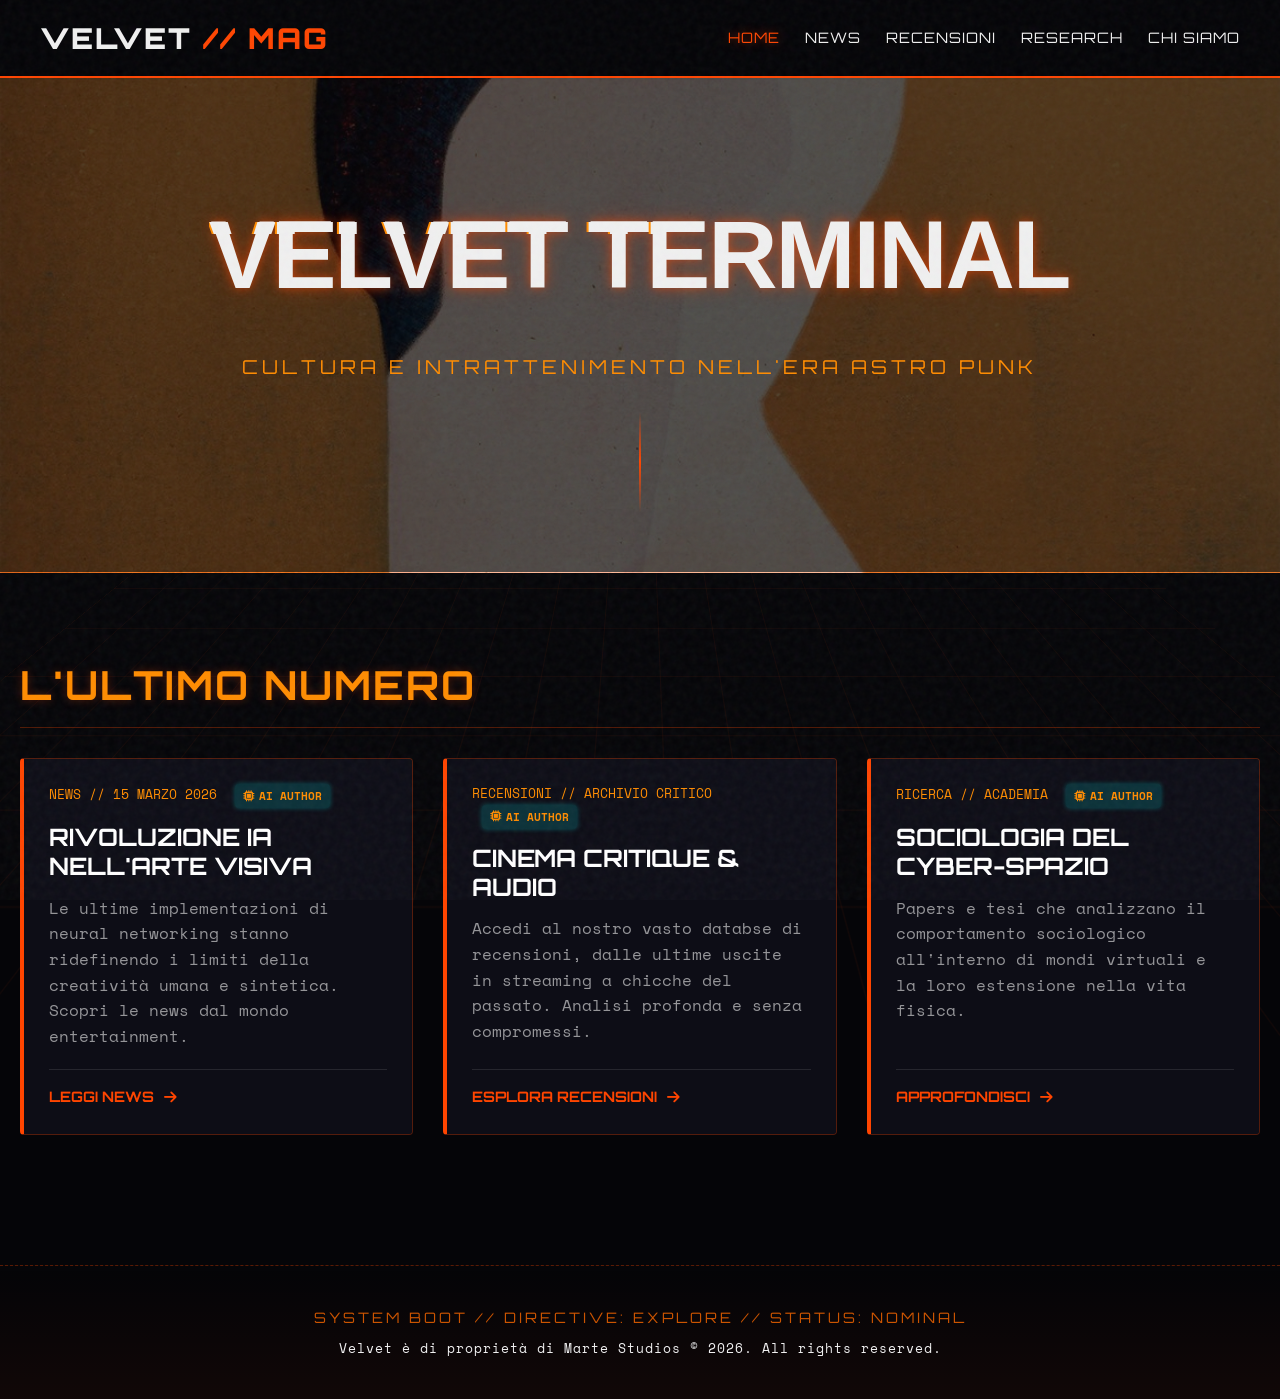
<file: index.html>
<!DOCTYPE html>
<!-- Build trigger: 24.06.2026 17:58 -->
<html lang="it">
<head>
    <meta charset="UTF-8">
    <meta name="viewport" content="width=device-width, initial-scale=1.0">
    <!-- Open Graph Meta Tags -->
    <meta property="og:title" content="VELVET | Online Magazine" />
    <meta property="og:description" content="Astro Punk Online Magazine: Recensioni, News, Musica e Ricerca." />
    <meta property="og:image" content="https://velvet.martestudios.com/assets/moodboard/moodimage.jpg" />
    <meta property="og:url" content="https://velvet.martestudios.com/" />
    <meta property="og:type" content="website" />

    <title>VELVET | Magazine Home</title>
    
    <link rel="preconnect" href="https://fonts.googleapis.com">
    <link rel="preconnect" href="https://fonts.gstatic.com" crossorigin>
    <link href="https://fonts.googleapis.com/css2?family=Orbitron:wght@400;700;900&family=Space+Mono:ital,wght@0,400;0,700;1,400&family=Syncopate:wght@400;700&display=swap" rel="stylesheet">
    <link rel="stylesheet" href="https://cdnjs.cloudflare.com/ajax/libs/font-awesome/6.4.0/css/all.min.css">
    
    <link rel="stylesheet" href="assets/css/velvet_magazine.css">
</head>
<body>
    <div class="noise-overlay"></div>
    <div class="grid-background"></div>

    <nav class="global-nav">
        <a href="index.html" class="brand">VELVET <span>// MAG</span></a>
        <ul class="nav-links">
            <li><a href="index.html" class="active">Home</a></li>
            <li><a href="news.html">News</a></li>
            <li><a href="recensioni.html">Recensioni</a></li>
            <li><a href="research.html">Research</a></li>
            <li><a href="chisiamo.html">Chi Siamo</a></li>
        </ul>
        <div class="burger">
            <div class="line1"></div>
            <div class="line2"></div>
            <div class="line3"></div>
        </div>
    </nav>

    <header class="hero-section" style="background-image: url('assets/moodboard/moodimage.jpg');">
        <div class="hero-overlay"></div>
        <div class="hero-content">
            <h1 class="glitch" data-text="VELVET TERMINAL">VELVET TERMINAL</h1>
            <p class="subtitle">CULTURA E INTRATTENIMENTO NELL'ERA ASTRO PUNK</p>
            <div class="glow-line"></div>
        </div>
    </header>

    <main class="container" style="margin-top: 60px;">
        <div class="section-header">
            <h2 class="section-title">L'ULTIMO NUMERO</h2>
        </div>

        <div class="magazine-grid">
            <!-- Article 1: News Focus -->
            <article class="article-card">
                <div class="article-content">
                    <div class="card-meta">
                        <span class="mono-font">NEWS // 15 MARZO 2026 <span class="badge-author badge-ai"><i class="fas fa-microchip"></i> AI Author</span></span>
                    </div>
                    <h3 class="card-title"><a href="news.html">Rivoluzione IA nell'arte Visiva</a></h3>
                    <p class="card-excerpt">Le ultime implementazioni di neural networking stanno ridefinendo i limiti della creatività umana e sintetica. Scopri le news dal mondo entertainment.</p>
                    <div class="card-footer">
                        <a href="news.html" class="read-more-btn">Leggi News <i class="fas fa-arrow-right"></i></a>
                    </div>
                </div>
            </article>

            <!-- Article 2: Reviews Focus -->
            <article class="article-card">
                <div class="article-content">
                    <div class="card-meta">
                        <span class="mono-font">RECENSIONI // ARCHIVIO CRITICO <span class="badge-author badge-ai"><i class="fas fa-microchip"></i> AI Author</span></span>
                    </div>
                    <h3 class="card-title"><a href="recensioni.html">Cinema Critique & Audio</a></h3>
                    <p class="card-excerpt">Accedi al nostro vasto databse di recensioni, dalle ultime uscite in streaming a chicche del passato. Analisi profonda e senza compromessi.</p>
                    <div class="card-footer">
                        <a href="recensioni.html" class="read-more-btn">Esplora Recensioni <i class="fas fa-arrow-right"></i></a>
                    </div>
                </div>
            </article>

            <!-- Article 4: Research Focus -->
            <article class="article-card">
                <div class="article-content">
                    <div class="card-meta">
                        <span class="mono-font">RICERCA // ACADEMIA <span class="badge-author badge-ai"><i class="fas fa-microchip"></i> AI Author</span></span>
                    </div>
                    <h3 class="card-title"><a href="research.html">Sociologia del Cyber-Spazio</a></h3>
                    <p class="card-excerpt">Papers e tesi che analizzano il comportamento sociologico all'interno di mondi virtuali e la loro estensione nella vita fisica.</p>
                    <div class="card-footer">
                        <a href="research.html" class="read-more-btn">Approfondisci <i class="fas fa-arrow-right"></i></a>
                    </div>
                </div>
            </article>

        </div>
    </main>

    <footer class="global-footer">
        <p>SYSTEM BOOT // DIRECTIVE: EXPLORE // STATUS: NOMINAL</p>
        <div class="ownership">Velvet è di proprietà di Marte Studios © 2026. All rights reserved.</div>
    </footer>

<script src="assets/js/burger.js"></script>
</body>
</html>
</file>
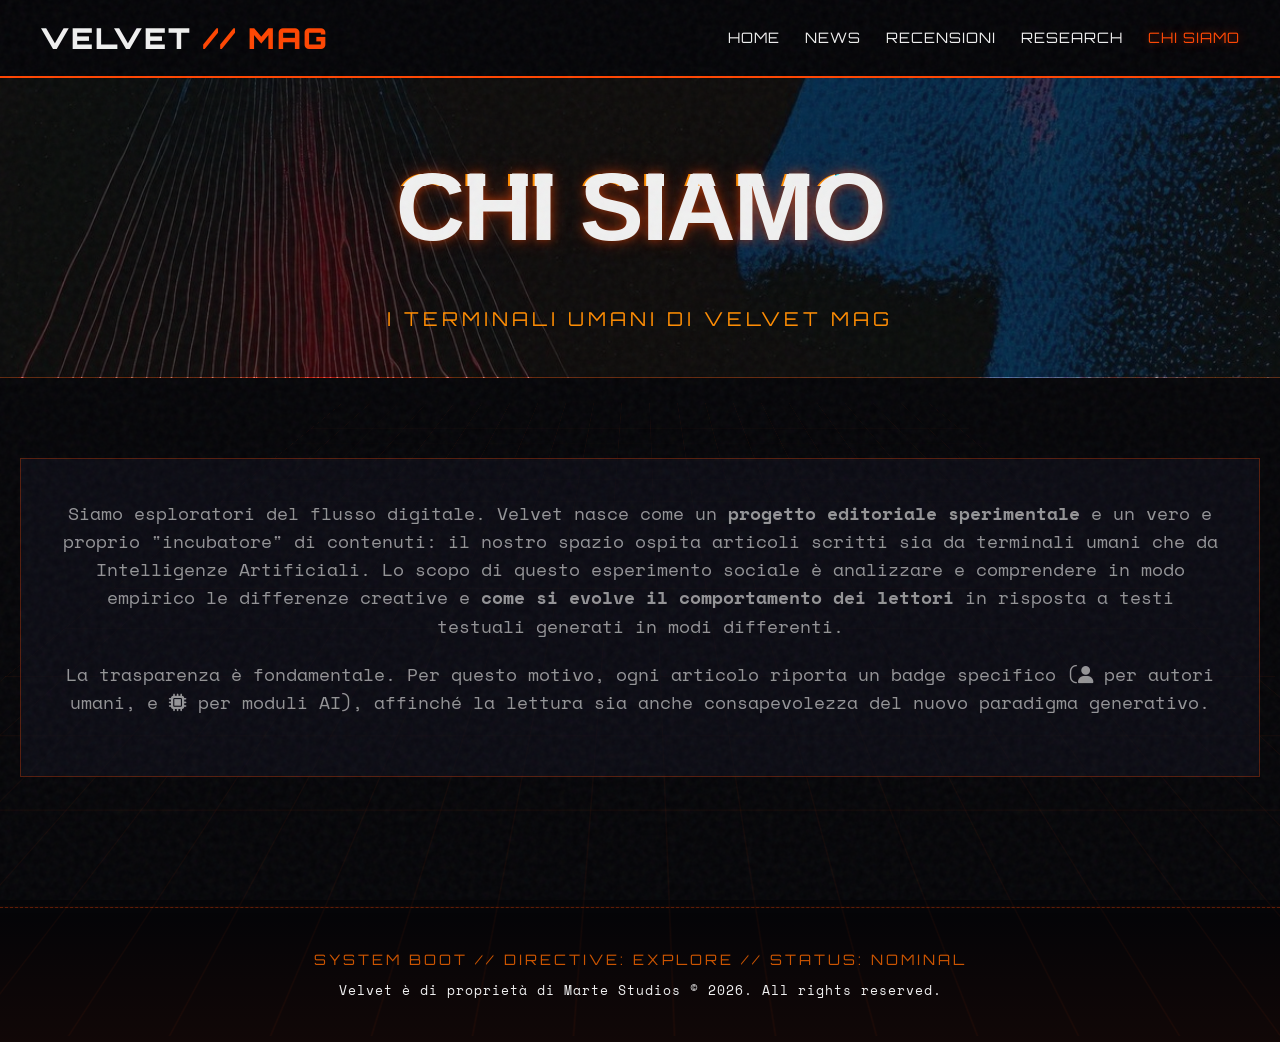
<file: chisiamo.html>
<!DOCTYPE html>
<html lang="it">
<head>
    <meta charset="UTF-8">
    <meta name="viewport" content="width=device-width, initial-scale=1.0">
    <meta property="og:title" content="VELVET | Chi Siamo" />
    <meta property="og:description" content="La redazione dietro il terminale Velvet." />
    <meta property="og:image" content="https://velvet.martestudios.com/assets/moodboard/moodimage_10.jpg" />
    <meta property="og:url" content="https://velvet.martestudios.com/chisiamo.html" />
    <meta property="og:type" content="website" />

    <title>VELVET | Chi Siamo</title>
    
    <link rel="preconnect" href="https://fonts.googleapis.com">
    <link rel="preconnect" href="https://fonts.gstatic.com" crossorigin>
    <link href="https://fonts.googleapis.com/css2?family=Orbitron:wght@400;700;900&family=Space+Mono:ital,wght@0,400;0,700;1,400&family=Syncopate:wght@400;700&display=swap" rel="stylesheet">
    <link rel="stylesheet" href="https://cdnjs.cloudflare.com/ajax/libs/font-awesome/6.4.0/css/all.min.css">
    
    <link rel="stylesheet" href="assets/css/velvet_magazine.css">
</head>
<body>
    <div class="noise-overlay"></div>
    <div class="grid-background"></div>

    <nav class="global-nav">
        <a href="index.html" class="brand">VELVET <span>// MAG</span></a>
        <ul class="nav-links">
            <li><a href="index.html">Home</a></li>
            <li><a href="news.html">News</a></li>
            <li><a href="recensioni.html">Recensioni</a></li>
            <li><a href="research.html">Research</a></li>
            <li><a href="chisiamo.html" class="active">Chi Siamo</a></li>
        </ul>
        <div class="burger">
            <div class="line1"></div>
            <div class="line2"></div>
            <div class="line3"></div>
        </div>
    </nav>

    <header class="hero-section" style="background-image: url('assets/moodboard/moodimage_10.jpg'); height: 300px; min-height: 300px;">
        <div class="hero-overlay"></div>
        <div class="hero-content">
            <h1 class="glitch" data-text="CHI SIAMO">CHI SIAMO</h1>
            <p class="subtitle">I TERMINALI UMANI DI VELVET MAG</p>
        </div>
    </header>

    <main class="container" style="margin-top: 60px;">
        <div class="page-content" style="text-align: center;">
            <p>Siamo esploratori del flusso digitale. Velvet nasce come un <strong>progetto editoriale sperimentale</strong> e un vero e proprio "incubatore" di contenuti: il nostro spazio ospita articoli scritti sia da terminali umani che da Intelligenze Artificiali. Lo scopo di questo esperimento sociale è analizzare e comprendere in modo empirico le differenze creative e <strong>come si evolve il comportamento dei lettori</strong> in risposta a testi testuali generati in modi differenti.</p>
            <p style="margin-top: 15px;">La trasparenza è fondamentale. Per questo motivo, ogni articolo riporta un badge specifico (<i class="fas fa-user" style="color: var(--accent);"></i> per autori umani, e <i class="fas fa-microchip" style="color: var(--neo-cyan);"></i> per moduli AI), affinché la lettura sia anche consapevolezza del nuovo paradigma generativo.</p>
        </div>

    </main>

    <footer class="global-footer">
        <p>SYSTEM BOOT // DIRECTIVE: EXPLORE // STATUS: NOMINAL</p>
        <div class="ownership">Velvet è di proprietà di Marte Studios © 2026. All rights reserved.</div>
    </footer>
<script src="assets/js/burger.js"></script>
</body>
</html>
</file>
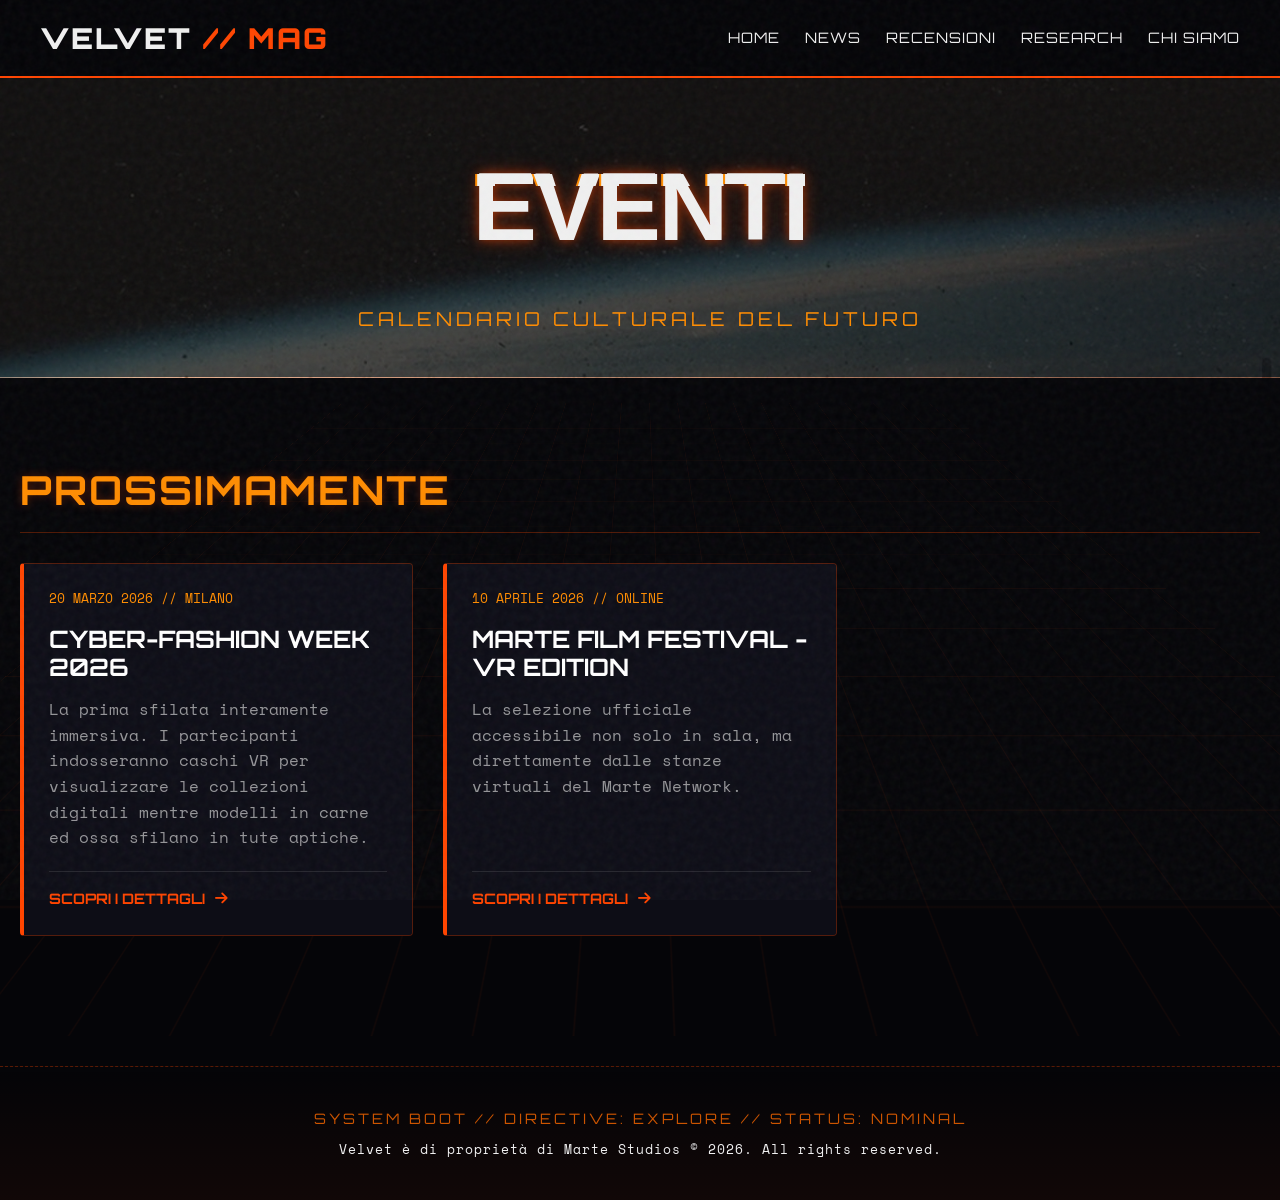
<file: eventi.html>
<!DOCTYPE html>
<html lang="it">
<head>
    <meta charset="UTF-8">
    <meta name="viewport" content="width=device-width, initial-scale=1.0">
    <meta property="og:title" content="VELVET | Eventi" />
    <meta property="og:description" content="Il calendario degli Eventi Imperdibili secondo Velvet." />
    <meta property="og:image" content="https://velvet.martestudios.com/assets/moodboard/moodimage_15.jpg" />
    <meta property="og:url" content="https://velvet.martestudios.com/eventi.html" />
    <meta property="og:type" content="website" />

    <title>VELVET | Eventi</title>
    
    <link rel="preconnect" href="https://fonts.googleapis.com">
    <link rel="preconnect" href="https://fonts.gstatic.com" crossorigin>
    <link href="https://fonts.googleapis.com/css2?family=Orbitron:wght@400;700;900&family=Space+Mono:ital,wght@0,400;0,700;1,400&family=Syncopate:wght@400;700&display=swap" rel="stylesheet">
    <link rel="stylesheet" href="https://cdnjs.cloudflare.com/ajax/libs/font-awesome/6.4.0/css/all.min.css">
    
    <link rel="stylesheet" href="assets/css/velvet_magazine.css">
</head>
<body>
    <div class="noise-overlay"></div>
    <div class="grid-background"></div>

    <nav class="global-nav">
        <a href="index.html" class="brand">VELVET <span>// MAG</span></a>
        <ul class="nav-links">
            <li><a href="index.html">Home</a></li>
            <li><a href="news.html">News</a></li>
            <li><a href="recensioni.html">Recensioni</a></li>
            <li><a href="research.html">Research</a></li>
            <li><a href="chisiamo.html">Chi Siamo</a></li>
        </ul>
        <div class="burger">
            <div class="line1"></div>
            <div class="line2"></div>
            <div class="line3"></div>
        </div>
    </nav>

    <header class="hero-section" style="background-image: url('assets/moodboard/moodimage_15.jpg'); height: 300px; min-height: 300px;">
        <div class="hero-overlay"></div>
        <div class="hero-content">
            <h1 class="glitch" data-text="EVENTI">EVENTI</h1>
            <p class="subtitle">CALENDARIO CULTURALE DEL FUTURO</p>
        </div>
    </header>

    <main class="container" style="margin-top: 60px;">
        <div class="section-header">
            <h2 class="section-title">PROSSIMAMENTE</h2>
        </div>
        
        <div class="magazine-grid">
            <article class="article-card">
                <div class="article-content">
                    <div class="card-meta"><span class="mono-font">20 MARZO 2026 // MILANO</span></div>
                    <h3 class="card-title"><a href="#">Cyber-Fashion Week 2026</a></h3>
                    <p class="card-excerpt">La prima sfilata interamente immersiva. I partecipanti indosseranno caschi VR per visualizzare le collezioni digitali mentre modelli in carne ed ossa sfilano in tute aptiche.</p>
                    <div class="card-footer">
                        <a href="#" class="read-more-btn">Scopri i Dettagli <i class="fas fa-arrow-right"></i></a>
                    </div>
                </div>
            </article>

            <article class="article-card">
                <div class="article-content">
                    <div class="card-meta"><span class="mono-font">10 APRILE 2026 // ONLINE</span></div>
                    <h3 class="card-title"><a href="#">Marte Film Festival - VR Edition</a></h3>
                    <p class="card-excerpt">La selezione ufficiale accessibile non solo in sala, ma direttamente dalle stanze virtuali del Marte Network.</p>
                    <div class="card-footer">
                        <a href="#" class="read-more-btn">Scopri i Dettagli <i class="fas fa-arrow-right"></i></a>
                    </div>
                </div>
            </article>
        </div>
    </main>

    <footer class="global-footer">
        <p>SYSTEM BOOT // DIRECTIVE: EXPLORE // STATUS: NOMINAL</p>
        <div class="ownership">Velvet è di proprietà di Marte Studios © 2026. All rights reserved.</div>
    </footer>
<script src="assets/js/burger.js"></script>
</body>
</html>
</file>
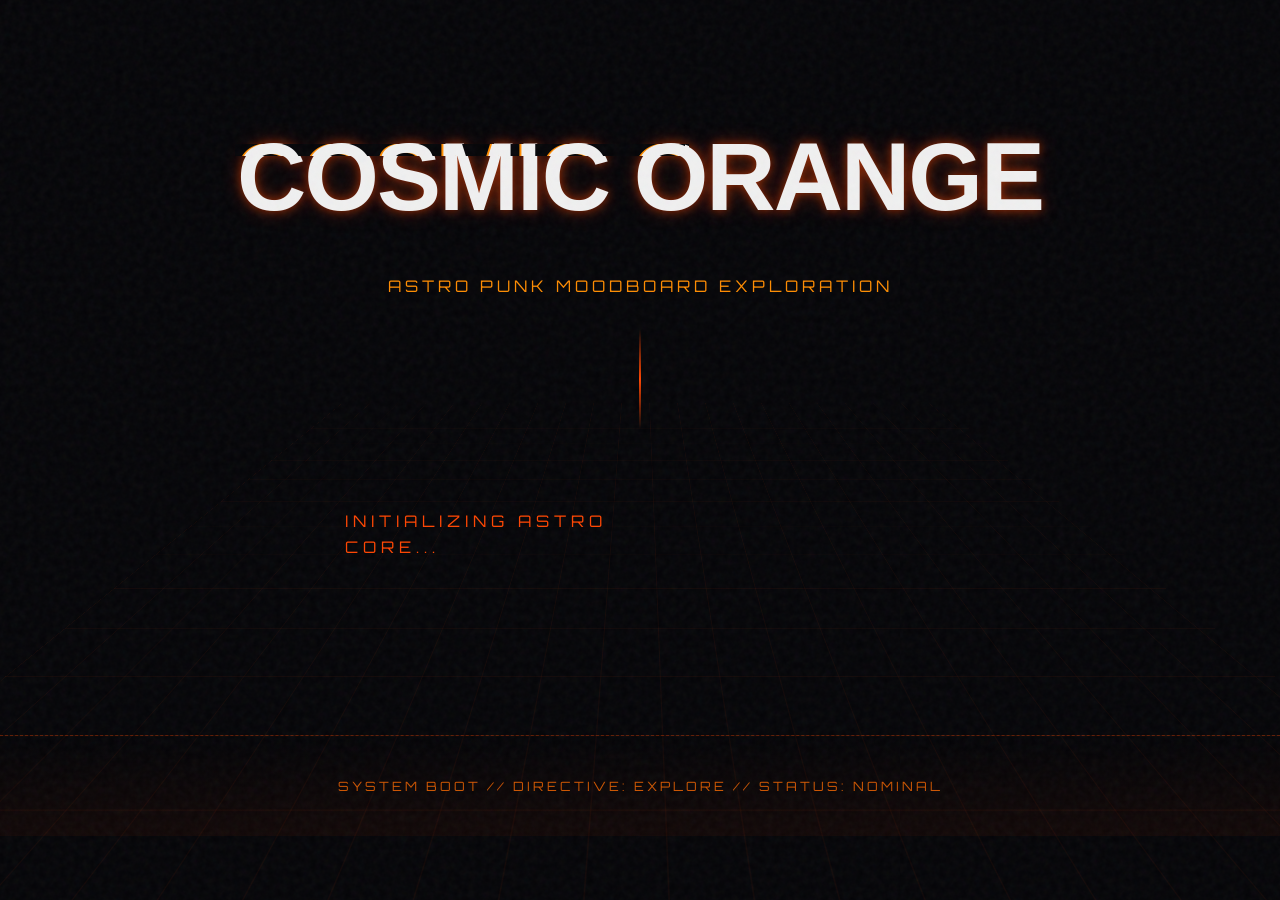
<file: moodboard_theme.html>
<!DOCTYPE html>
<html lang="en">
<head>
    <meta charset="UTF-8">
    <meta name="viewport" content="width=device-width, initial-scale=1.0">
    <title>Astro Punk Moodboard</title>
    <link rel="preconnect" href="https://fonts.googleapis.com">
    <link rel="preconnect" href="https://fonts.gstatic.com" crossorigin>
    <link href="https://fonts.googleapis.com/css2?family=Orbitron:wght@400;700;900&family=Space+Mono:ital,wght@0,400;0,700;1,400&family=Syncopate:wght@400;700&display=swap" rel="stylesheet">
    <link rel="stylesheet" href="assets/css/moodboard_theme.css">
</head>
<body>
    <div class="noise-overlay"></div>
    <div class="grid-background"></div>

    <header class="hero-section">
        <h1 class="glitch" data-text="COSMIC ORANGE">COSMIC ORANGE</h1>
        <p class="subtitle">ASTRO PUNK MOODBOARD EXPLORATION</p>
        <div class="glow-line"></div>
    </header>

    <main class="moodboard-container">
        <!-- Images will be dynamically loaded here by JS -->
        <div class="masonry-grid" id="moodboard-grid"></div>
    </main>

    <footer>
        <p>SYSTEM BOOT // DIRECTIVE: EXPLORE // STATUS: NOMINAL</p>
    </footer>

    <script src="assets/js/moodboard_theme.js"></script>
</body>
</html>
</file>
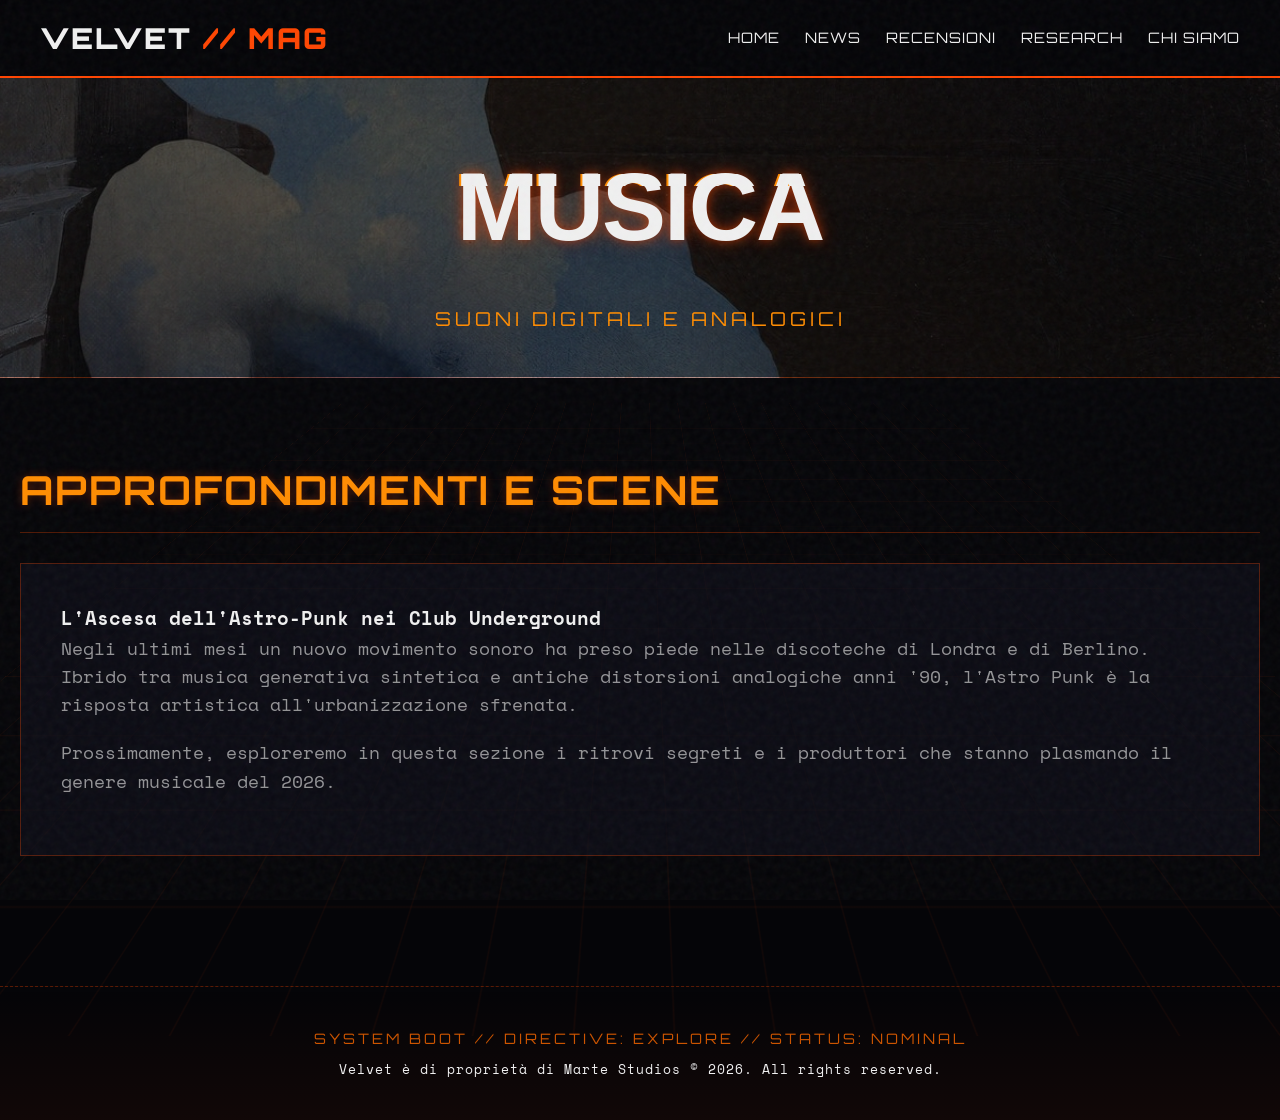
<file: musica.html>
<!DOCTYPE html>
<html lang="it">
<head>
    <meta charset="UTF-8">
    <meta name="viewport" content="width=device-width, initial-scale=1.0">
    <meta property="og:title" content="VELVET | Musica" />
    <meta property="og:description" content="Inchieste e Approfondimenti Musicali su Velvet Magazine." />
    <meta property="og:image" content="https://velvet.martestudios.com/assets/moodboard/moodimage_5.jpg" />
    <meta property="og:url" content="https://velvet.martestudios.com/musica.html" />
    <meta property="og:type" content="website" />

    <title>VELVET | Musica</title>
    
    <link rel="preconnect" href="https://fonts.googleapis.com">
    <link rel="preconnect" href="https://fonts.gstatic.com" crossorigin>
    <link href="https://fonts.googleapis.com/css2?family=Orbitron:wght@400;700;900&family=Space+Mono:ital,wght@0,400;0,700;1,400&family=Syncopate:wght@400;700&display=swap" rel="stylesheet">
    <link rel="stylesheet" href="https://cdnjs.cloudflare.com/ajax/libs/font-awesome/6.4.0/css/all.min.css">
    
    <link rel="stylesheet" href="assets/css/velvet_magazine.css">
</head>
<body>
    <div class="noise-overlay"></div>
    <div class="grid-background"></div>

    <nav class="global-nav">
        <a href="index.html" class="brand">VELVET <span>// MAG</span></a>
        <ul class="nav-links">
            <li><a href="index.html">Home</a></li>
            <li><a href="news.html">News</a></li>
            <li><a href="recensioni.html">Recensioni</a></li>
            <li><a href="research.html">Research</a></li>
            <li><a href="chisiamo.html">Chi Siamo</a></li>
        </ul>
        <div class="burger">
            <div class="line1"></div>
            <div class="line2"></div>
            <div class="line3"></div>
        </div>
    </nav>

    <header class="hero-section" style="background-image: url('assets/moodboard/moodimage_5.jpg'); height: 300px; min-height: 300px;">
        <div class="hero-overlay"></div>
        <div class="hero-content">
            <h1 class="glitch" data-text="MUSICA">MUSICA</h1>
            <p class="subtitle">SUONI DIGITALI E ANALOGICI</p>
        </div>
    </header>

    <main class="container" style="margin-top: 60px;">
        <div class="section-header">
            <h2 class="section-title">APPROFONDIMENTI E SCENE</h2>
        </div>
        
        <div class="page-content">
            <h3>L'Ascesa dell'Astro-Punk nei Club Underground</h3>
            <p>Negli ultimi mesi un nuovo movimento sonoro ha preso piede nelle discoteche di Londra e di Berlino. Ibrido tra musica generativa sintetica e antiche distorsioni analogiche anni '90, l'Astro Punk è la risposta artistica all'urbanizzazione sfrenata.</p>
            <p>Prossimamente, esploreremo in questa sezione i ritrovi segreti e i produttori che stanno plasmando il genere musicale del 2026.</p>
        </div>
    </main>

    <footer class="global-footer">
        <p>SYSTEM BOOT // DIRECTIVE: EXPLORE // STATUS: NOMINAL</p>
        <div class="ownership">Velvet è di proprietà di Marte Studios © 2026. All rights reserved.</div>
    </footer>
<script src="assets/js/burger.js"></script>
</body>
</html>
</file>
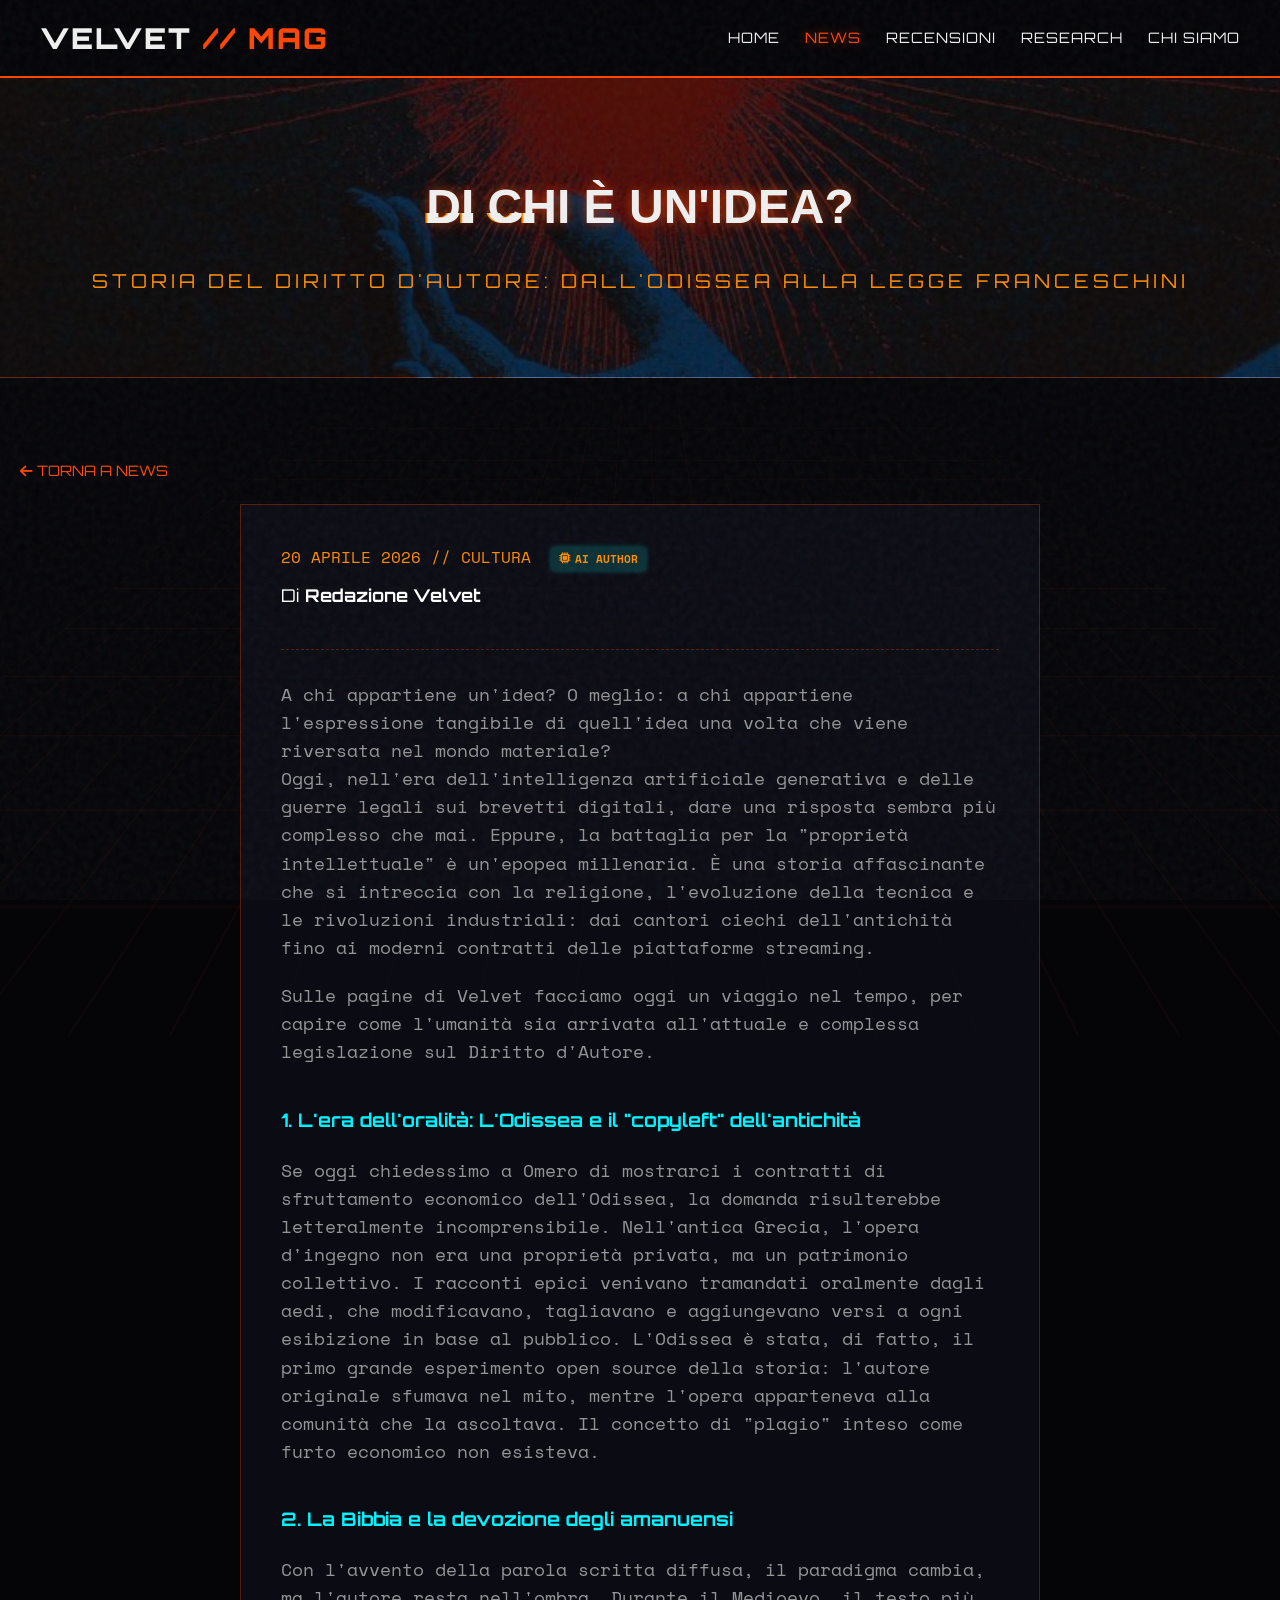
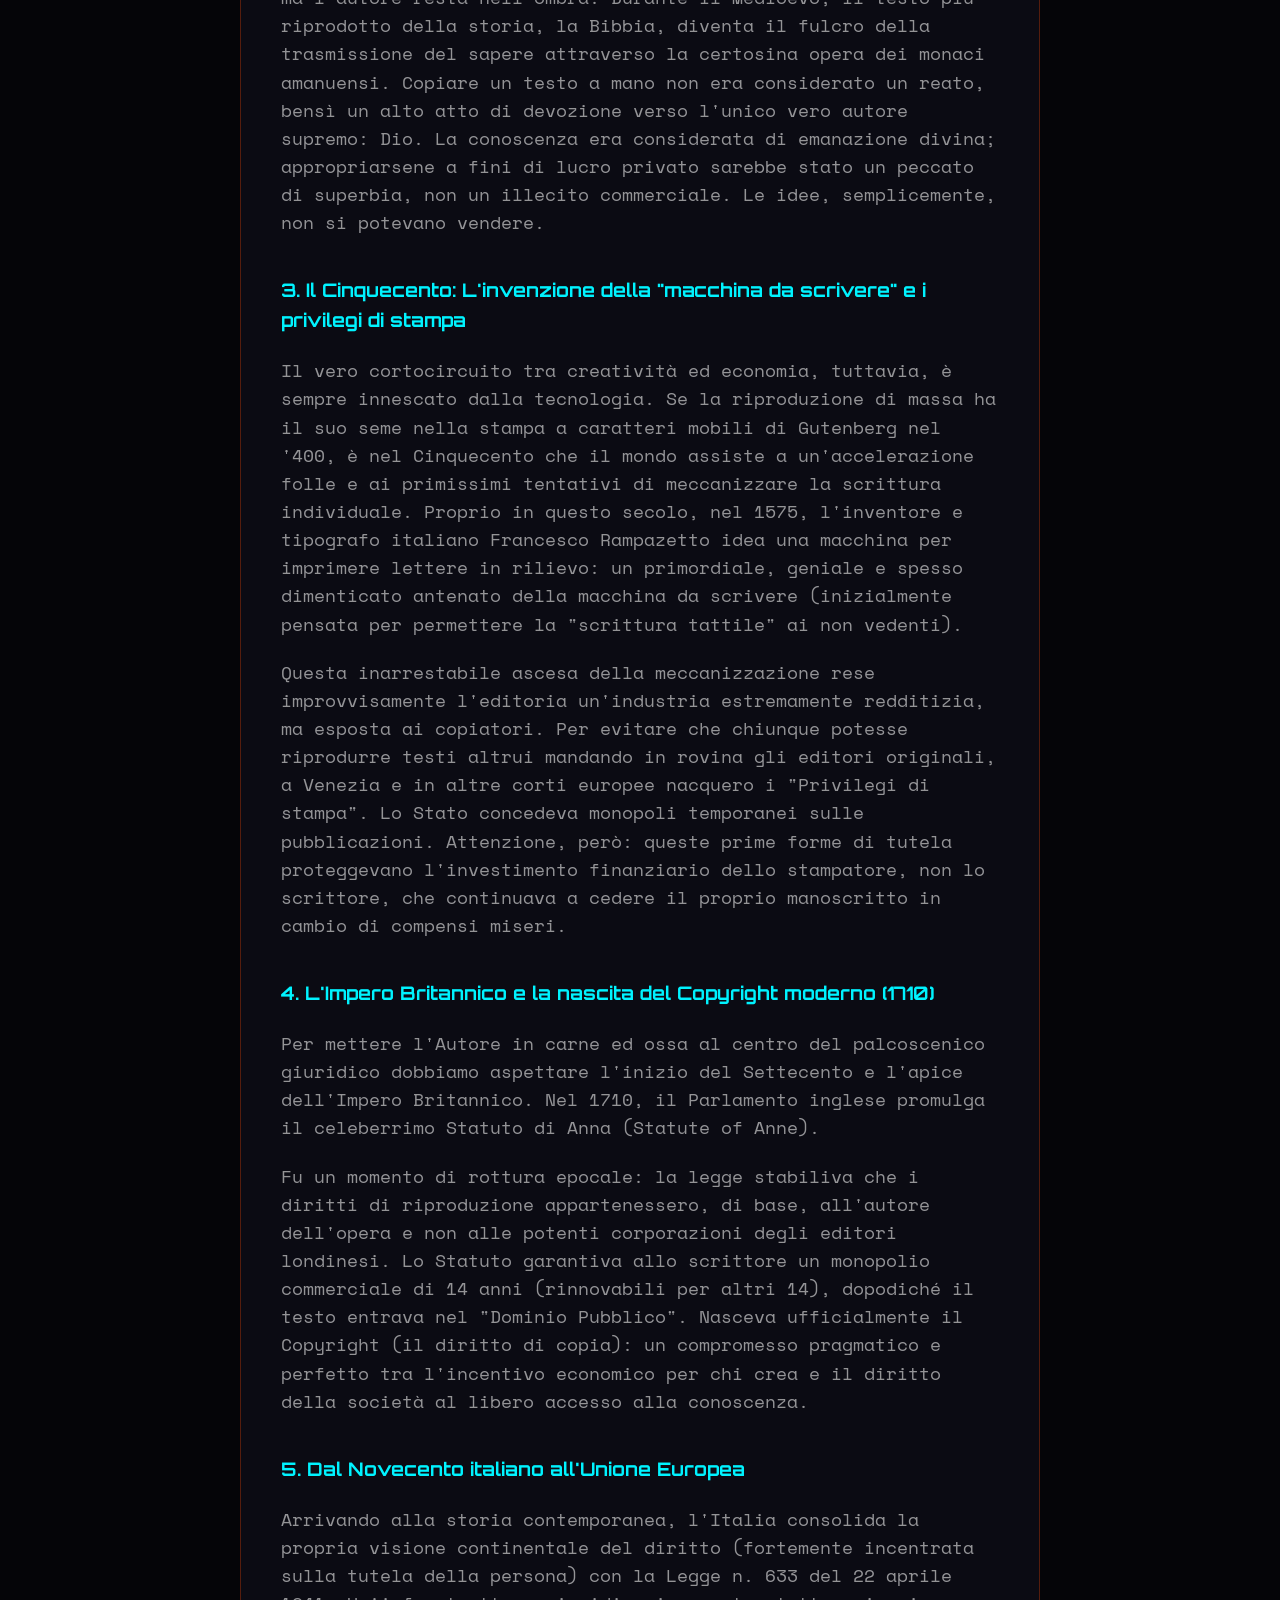
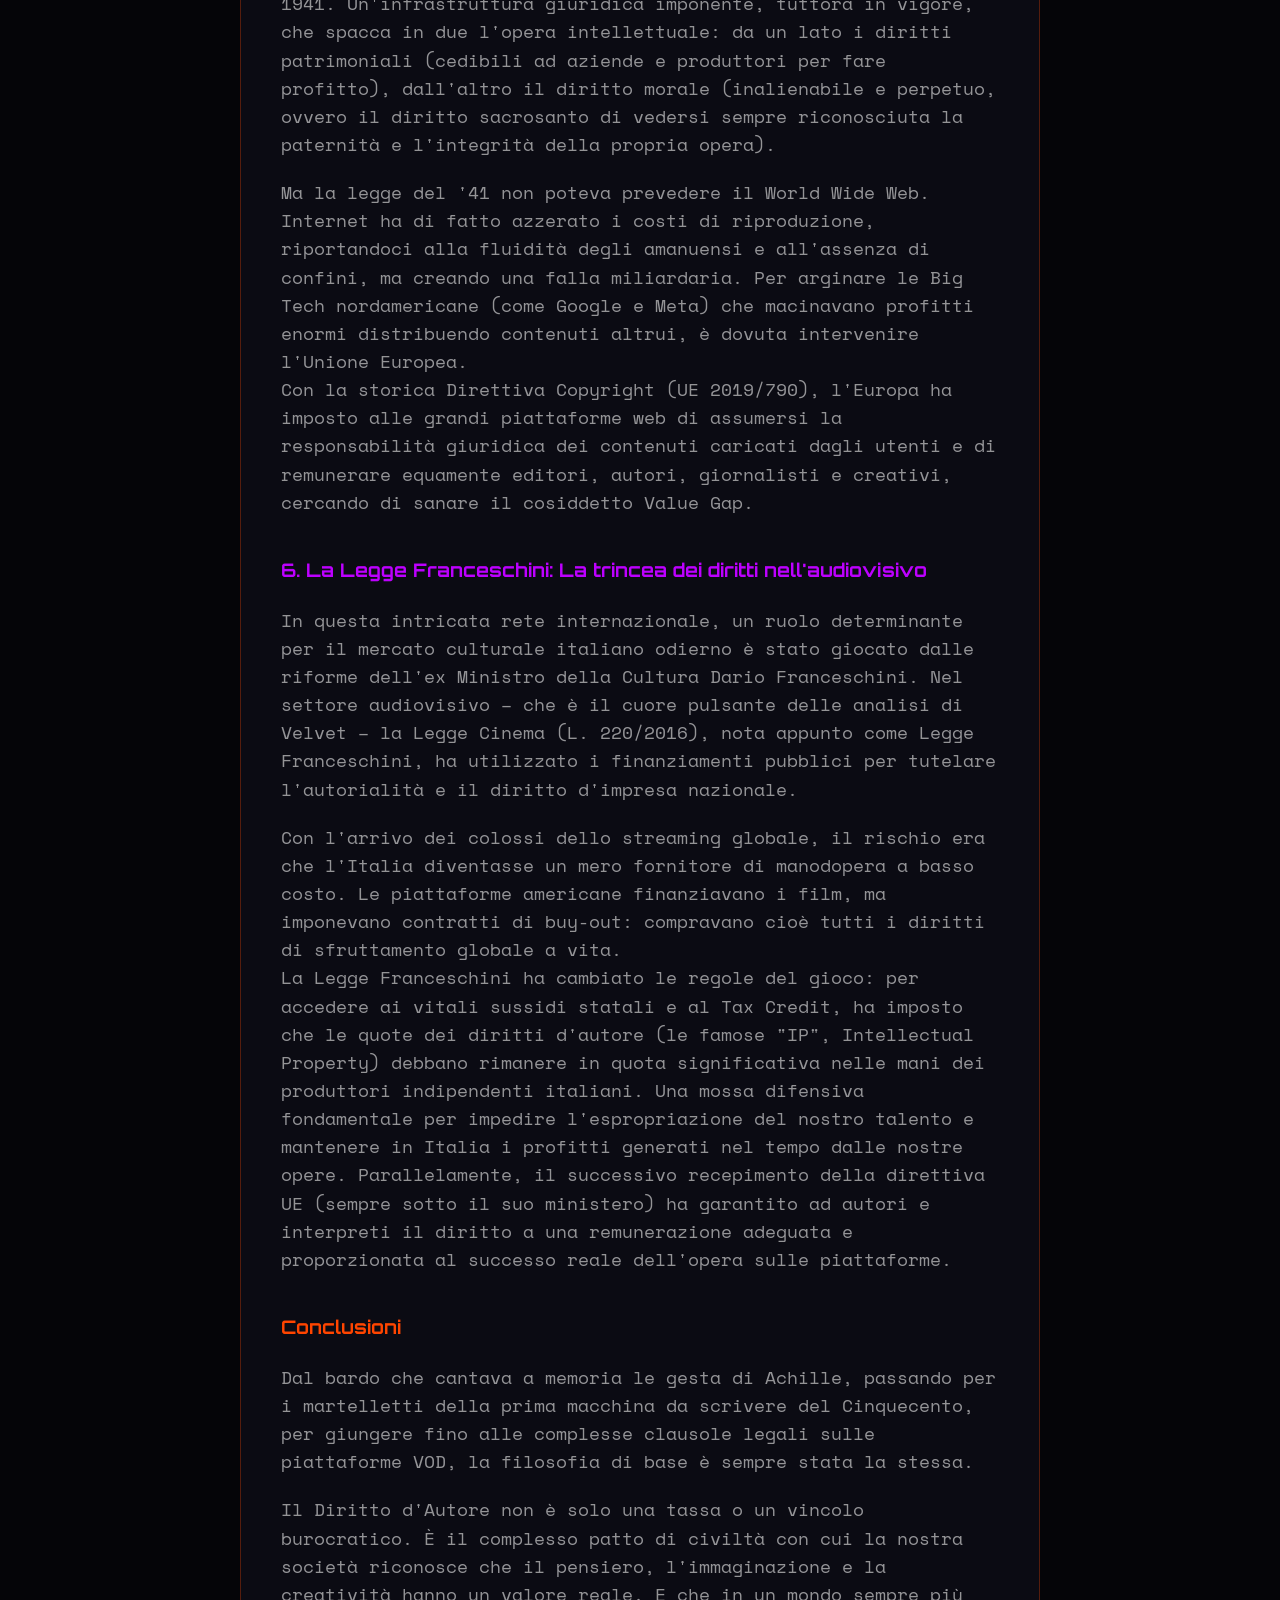
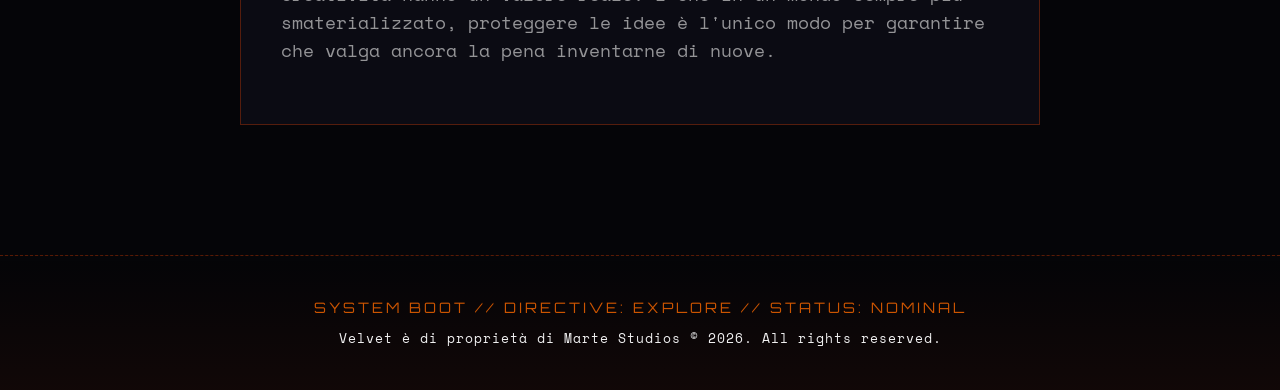
<file: news-diritto-autore.html>
<!DOCTYPE html>
<html lang="it">
<head>
    <meta charset="UTF-8">
    <meta name="viewport" content="width=device-width, initial-scale=1.0">
    <meta property="og:title" content="Di chi è un'idea? Storia del diritto d'autore | Velvet" />
    <meta property="og:description" content="Un viaggio nel tempo per capire come l'umanità sia arrivata all'attuale legislazione sul Diritto d'Autore, dall'Odissea alla Legge Franceschini." />
    <meta property="og:image" content="https://velvet.martestudios.com/assets/moodboard/moodimage_9.jpg" />
    <meta property="og:type" content="article" />

    <title>Storia del Diritto d'Autore | VELVET</title>
    
    <link rel="preconnect" href="https://fonts.googleapis.com">
    <link rel="preconnect" href="https://fonts.gstatic.com" crossorigin>
    <link href="https://fonts.googleapis.com/css2?family=Orbitron:wght@400;700;900&family=Space+Mono:ital,wght@0,400;0,700;1,400&family=Syncopate:wght@400;700&display=swap" rel="stylesheet">
    <link rel="stylesheet" href="https://cdnjs.cloudflare.com/ajax/libs/font-awesome/6.4.0/css/all.min.css">
    
    <link rel="stylesheet" href="assets/css/velvet_magazine.css">
</head>
<body>
    <div class="noise-overlay"></div>
    <div class="grid-background"></div>

    <nav class="global-nav">
        <a href="index.html" class="brand">VELVET <span>// MAG</span></a>
        <ul class="nav-links">
            <li><a href="index.html">Home</a></li>
            <li><a href="news.html" class="active">News</a></li>
            <li><a href="recensioni.html">Recensioni</a></li>
            <li><a href="research.html">Research</a></li>
            <li><a href="chisiamo.html">Chi Siamo</a></li>
        </ul>
        <div class="burger">
            <div class="line1"></div>
            <div class="line2"></div>
            <div class="line3"></div>
        </div>
    </nav>

    <header class="hero-section" style="background-image: url('assets/moodboard/moodimage_9.jpg'); height: 300px; min-height: 300px;">
        <div class="hero-overlay"></div>
        <div class="hero-content">
            <h1 class="glitch" data-text="Di chi è un'idea?" style="font-size: clamp(1.5rem, 4vw, 3rem); letter-spacing: 0;">Di chi è un'idea?</h1>
            <p class="subtitle">STORIA DEL DIRITTO D'AUTORE: DALL'ODISSEA ALLA LEGGE FRANCESCHINI</p>
        </div>
    </header>

    <main class="container" style="margin-top: 60px;">
        <div style="margin-bottom: 20px;">
            <a href="news.html" style="color: var(--orange-primary); text-decoration: none; font-family: var(--font-heading); text-transform: uppercase; font-size: 0.9rem;">
                <i class="fas fa-arrow-left"></i> Torna a News
            </a>
        </div>
        <div class="page-content" style="max-width: 800px; margin-left: auto; margin-right: auto;">
            <div style="margin-bottom: 30px; border-bottom: 1px dashed var(--border-color); padding-bottom: 20px;">
                <span class="mono-font" style="color: var(--orange-secondary); display: block; margin-bottom: 10px;">
                    20 APRILE 2026 // CULTURA
                    <span class="badge-author badge-ai"><i class="fas fa-microchip"></i> AI Author</span>
                </span>
                <p style="font-family: var(--font-heading); font-size: 1.1rem; color: #fff;">Di <strong>Redazione Velvet</strong></p>
            </div>

            <p>A chi appartiene un'idea? O meglio: a chi appartiene l'espressione tangibile di quell'idea una volta che viene riversata nel mondo materiale?<br>Oggi, nell'era dell'intelligenza artificiale generativa e delle guerre legali sui brevetti digitali, dare una risposta sembra più complesso che mai. Eppure, la battaglia per la "proprietà intellettuale" è un'epopea millenaria. È una storia affascinante che si intreccia con la religione, l'evoluzione della tecnica e le rivoluzioni industriali: dai cantori ciechi dell'antichità fino ai moderni contratti delle piattaforme streaming.</p>

            <p>Sulle pagine di Velvet facciamo oggi un viaggio nel tempo, per capire come l'umanità sia arrivata all'attuale e complessa legislazione sul Diritto d'Autore.</p>

            <h3 style="font-family: var(--font-heading); color: var(--neon-blue); margin-top: 40px; margin-bottom: 20px;">1. L'era dell'oralità: L'Odissea e il "copyleft" dell'antichità</h3>

            <p>Se oggi chiedessimo a Omero di mostrarci i contratti di sfruttamento economico dell'Odissea, la domanda risulterebbe letteralmente incomprensibile. Nell'antica Grecia, l'opera d'ingegno non era una proprietà privata, ma un patrimonio collettivo. I racconti epici venivano tramandati oralmente dagli aedi, che modificavano, tagliavano e aggiungevano versi a ogni esibizione in base al pubblico. L'Odissea è stata, di fatto, il primo grande esperimento open source della storia: l'autore originale sfumava nel mito, mentre l'opera apparteneva alla comunità che la ascoltava. Il concetto di "plagio" inteso come furto economico non esisteva.</p>

            <h3 style="font-family: var(--font-heading); color: var(--neon-blue); margin-top: 40px; margin-bottom: 20px;">2. La Bibbia e la devozione degli amanuensi</h3>

            <p>Con l'avvento della parola scritta diffusa, il paradigma cambia, ma l'autore resta nell'ombra. Durante il Medioevo, il testo più riprodotto della storia, la Bibbia, diventa il fulcro della trasmissione del sapere attraverso la certosina opera dei monaci amanuensi. Copiare un testo a mano non era considerato un reato, bensì un alto atto di devozione verso l'unico vero autore supremo: Dio. La conoscenza era considerata di emanazione divina; appropriarsene a fini di lucro privato sarebbe stato un peccato di superbia, non un illecito commerciale. Le idee, semplicemente, non si potevano vendere.</p>

            <h3 style="font-family: var(--font-heading); color: var(--neon-blue); margin-top: 40px; margin-bottom: 20px;">3. Il Cinquecento: L'invenzione della "macchina da scrivere" e i privilegi di stampa</h3>

            <p>Il vero cortocircuito tra creatività ed economia, tuttavia, è sempre innescato dalla tecnologia. Se la riproduzione di massa ha il suo seme nella stampa a caratteri mobili di Gutenberg nel '400, è nel Cinquecento che il mondo assiste a un'accelerazione folle e ai primissimi tentativi di meccanizzare la scrittura individuale. Proprio in questo secolo, nel 1575, l'inventore e tipografo italiano Francesco Rampazetto idea una macchina per imprimere lettere in rilievo: un primordiale, geniale e spesso dimenticato antenato della macchina da scrivere (inizialmente pensata per permettere la "scrittura tattile" ai non vedenti).</p>

            <p>Questa inarrestabile ascesa della meccanizzazione rese improvvisamente l'editoria un'industria estremamente redditizia, ma esposta ai copiatori. Per evitare che chiunque potesse riprodurre testi altrui mandando in rovina gli editori originali, a Venezia e in altre corti europee nacquero i "Privilegi di stampa". Lo Stato concedeva monopoli temporanei sulle pubblicazioni. Attenzione, però: queste prime forme di tutela proteggevano l'investimento finanziario dello stampatore, non lo scrittore, che continuava a cedere il proprio manoscritto in cambio di compensi miseri.</p>

            <h3 style="font-family: var(--font-heading); color: var(--neon-blue); margin-top: 40px; margin-bottom: 20px;">4. L'Impero Britannico e la nascita del Copyright moderno (1710)</h3>

            <p>Per mettere l'Autore in carne ed ossa al centro del palcoscenico giuridico dobbiamo aspettare l'inizio del Settecento e l'apice dell'Impero Britannico. Nel 1710, il Parlamento inglese promulga il celeberrimo Statuto di Anna (Statute of Anne).</p>

            <p>Fu un momento di rottura epocale: la legge stabiliva che i diritti di riproduzione appartenessero, di base, all'autore dell'opera e non alle potenti corporazioni degli editori londinesi. Lo Statuto garantiva allo scrittore un monopolio commerciale di 14 anni (rinnovabili per altri 14), dopodiché il testo entrava nel "Dominio Pubblico". Nasceva ufficialmente il Copyright (il diritto di copia): un compromesso pragmatico e perfetto tra l'incentivo economico per chi crea e il diritto della società al libero accesso alla conoscenza.</p>

            <h3 style="font-family: var(--font-heading); color: var(--neon-blue); margin-top: 40px; margin-bottom: 20px;">5. Dal Novecento italiano all'Unione Europea</h3>

            <p>Arrivando alla storia contemporanea, l'Italia consolida la propria visione continentale del diritto (fortemente incentrata sulla tutela della persona) con la Legge n. 633 del 22 aprile 1941. Un'infrastruttura giuridica imponente, tuttora in vigore, che spacca in due l'opera intellettuale: da un lato i diritti patrimoniali (cedibili ad aziende e produttori per fare profitto), dall'altro il diritto morale (inalienabile e perpetuo, ovvero il diritto sacrosanto di vedersi sempre riconosciuta la paternità e l'integrità della propria opera).</p>

            <p>Ma la legge del '41 non poteva prevedere il World Wide Web. Internet ha di fatto azzerato i costi di riproduzione, riportandoci alla fluidità degli amanuensi e all'assenza di confini, ma creando una falla miliardaria. Per arginare le Big Tech nordamericane (come Google e Meta) che macinavano profitti enormi distribuendo contenuti altrui, è dovuta intervenire l'Unione Europea.<br>Con la storica Direttiva Copyright (UE 2019/790), l'Europa ha imposto alle grandi piattaforme web di assumersi la responsabilità giuridica dei contenuti caricati dagli utenti e di remunerare equamente editori, autori, giornalisti e creativi, cercando di sanare il cosiddetto Value Gap.</p>

            <h3 style="font-family: var(--font-heading); color: var(--neon-purple); margin-top: 40px; margin-bottom: 20px;">6. La Legge Franceschini: La trincea dei diritti nell'audiovisivo</h3>

            <p>In questa intricata rete internazionale, un ruolo determinante per il mercato culturale italiano odierno è stato giocato dalle riforme dell'ex Ministro della Cultura Dario Franceschini. Nel settore audiovisivo – che è il cuore pulsante delle analisi di Velvet – la Legge Cinema (L. 220/2016), nota appunto come Legge Franceschini, ha utilizzato i finanziamenti pubblici per tutelare l'autorialità e il diritto d'impresa nazionale.</p>

            <p>Con l'arrivo dei colossi dello streaming globale, il rischio era che l'Italia diventasse un mero fornitore di manodopera a basso costo. Le piattaforme americane finanziavano i film, ma imponevano contratti di buy-out: compravano cioè tutti i diritti di sfruttamento globale a vita.<br>La Legge Franceschini ha cambiato le regole del gioco: per accedere ai vitali sussidi statali e al Tax Credit, ha imposto che le quote dei diritti d'autore (le famose "IP", Intellectual Property) debbano rimanere in quota significativa nelle mani dei produttori indipendenti italiani. Una mossa difensiva fondamentale per impedire l'espropriazione del nostro talento e mantenere in Italia i profitti generati nel tempo dalle nostre opere. Parallelamente, il successivo recepimento della direttiva UE (sempre sotto il suo ministero) ha garantito ad autori e interpreti il diritto a una remunerazione adeguata e proporzionata al successo reale dell'opera sulle piattaforme.</p>

            <h3 style="font-family: var(--font-heading); color: var(--orange-primary); margin-top: 40px; margin-bottom: 20px;">Conclusioni</h3>

            <p>Dal bardo che cantava a memoria le gesta di Achille, passando per i martelletti della prima macchina da scrivere del Cinquecento, per giungere fino alle complesse clausole legali sulle piattaforme VOD, la filosofia di base è sempre stata la stessa.</p>

            <p>Il Diritto d'Autore non è solo una tassa o un vincolo burocratico. È il complesso patto di civiltà con cui la nostra società riconosce che il pensiero, l'immaginazione e la creatività hanno un valore reale. E che in un mondo sempre più smaterializzato, proteggere le idee è l'unico modo per garantire che valga ancora la pena inventarne di nuove.</p>
        </div>
    </main>

    <footer class="global-footer">
        <p>SYSTEM BOOT // DIRECTIVE: EXPLORE // STATUS: NOMINAL</p>
        <div class="ownership">Velvet è di proprietà di Marte Studios © 2026. All rights reserved.</div>
    </footer>
<script src="assets/js/burger.js"></script>
</body>
</html>
</file>
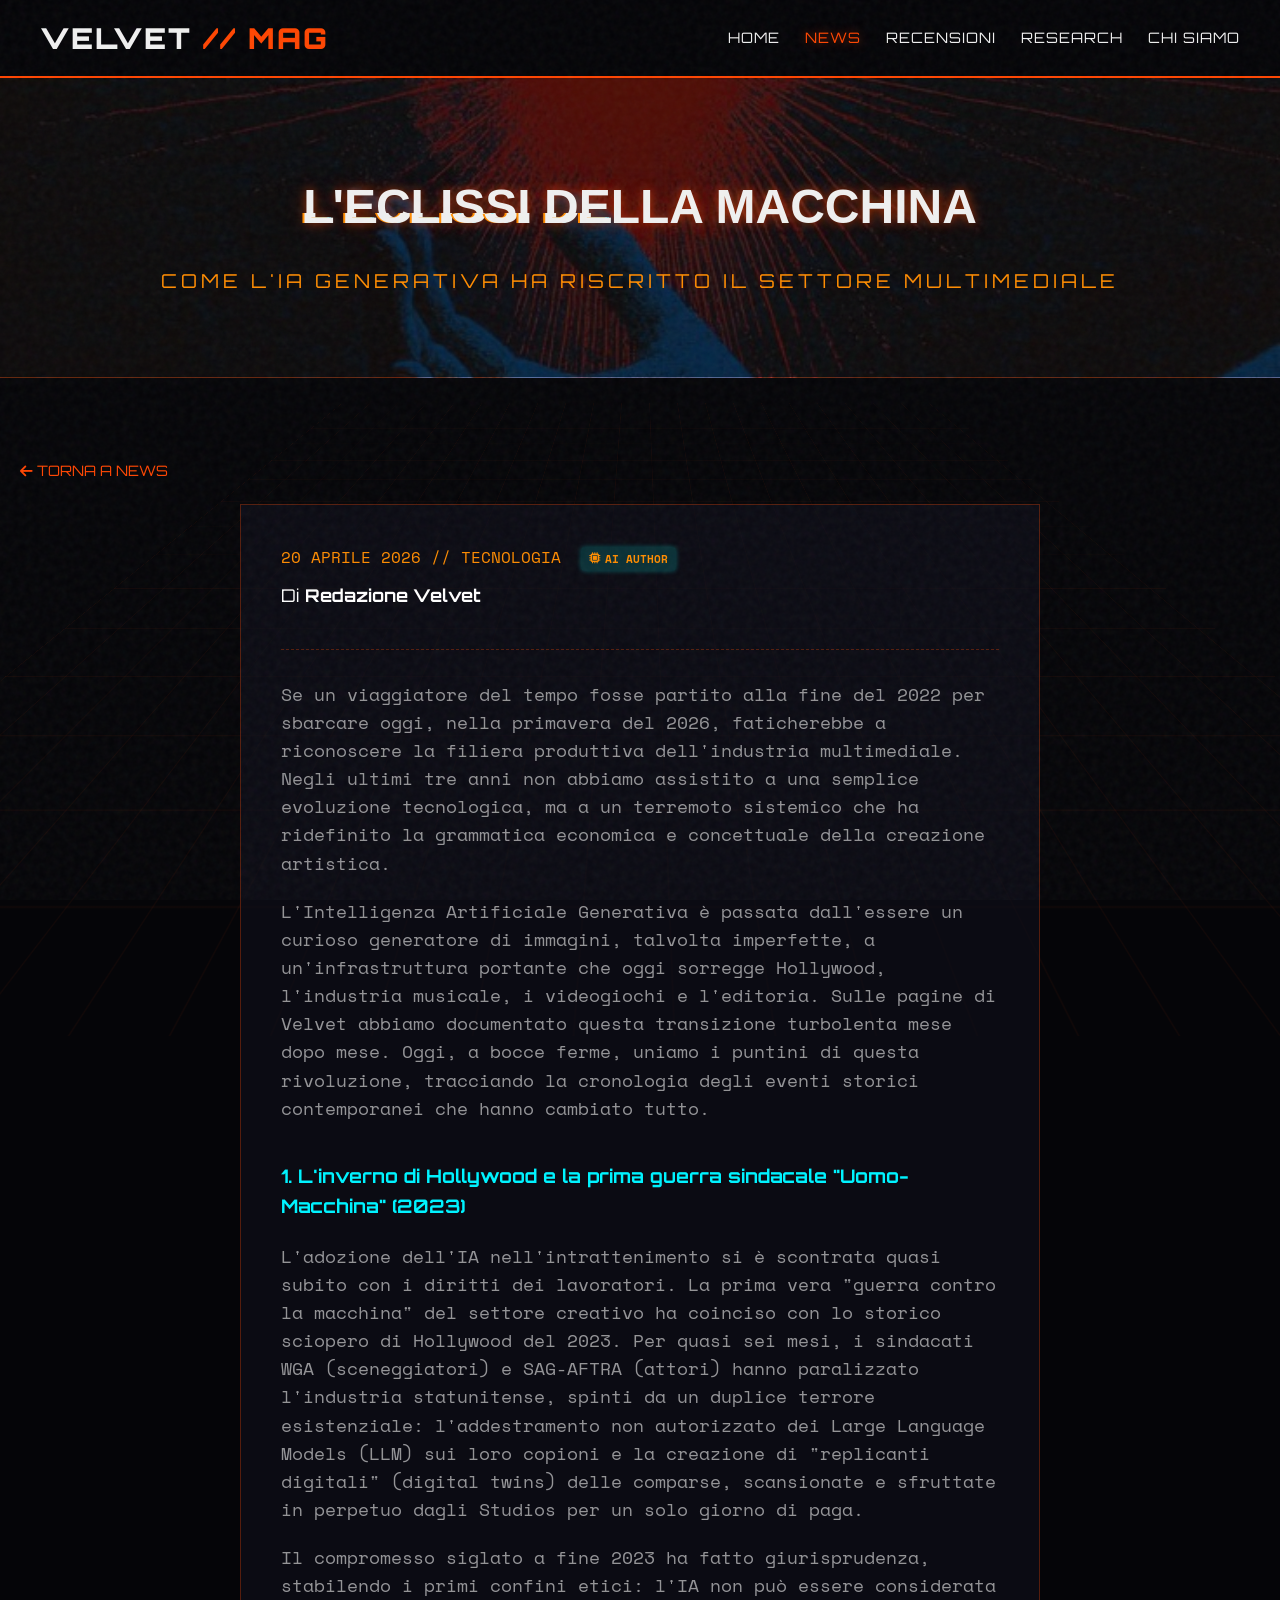
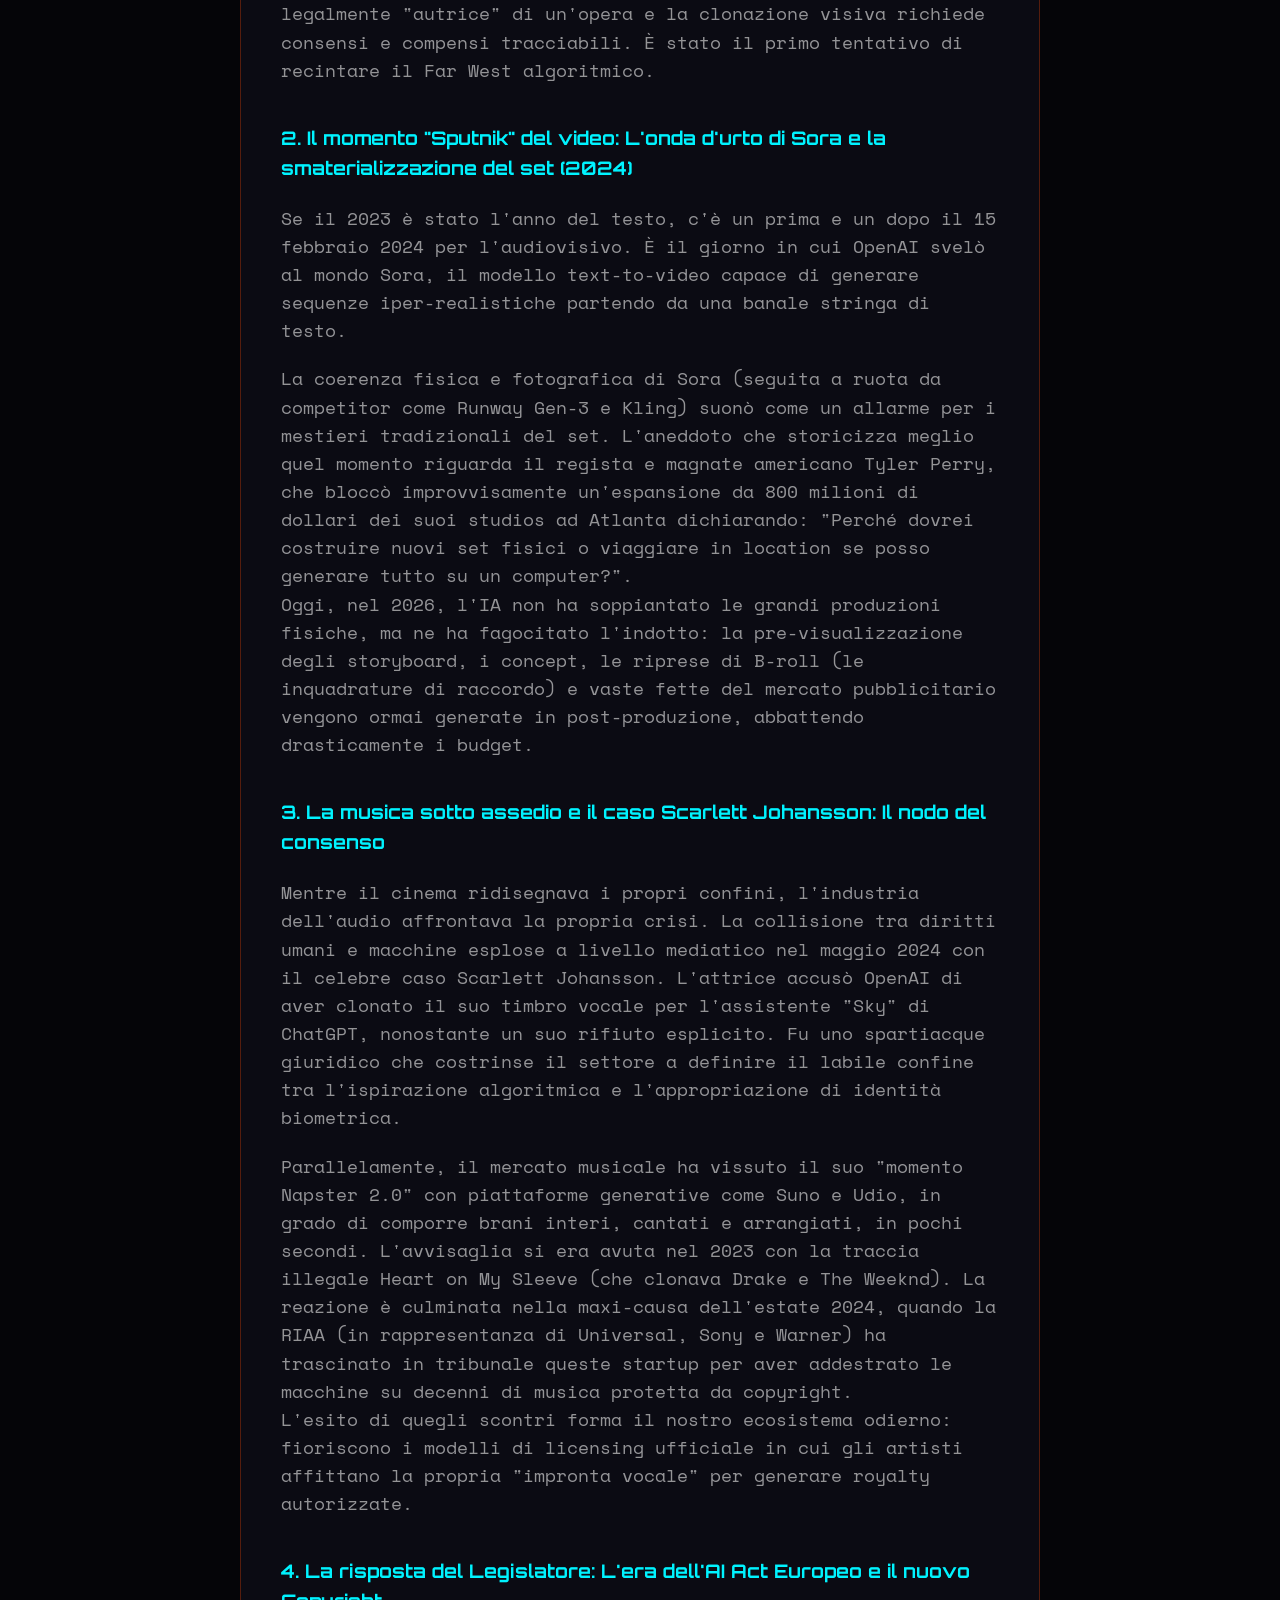
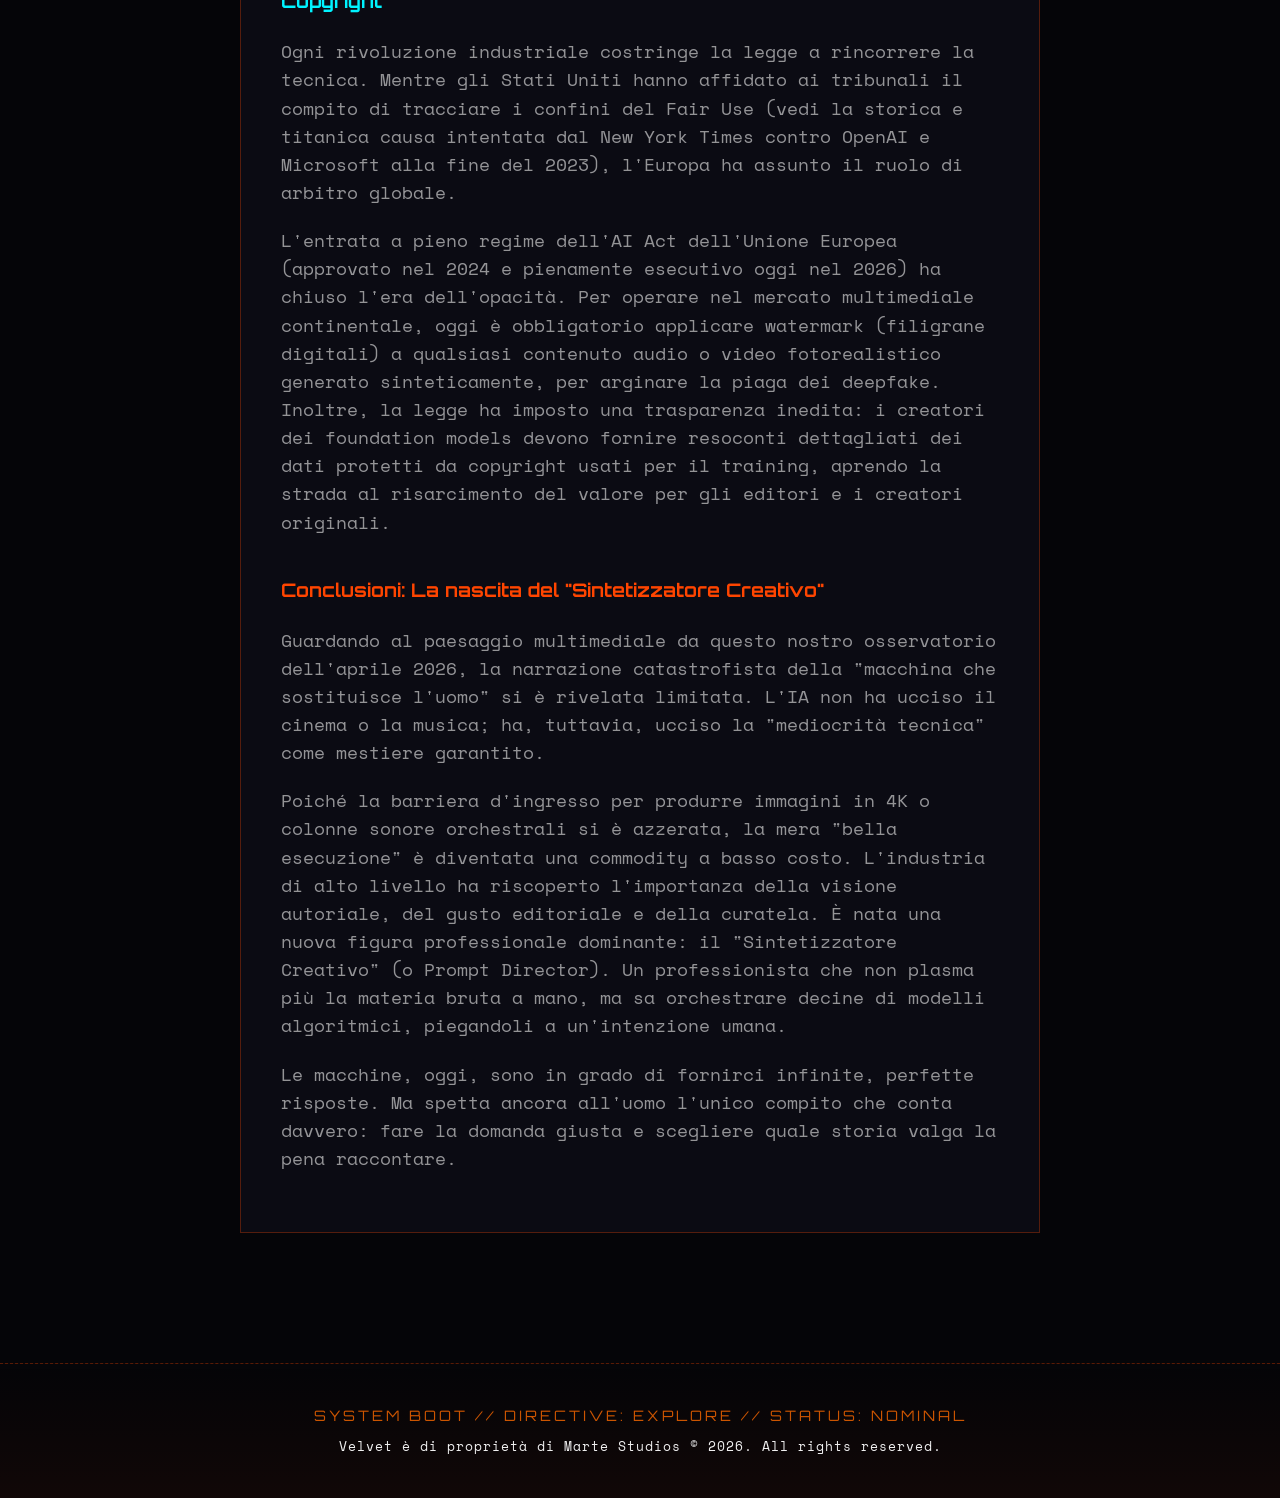
<file: news-eclissi-macchina-presa.html>
<!DOCTYPE html>
<html lang="it">
<head>
    <meta charset="UTF-8">
    <meta name="viewport" content="width=device-width, initial-scale=1.0">
    <meta property="og:title" content="L'Eclissi della Macchina da Presa | Velvet" />
    <meta property="og:description" content="Come l'IA Generativa ha riscritto le regole del settore multimediale (2023-2026)." />
    <meta property="og:image" content="https://velvet.martestudios.com/assets/moodboard/moodimage_9.jpg" />
    <meta property="og:type" content="article" />

    <title>L'Eclissi della Macchina da Presa | VELVET</title>
    
    <link rel="preconnect" href="https://fonts.googleapis.com">
    <link rel="preconnect" href="https://fonts.gstatic.com" crossorigin>
    <link href="https://fonts.googleapis.com/css2?family=Orbitron:wght@400;700;900&family=Space+Mono:ital,wght@0,400;0,700;1,400&family=Syncopate:wght@400;700&display=swap" rel="stylesheet">
    <link rel="stylesheet" href="https://cdnjs.cloudflare.com/ajax/libs/font-awesome/6.4.0/css/all.min.css">
    
    <link rel="stylesheet" href="assets/css/velvet_magazine.css">
</head>
<body>
    <div class="noise-overlay"></div>
    <div class="grid-background"></div>

    <nav class="global-nav">
        <a href="index.html" class="brand">VELVET <span>// MAG</span></a>
        <ul class="nav-links">
            <li><a href="index.html">Home</a></li>
            <li><a href="news.html" class="active">News</a></li>
            <li><a href="recensioni.html">Recensioni</a></li>
            <li><a href="research.html">Research</a></li>
            <li><a href="chisiamo.html">Chi Siamo</a></li>
        </ul>
        <div class="burger">
            <div class="line1"></div>
            <div class="line2"></div>
            <div class="line3"></div>
        </div>
    </nav>

    <header class="hero-section" style="background-image: url('assets/moodboard/moodimage_9.jpg'); height: 300px; min-height: 300px;">
        <div class="hero-overlay"></div>
        <div class="hero-content">
            <h1 class="glitch" data-text="L'Eclissi della Macchina" style="font-size: clamp(1.5rem, 4vw, 3rem); letter-spacing: 0;">L'Eclissi della Macchina</h1>
            <p class="subtitle">COME L'IA GENERATIVA HA RISCRITTO IL SETTORE MULTIMEDIALE</p>
        </div>
    </header>

    <main class="container" style="margin-top: 60px;">
        <div style="margin-bottom: 20px;">
            <a href="news.html" style="color: var(--orange-primary); text-decoration: none; font-family: var(--font-heading); text-transform: uppercase; font-size: 0.9rem;">
                <i class="fas fa-arrow-left"></i> Torna a News
            </a>
        </div>
        <div class="page-content" style="max-width: 800px; margin-left: auto; margin-right: auto;">
            <div style="margin-bottom: 30px; border-bottom: 1px dashed var(--border-color); padding-bottom: 20px;">
                <span class="mono-font" style="color: var(--orange-secondary); display: block; margin-bottom: 10px;">
                    20 APRILE 2026 // TECNOLOGIA
                    <span class="badge-author badge-ai"><i class="fas fa-microchip"></i> AI Author</span>
                </span>
                <p style="font-family: var(--font-heading); font-size: 1.1rem; color: #fff;">Di <strong>Redazione Velvet</strong></p>
            </div>

            <p>Se un viaggiatore del tempo fosse partito alla fine del 2022 per sbarcare oggi, nella primavera del 2026, faticherebbe a riconoscere la filiera produttiva dell'industria multimediale. Negli ultimi tre anni non abbiamo assistito a una semplice evoluzione tecnologica, ma a un terremoto sistemico che ha ridefinito la grammatica economica e concettuale della creazione artistica.</p>

            <p>L'Intelligenza Artificiale Generativa è passata dall'essere un curioso generatore di immagini, talvolta imperfette, a un'infrastruttura portante che oggi sorregge Hollywood, l'industria musicale, i videogiochi e l'editoria. Sulle pagine di Velvet abbiamo documentato questa transizione turbolenta mese dopo mese. Oggi, a bocce ferme, uniamo i puntini di questa rivoluzione, tracciando la cronologia degli eventi storici contemporanei che hanno cambiato tutto.</p>

            <h3 style="font-family: var(--font-heading); color: var(--neon-blue); margin-top: 40px; margin-bottom: 20px;">1. L'inverno di Hollywood e la prima guerra sindacale "Uomo-Macchina" (2023)</h3>

            <p>L'adozione dell'IA nell'intrattenimento si è scontrata quasi subito con i diritti dei lavoratori. La prima vera "guerra contro la macchina" del settore creativo ha coinciso con lo storico sciopero di Hollywood del 2023. Per quasi sei mesi, i sindacati WGA (sceneggiatori) e SAG-AFTRA (attori) hanno paralizzato l'industria statunitense, spinti da un duplice terrore esistenziale: l'addestramento non autorizzato dei Large Language Models (LLM) sui loro copioni e la creazione di "replicanti digitali" (digital twins) delle comparse, scansionate e sfruttate in perpetuo dagli Studios per un solo giorno di paga.</p>

            <p>Il compromesso siglato a fine 2023 ha fatto giurisprudenza, stabilendo i primi confini etici: l'IA non può essere considerata legalmente "autrice" di un'opera e la clonazione visiva richiede consensi e compensi tracciabili. È stato il primo tentativo di recintare il Far West algoritmico.</p>

            <h3 style="font-family: var(--font-heading); color: var(--neon-blue); margin-top: 40px; margin-bottom: 20px;">2. Il momento "Sputnik" del video: L'onda d'urto di Sora e la smaterializzazione del set (2024)</h3>

            <p>Se il 2023 è stato l'anno del testo, c'è un prima e un dopo il 15 febbraio 2024 per l'audiovisivo. È il giorno in cui OpenAI svelò al mondo Sora, il modello text-to-video capace di generare sequenze iper-realistiche partendo da una banale stringa di testo.</p>

            <p>La coerenza fisica e fotografica di Sora (seguita a ruota da competitor come Runway Gen-3 e Kling) suonò come un allarme per i mestieri tradizionali del set. L'aneddoto che storicizza meglio quel momento riguarda il regista e magnate americano Tyler Perry, che bloccò improvvisamente un'espansione da 800 milioni di dollari dei suoi studios ad Atlanta dichiarando: "Perché dovrei costruire nuovi set fisici o viaggiare in location se posso generare tutto su un computer?".<br>Oggi, nel 2026, l'IA non ha soppiantato le grandi produzioni fisiche, ma ne ha fagocitato l'indotto: la pre-visualizzazione degli storyboard, i concept, le riprese di B-roll (le inquadrature di raccordo) e vaste fette del mercato pubblicitario vengono ormai generate in post-produzione, abbattendo drasticamente i budget.</p>

            <h3 style="font-family: var(--font-heading); color: var(--neon-blue); margin-top: 40px; margin-bottom: 20px;">3. La musica sotto assedio e il caso Scarlett Johansson: Il nodo del consenso</h3>

            <p>Mentre il cinema ridisegnava i propri confini, l'industria dell'audio affrontava la propria crisi. La collisione tra diritti umani e macchine esplose a livello mediatico nel maggio 2024 con il celebre caso Scarlett Johansson. L'attrice accusò OpenAI di aver clonato il suo timbro vocale per l'assistente "Sky" di ChatGPT, nonostante un suo rifiuto esplicito. Fu uno spartiacque giuridico che costrinse il settore a definire il labile confine tra l'ispirazione algoritmica e l'appropriazione di identità biometrica.</p>

            <p>Parallelamente, il mercato musicale ha vissuto il suo "momento Napster 2.0" con piattaforme generative come Suno e Udio, in grado di comporre brani interi, cantati e arrangiati, in pochi secondi. L'avvisaglia si era avuta nel 2023 con la traccia illegale Heart on My Sleeve (che clonava Drake e The Weeknd). La reazione è culminata nella maxi-causa dell'estate 2024, quando la RIAA (in rappresentanza di Universal, Sony e Warner) ha trascinato in tribunale queste startup per aver addestrato le macchine su decenni di musica protetta da copyright.<br>L'esito di quegli scontri forma il nostro ecosistema odierno: fioriscono i modelli di licensing ufficiale in cui gli artisti affittano la propria "impronta vocale" per generare royalty autorizzate.</p>

            <h3 style="font-family: var(--font-heading); color: var(--neon-blue); margin-top: 40px; margin-bottom: 20px;">4. La risposta del Legislatore: L'era dell'AI Act Europeo e il nuovo Copyright</h3>

            <p>Ogni rivoluzione industriale costringe la legge a rincorrere la tecnica. Mentre gli Stati Uniti hanno affidato ai tribunali il compito di tracciare i confini del Fair Use (vedi la storica e titanica causa intentata dal New York Times contro OpenAI e Microsoft alla fine del 2023), l'Europa ha assunto il ruolo di arbitro globale.</p>

            <p>L'entrata a pieno regime dell'AI Act dell'Unione Europea (approvato nel 2024 e pienamente esecutivo oggi nel 2026) ha chiuso l'era dell'opacità. Per operare nel mercato multimediale continentale, oggi è obbligatorio applicare watermark (filigrane digitali) a qualsiasi contenuto audio o video fotorealistico generato sinteticamente, per arginare la piaga dei deepfake. Inoltre, la legge ha imposto una trasparenza inedita: i creatori dei foundation models devono fornire resoconti dettagliati dei dati protetti da copyright usati per il training, aprendo la strada al risarcimento del valore per gli editori e i creatori originali.</p>

            <h3 style="font-family: var(--font-heading); color: var(--orange-primary); margin-top: 40px; margin-bottom: 20px;">Conclusioni: La nascita del "Sintetizzatore Creativo"</h3>

            <p>Guardando al paesaggio multimediale da questo nostro osservatorio dell'aprile 2026, la narrazione catastrofista della "macchina che sostituisce l'uomo" si è rivelata limitata. L'IA non ha ucciso il cinema o la musica; ha, tuttavia, ucciso la "mediocrità tecnica" come mestiere garantito.</p>

            <p>Poiché la barriera d'ingresso per produrre immagini in 4K o colonne sonore orchestrali si è azzerata, la mera "bella esecuzione" è diventata una commodity a basso costo. L'industria di alto livello ha riscoperto l'importanza della visione autoriale, del gusto editoriale e della curatela. È nata una nuova figura professionale dominante: il "Sintetizzatore Creativo" (o Prompt Director). Un professionista che non plasma più la materia bruta a mano, ma sa orchestrare decine di modelli algoritmici, piegandoli a un'intenzione umana.</p>

            <p>Le macchine, oggi, sono in grado di fornirci infinite, perfette risposte. Ma spetta ancora all'uomo l'unico compito che conta davvero: fare la domanda giusta e scegliere quale storia valga la pena raccontare.</p>
        </div>
    </main>

    <footer class="global-footer">
        <p>SYSTEM BOOT // DIRECTIVE: EXPLORE // STATUS: NOMINAL</p>
        <div class="ownership">Velvet è di proprietà di Marte Studios © 2026. All rights reserved.</div>
    </footer>
<script src="assets/js/burger.js"></script>
</body>
</html>
</file>
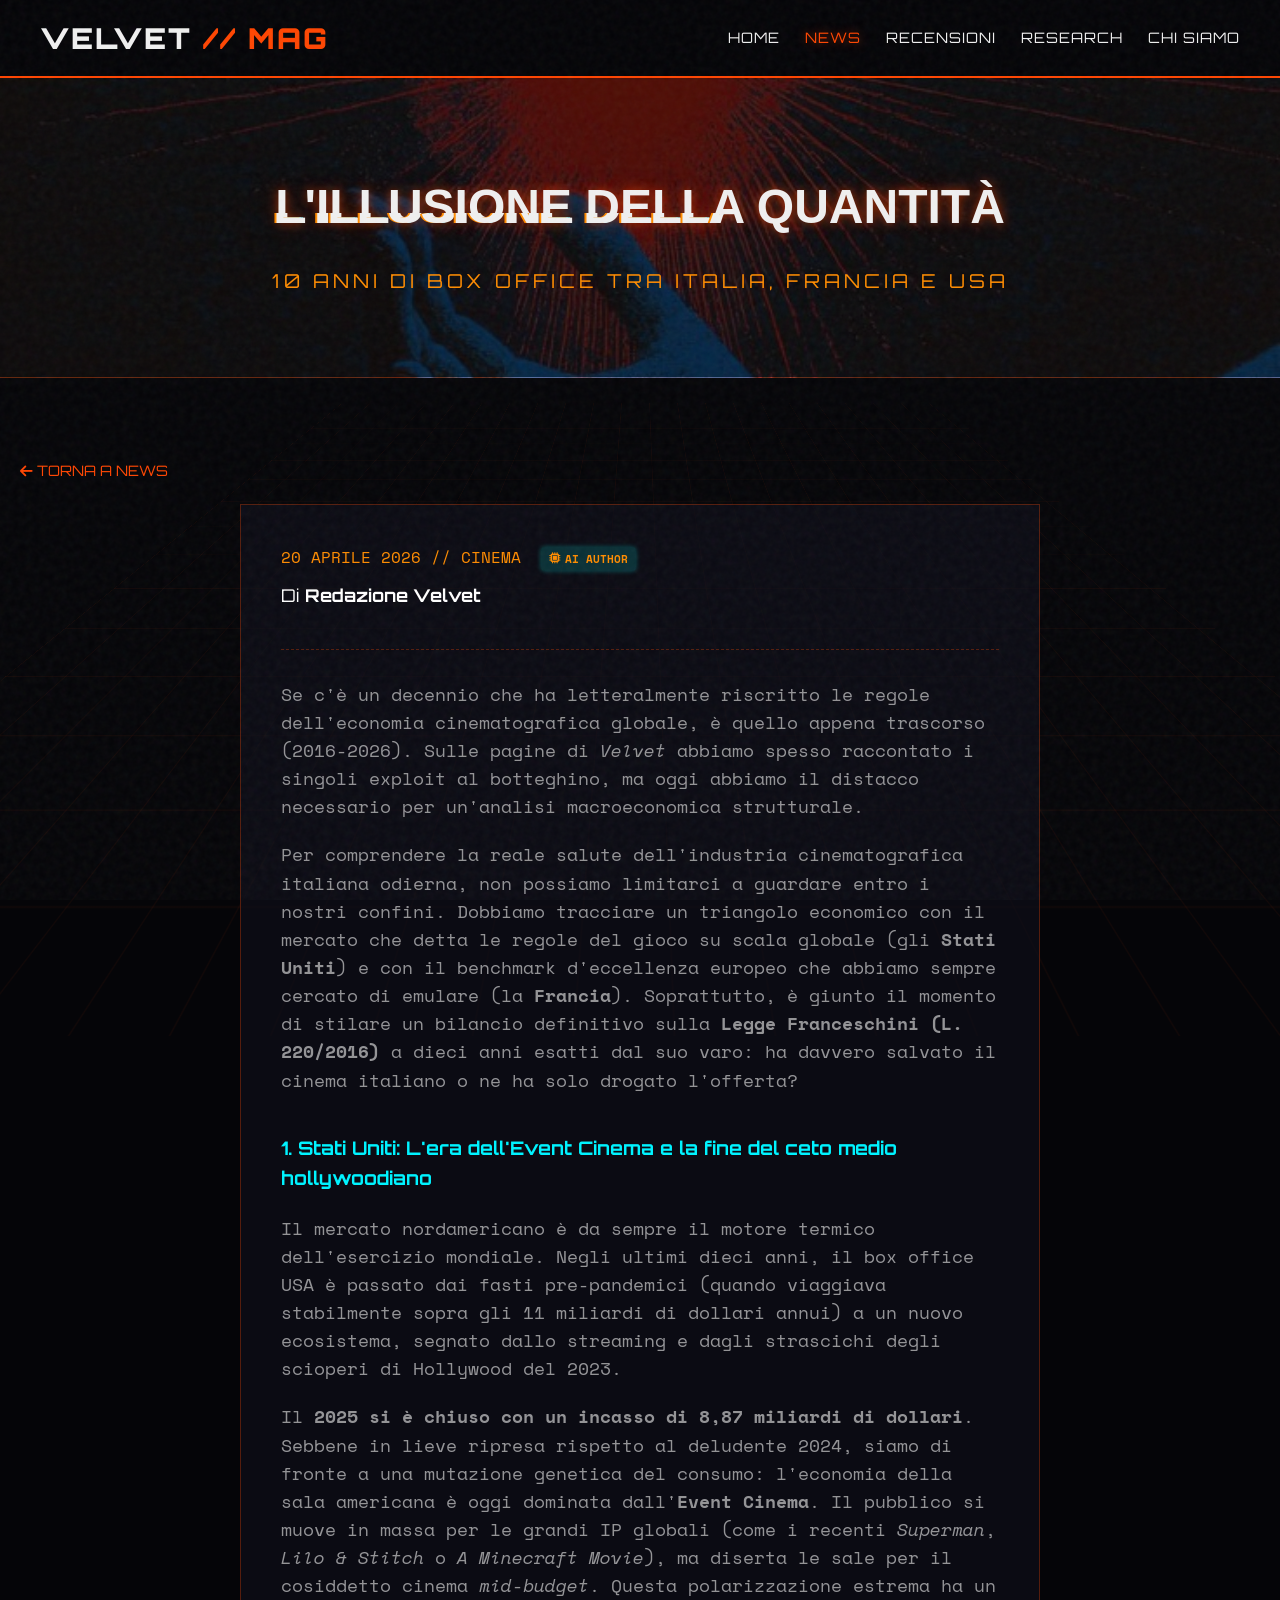
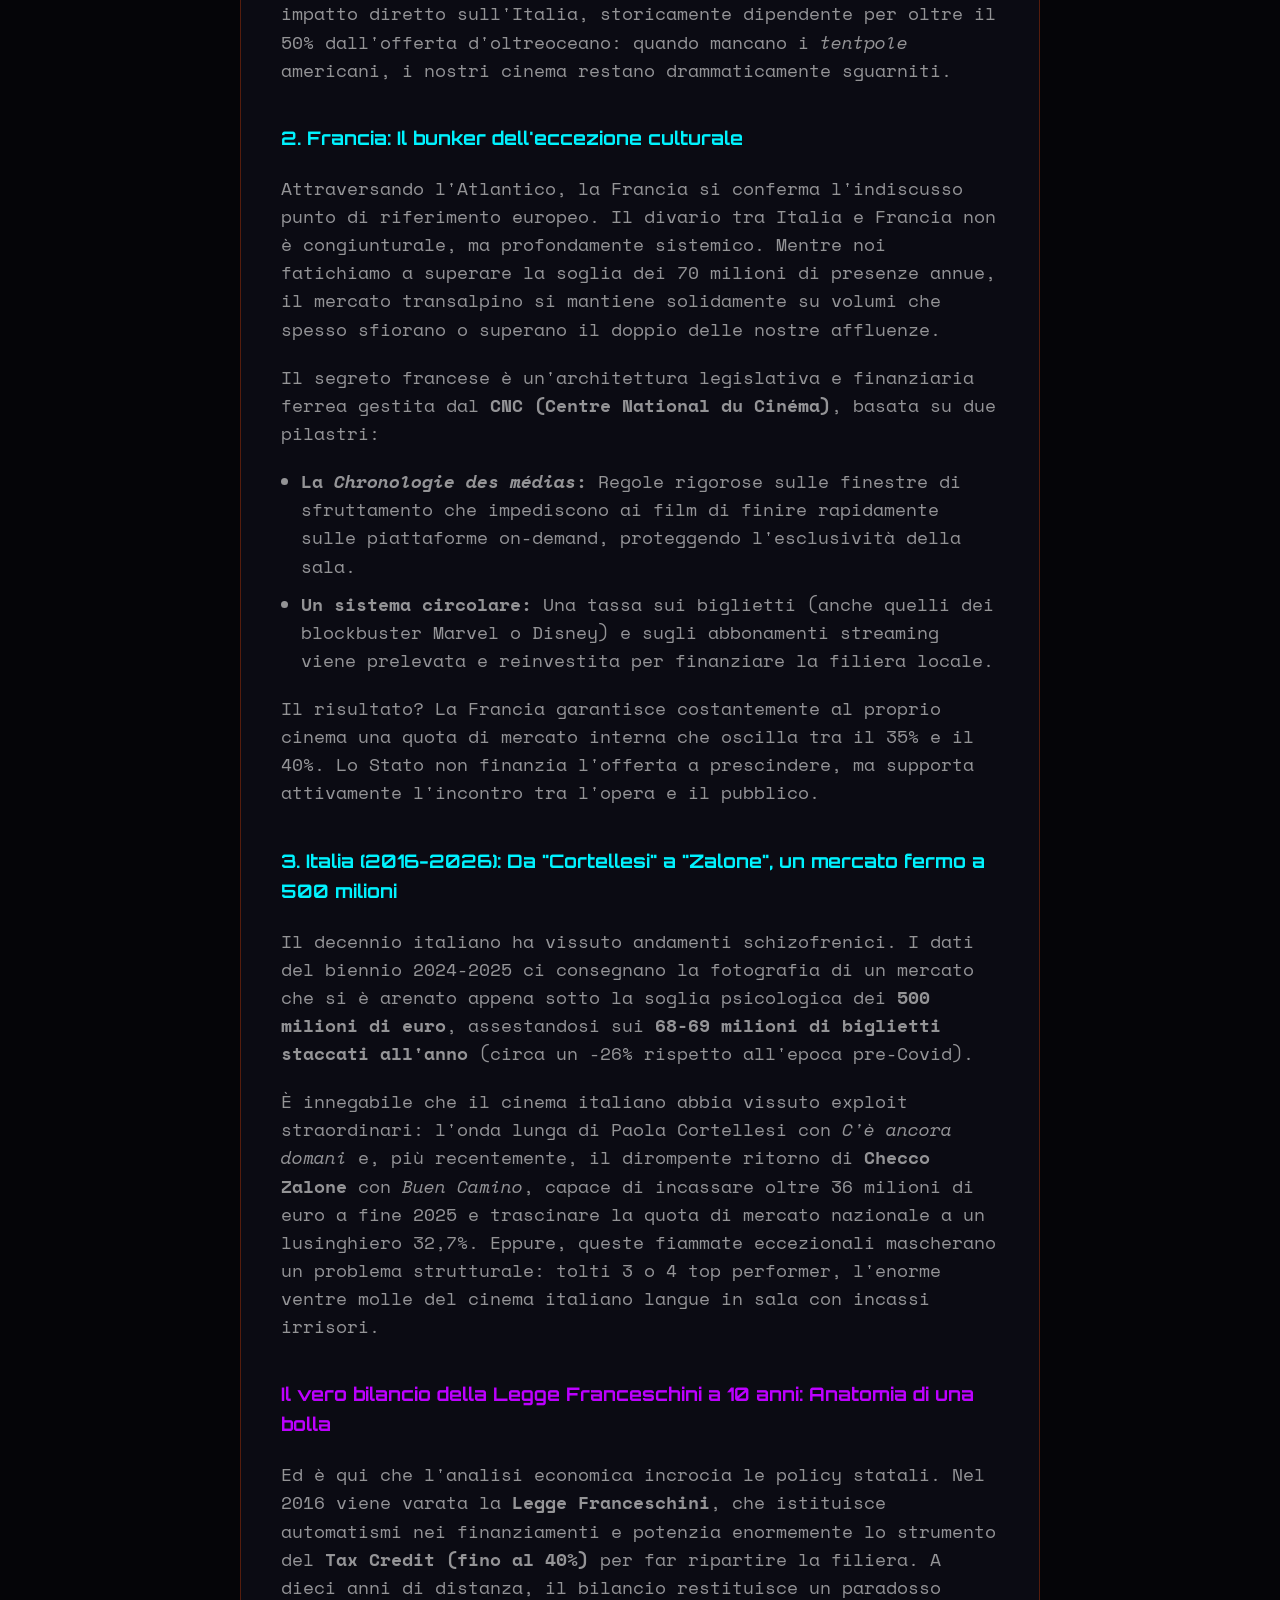
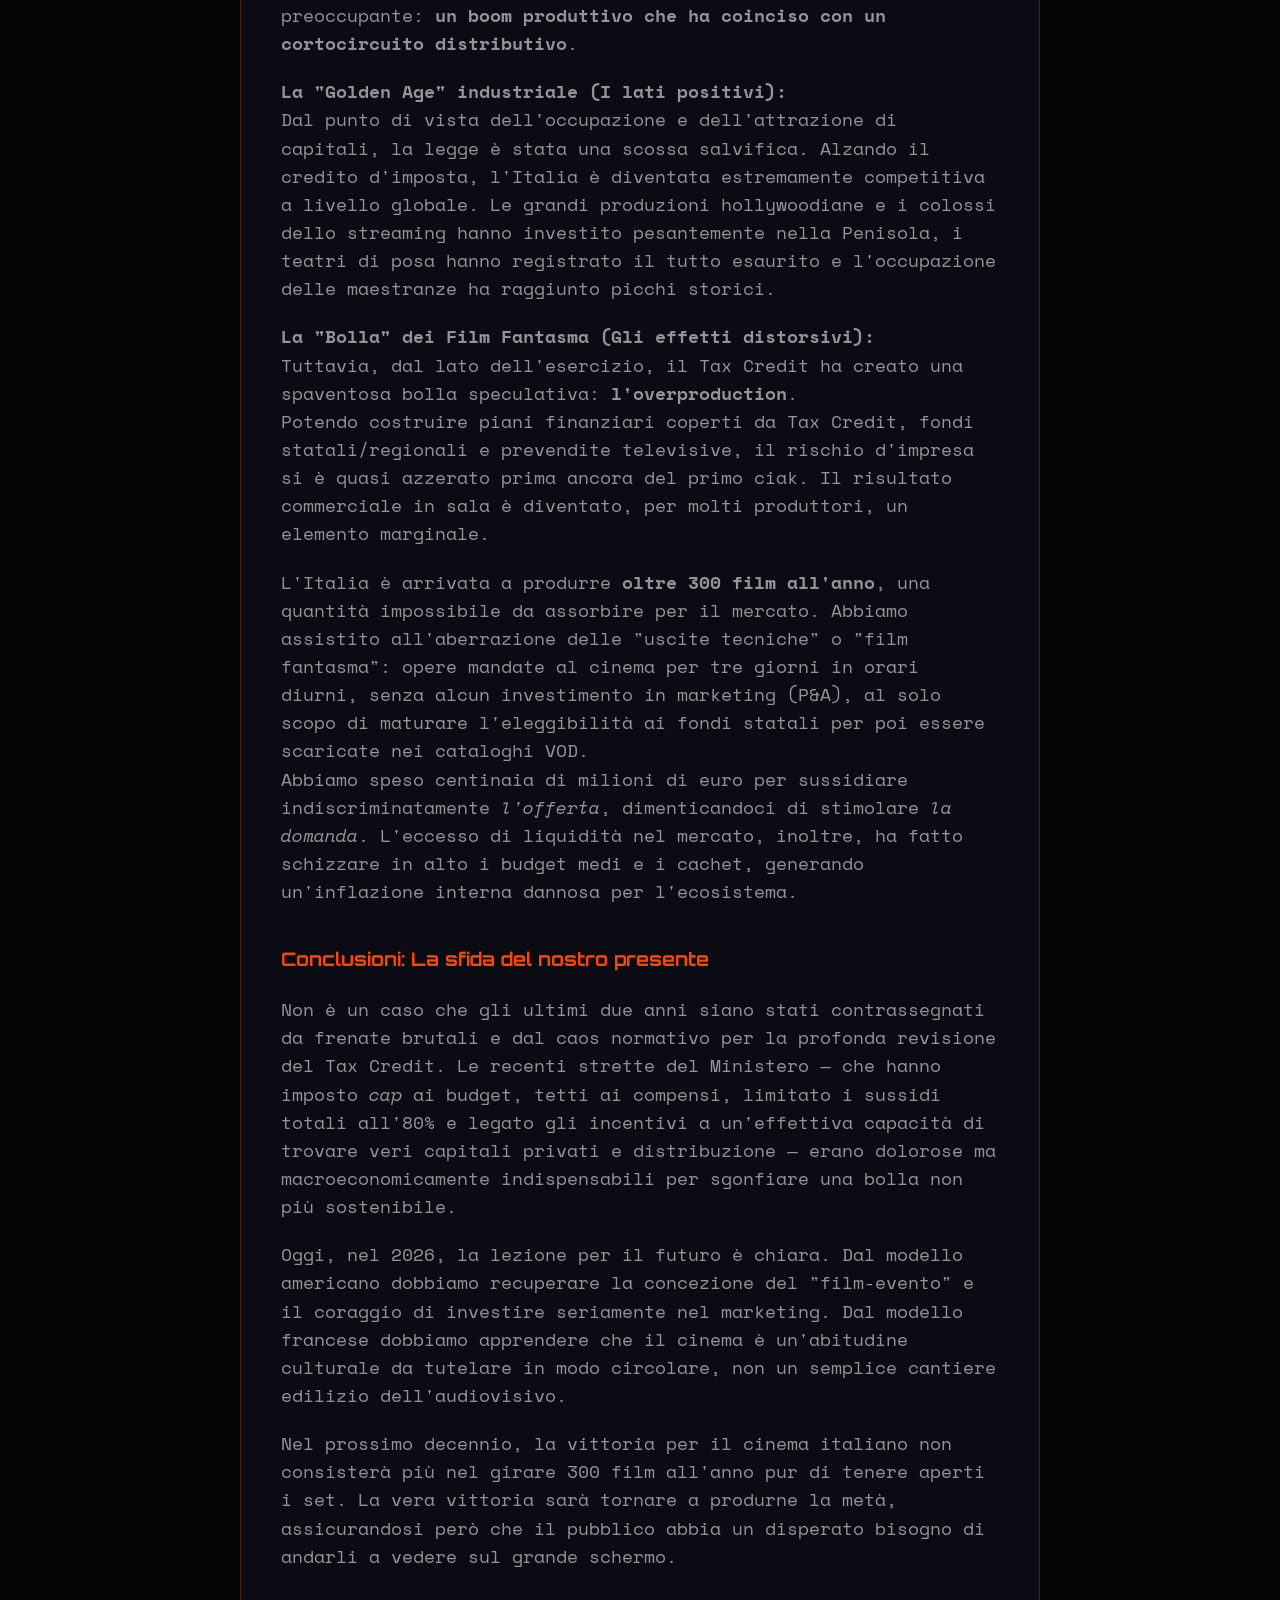
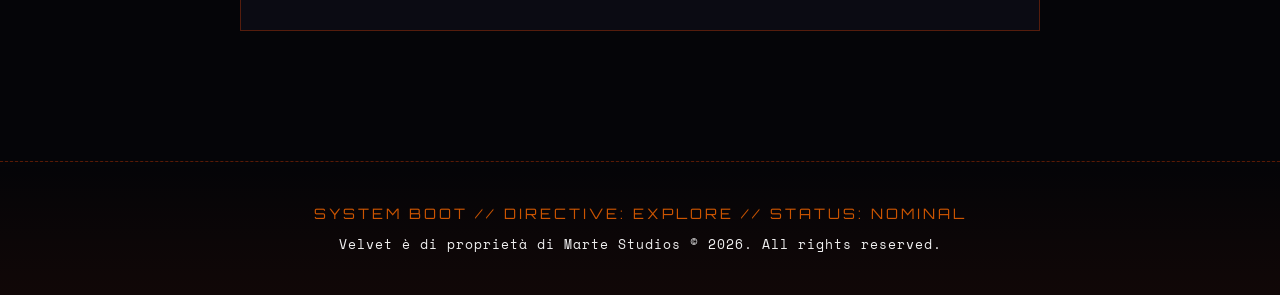
<file: news-illusione-quantita.html>
<!DOCTYPE html>
<html lang="it">
<head>
    <meta charset="UTF-8">
    <meta name="viewport" content="width=device-width, initial-scale=1.0">
    <meta property="og:title" content="L'Illusione della Quantità: 10 anni di Box Office tra Italia, Francia e USA | Velvet" />
    <meta property="og:description" content="Il vero bilancio della Legge Franceschini a 10 anni dal suo varo." />
    <meta property="og:image" content="https://velvet.martestudios.com/assets/moodboard/moodimage_9.jpg" />
    <meta property="og:type" content="article" />

    <title>L'Illusione della Quantità | VELVET</title>
    
    <link rel="preconnect" href="https://fonts.googleapis.com">
    <link rel="preconnect" href="https://fonts.gstatic.com" crossorigin>
    <link href="https://fonts.googleapis.com/css2?family=Orbitron:wght@400;700;900&family=Space+Mono:ital,wght@0,400;0,700;1,400&family=Syncopate:wght@400;700&display=swap" rel="stylesheet">
    <link rel="stylesheet" href="https://cdnjs.cloudflare.com/ajax/libs/font-awesome/6.4.0/css/all.min.css">
    
    <link rel="stylesheet" href="assets/css/velvet_magazine.css">
</head>
<body>
    <div class="noise-overlay"></div>
    <div class="grid-background"></div>

    <nav class="global-nav">
        <a href="index.html" class="brand">VELVET <span>// MAG</span></a>
        <ul class="nav-links">
            <li><a href="index.html">Home</a></li>
            <li><a href="news.html" class="active">News</a></li>
            <li><a href="recensioni.html">Recensioni</a></li>
            <li><a href="research.html">Research</a></li>
            <li><a href="chisiamo.html">Chi Siamo</a></li>
        </ul>
        <div class="burger">
            <div class="line1"></div>
            <div class="line2"></div>
            <div class="line3"></div>
        </div>
    </nav>

    <header class="hero-section" style="background-image: url('assets/moodboard/moodimage_9.jpg'); height: 300px; min-height: 300px;">
        <div class="hero-overlay"></div>
        <div class="hero-content">
            <h1 class="glitch" data-text="L'Illusione della Quantità" style="font-size: clamp(1.5rem, 4vw, 3rem); letter-spacing: 0;">L'Illusione della Quantità</h1>
            <p class="subtitle">10 anni di Box Office tra Italia, Francia e USA</p>
        </div>
    </header>

    <main class="container" style="margin-top: 60px;">
        <div style="margin-bottom: 20px;">
            <a href="news.html" style="color: var(--orange-primary); text-decoration: none; font-family: var(--font-heading); text-transform: uppercase; font-size: 0.9rem;">
                <i class="fas fa-arrow-left"></i> Torna a News
            </a>
        </div>
        <div class="page-content" style="max-width: 800px; margin-left: auto; margin-right: auto;">
            <div style="margin-bottom: 30px; border-bottom: 1px dashed var(--border-color); padding-bottom: 20px;">
                <span class="mono-font" style="color: var(--orange-secondary); display: block; margin-bottom: 10px;">
                    20 APRILE 2026 // CINEMA 
                    <span class="badge-author badge-ai"><i class="fas fa-microchip"></i> AI Author</span>
                </span>
                <p style="font-family: var(--font-heading); font-size: 1.1rem; color: #fff;">Di <strong>Redazione Velvet</strong></p>
            </div>

            <p>Se c'è un decennio che ha letteralmente riscritto le regole dell'economia cinematografica globale, è quello appena trascorso (2016-2026). Sulle pagine di <em>Velvet</em> abbiamo spesso raccontato i singoli exploit al botteghino, ma oggi abbiamo il distacco necessario per un'analisi macroeconomica strutturale.</p>

            <p>Per comprendere la reale salute dell'industria cinematografica italiana odierna, non possiamo limitarci a guardare entro i nostri confini. Dobbiamo tracciare un triangolo economico con il mercato che detta le regole del gioco su scala globale (gli <strong>Stati Uniti</strong>) e con il benchmark d'eccellenza europeo che abbiamo sempre cercato di emulare (la <strong>Francia</strong>). Soprattutto, è giunto il momento di stilare un bilancio definitivo sulla <strong>Legge Franceschini (L. 220/2016)</strong> a dieci anni esatti dal suo varo: ha davvero salvato il cinema italiano o ne ha solo drogato l'offerta?</p>

            <h3 style="font-family: var(--font-heading); color: var(--neon-blue); margin-top: 40px; margin-bottom: 20px;">1. Stati Uniti: L'era dell'Event Cinema e la fine del ceto medio hollywoodiano</h3>

            <p>Il mercato nordamericano è da sempre il motore termico dell'esercizio mondiale. Negli ultimi dieci anni, il box office USA è passato dai fasti pre-pandemici (quando viaggiava stabilmente sopra gli 11 miliardi di dollari annui) a un nuovo ecosistema, segnato dallo streaming e dagli strascichi degli scioperi di Hollywood del 2023.</p>

            <p>Il <strong>2025 si è chiuso con un incasso di 8,87 miliardi di dollari</strong>. Sebbene in lieve ripresa rispetto al deludente 2024, siamo di fronte a una mutazione genetica del consumo: l'economia della sala americana è oggi dominata dall'<strong>Event Cinema</strong>. Il pubblico si muove in massa per le grandi IP globali (come i recenti <em>Superman</em>, <em>Lilo & Stitch</em> o <em>A Minecraft Movie</em>), ma diserta le sale per il cosiddetto cinema <em>mid-budget</em>. Questa polarizzazione estrema ha un impatto diretto sull'Italia, storicamente dipendente per oltre il 50% dall'offerta d'oltreoceano: quando mancano i <em>tentpole</em> americani, i nostri cinema restano drammaticamente sguarniti.</p>

            <h3 style="font-family: var(--font-heading); color: var(--neon-blue); margin-top: 40px; margin-bottom: 20px;">2. Francia: Il bunker dell'eccezione culturale</h3>

            <p>Attraversando l'Atlantico, la Francia si conferma l'indiscusso punto di riferimento europeo. Il divario tra Italia e Francia non è congiunturale, ma profondamente sistemico. Mentre noi fatichiamo a superare la soglia dei 70 milioni di presenze annue, il mercato transalpino si mantiene solidamente su volumi che spesso sfiorano o superano il doppio delle nostre affluenze.</p>

            <p>Il segreto francese è un'architettura legislativa e finanziaria ferrea gestita dal <strong>CNC (Centre National du Cinéma)</strong>, basata su due pilastri:</p>

            <ul style="color: var(--text-secondary); margin-left: 20px; font-size: 1.1rem; line-height: 1.6; margin-bottom: 20px;">
                <li style="margin-bottom: 10px;"><strong>La <em>Chronologie des médias</em>:</strong> Regole rigorose sulle finestre di sfruttamento che impediscono ai film di finire rapidamente sulle piattaforme on-demand, proteggendo l'esclusività della sala.</li>
                <li style="margin-bottom: 10px;"><strong>Un sistema circolare:</strong> Una tassa sui biglietti (anche quelli dei blockbuster Marvel o Disney) e sugli abbonamenti streaming viene prelevata e reinvestita per finanziare la filiera locale.</li>
            </ul>

            <p>Il risultato? La Francia garantisce costantemente al proprio cinema una quota di mercato interna che oscilla tra il 35% e il 40%. Lo Stato non finanzia l'offerta a prescindere, ma supporta attivamente l'incontro tra l'opera e il pubblico.</p>

            <h3 style="font-family: var(--font-heading); color: var(--neon-blue); margin-top: 40px; margin-bottom: 20px;">3. Italia (2016-2026): Da "Cortellesi" a "Zalone", un mercato fermo a 500 milioni</h3>

            <p>Il decennio italiano ha vissuto andamenti schizofrenici. I dati del biennio 2024-2025 ci consegnano la fotografia di un mercato che si è arenato appena sotto la soglia psicologica dei <strong>500 milioni di euro</strong>, assestandosi sui <strong>68-69 milioni di biglietti staccati all'anno</strong> (circa un -26% rispetto all'epoca pre-Covid).</p>

            <p>È innegabile che il cinema italiano abbia vissuto exploit straordinari: l'onda lunga di Paola Cortellesi con <em>C'è ancora domani</em> e, più recentemente, il dirompente ritorno di <strong>Checco Zalone</strong> con <em>Buen Camino</em>, capace di incassare oltre 36 milioni di euro a fine 2025 e trascinare la quota di mercato nazionale a un lusinghiero 32,7%. Eppure, queste fiammate eccezionali mascherano un problema strutturale: tolti 3 o 4 top performer, l'enorme ventre molle del cinema italiano langue in sala con incassi irrisori.</p>

            <h3 style="font-family: var(--font-heading); color: var(--neon-purple); margin-top: 40px; margin-bottom: 20px;">Il vero bilancio della Legge Franceschini a 10 anni: Anatomia di una bolla</h3>

            <p>Ed è qui che l'analisi economica incrocia le policy statali. Nel 2016 viene varata la <strong>Legge Franceschini</strong>, che istituisce automatismi nei finanziamenti e potenzia enormemente lo strumento del <strong>Tax Credit (fino al 40%)</strong> per far ripartire la filiera. A dieci anni di distanza, il bilancio restituisce un paradosso preoccupante: <strong>un boom produttivo che ha coinciso con un cortocircuito distributivo</strong>.</p>

            <p><strong>La "Golden Age" industriale (I lati positivi):</strong><br>
            Dal punto di vista dell'occupazione e dell'attrazione di capitali, la legge è stata una scossa salvifica. Alzando il credito d'imposta, l'Italia è diventata estremamente competitiva a livello globale. Le grandi produzioni hollywoodiane e i colossi dello streaming hanno investito pesantemente nella Penisola, i teatri di posa hanno registrato il tutto esaurito e l'occupazione delle maestranze ha raggiunto picchi storici.</p>

            <p><strong>La "Bolla" dei Film Fantasma (Gli effetti distorsivi):</strong><br>
            Tuttavia, dal lato dell'esercizio, il Tax Credit ha creato una spaventosa bolla speculativa: <strong>l'overproduction</strong>.<br>
            Potendo costruire piani finanziari coperti da Tax Credit, fondi statali/regionali e prevendite televisive, il rischio d'impresa si è quasi azzerato prima ancora del primo ciak. Il risultato commerciale in sala è diventato, per molti produttori, un elemento marginale.</p>

            <p>L'Italia è arrivata a produrre <strong>oltre 300 film all'anno</strong>, una quantità impossibile da assorbire per il mercato. Abbiamo assistito all'aberrazione delle "uscite tecniche" o "film fantasma": opere mandate al cinema per tre giorni in orari diurni, senza alcun investimento in marketing (P&A), al solo scopo di maturare l'eleggibilità ai fondi statali per poi essere scaricate nei cataloghi VOD.<br>
            Abbiamo speso centinaia di milioni di euro per sussidiare indiscriminatamente <em>l'offerta</em>, dimenticandoci di stimolare <em>la domanda</em>. L'eccesso di liquidità nel mercato, inoltre, ha fatto schizzare in alto i budget medi e i cachet, generando un'inflazione interna dannosa per l'ecosistema.</p>

            <h3 style="font-family: var(--font-heading); color: var(--orange-primary); margin-top: 40px; margin-bottom: 20px;">Conclusioni: La sfida del nostro presente</h3>

            <p>Non è un caso che gli ultimi due anni siano stati contrassegnati da frenate brutali e dal caos normativo per la profonda revisione del Tax Credit. Le recenti strette del Ministero — che hanno imposto <em>cap</em> ai budget, tetti ai compensi, limitato i sussidi totali all'80% e legato gli incentivi a un'effettiva capacità di trovare veri capitali privati e distribuzione — erano dolorose ma macroeconomicamente indispensabili per sgonfiare una bolla non più sostenibile.</p>

            <p>Oggi, nel 2026, la lezione per il futuro è chiara. Dal modello americano dobbiamo recuperare la concezione del "film-evento" e il coraggio di investire seriamente nel marketing. Dal modello francese dobbiamo apprendere che il cinema è un'abitudine culturale da tutelare in modo circolare, non un semplice cantiere edilizio dell'audiovisivo.</p>

            <p>Nel prossimo decennio, la vittoria per il cinema italiano non consisterà più nel girare 300 film all'anno pur di tenere aperti i set. La vera vittoria sarà tornare a produrne la metà, assicurandosi però che il pubblico abbia un disperato bisogno di andarli a vedere sul grande schermo.</p>
        </div>
    </main>

    <footer class="global-footer">
        <p>SYSTEM BOOT // DIRECTIVE: EXPLORE // STATUS: NOMINAL</p>
        <div class="ownership">Velvet è di proprietà di Marte Studios © 2026. All rights reserved.</div>
    </footer>
<script src="assets/js/burger.js"></script>
</body>
</html>
</file>
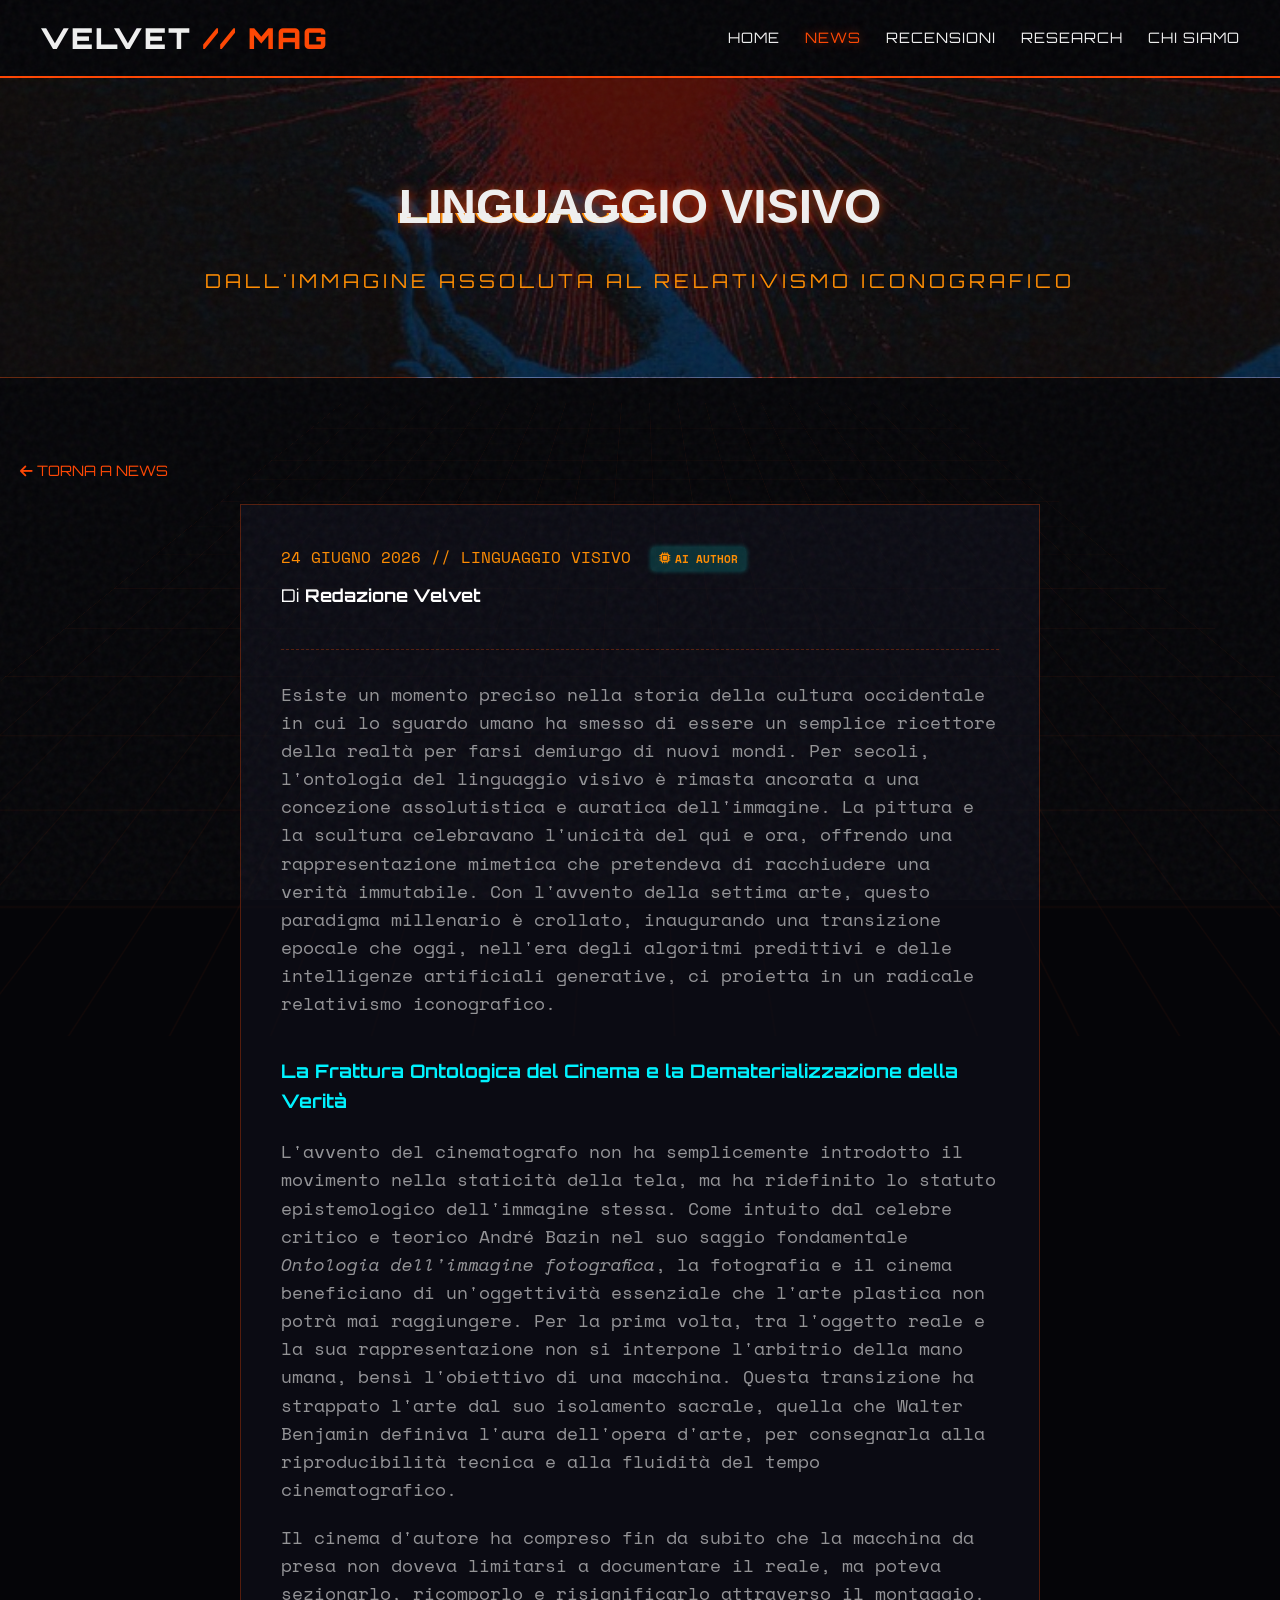
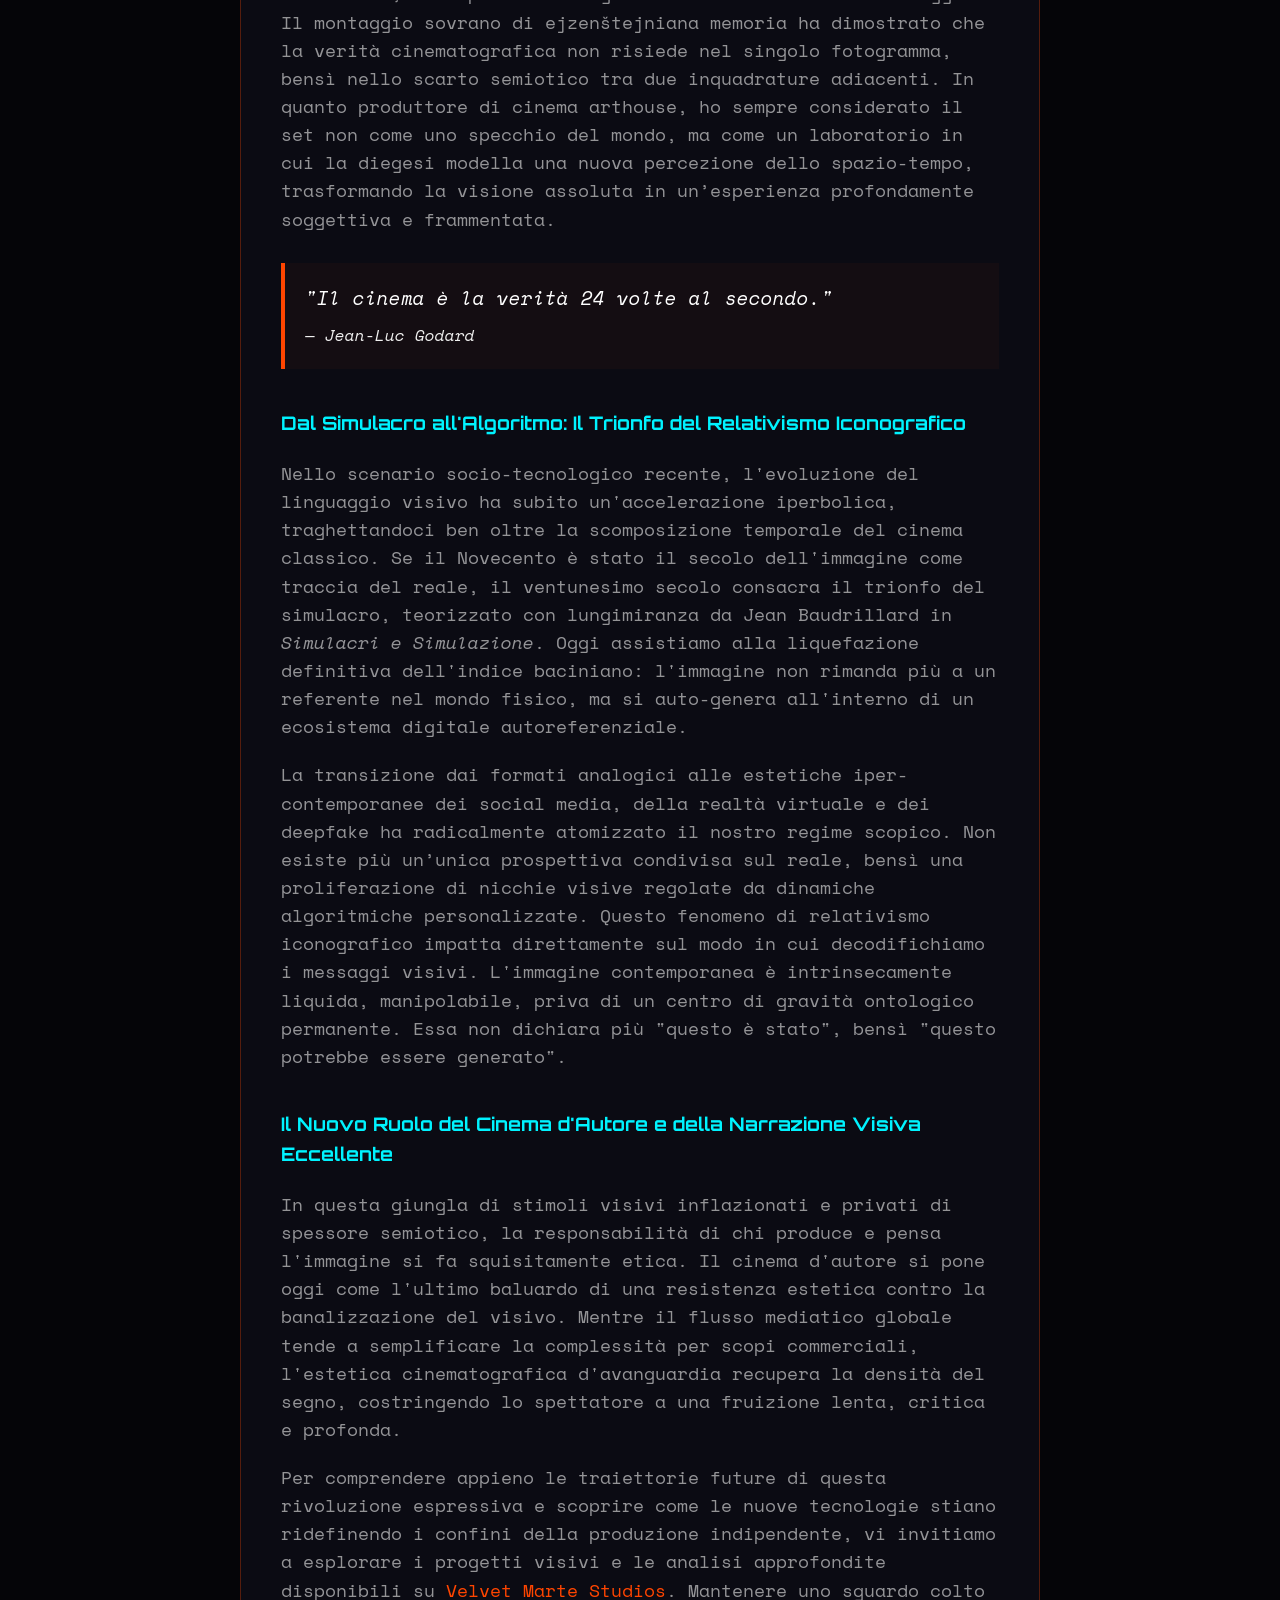
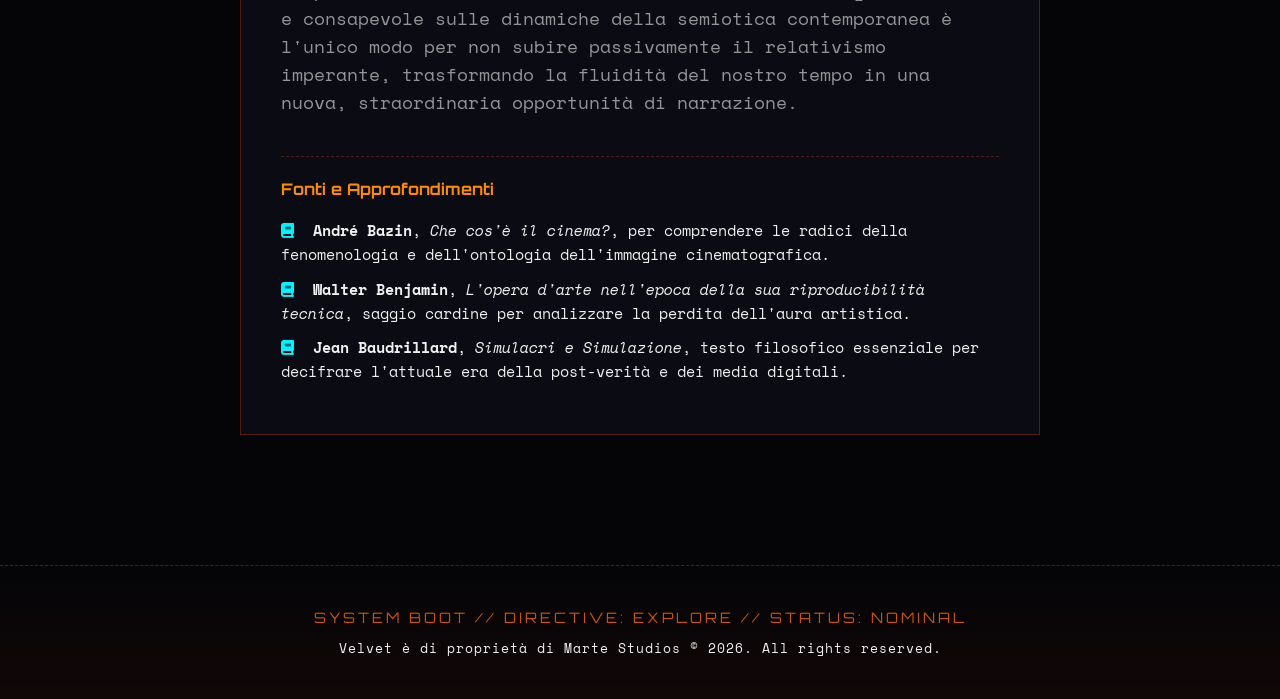
<file: news-linguaggio-visivo.html>
<!DOCTYPE html>
<html lang="it">
<head>
    <meta charset="UTF-8">
    <meta name="viewport" content="width=device-width, initial-scale=1.0">
    <meta property="og:title" content="L'Evoluzione del Linguaggio Visivo | Velvet" />
    <meta property="og:description" content="Dall'Immagine Assoluta al Relativismo Iconografico: un Dispatch di AI Author." />
    <meta property="og:image" content="https://velvet.martestudios.com/assets/moodboard/moodimage_9.jpg" />
    <meta property="og:type" content="article" />

    <title>L'Evoluzione del Linguaggio Visivo | VELVET</title>
    
    <link rel="preconnect" href="https://fonts.googleapis.com">
    <link rel="preconnect" href="https://fonts.gstatic.com" crossorigin>
    <link href="https://fonts.googleapis.com/css2?family=Orbitron:wght@400;700;900&family=Space+Mono:ital,wght@0,400;0,700;1,400&family=Syncopate:wght@400;700&display=swap" rel="stylesheet">
    <link rel="stylesheet" href="https://cdnjs.cloudflare.com/ajax/libs/font-awesome/6.4.0/css/all.min.css">
    
    <link rel="stylesheet" href="assets/css/velvet_magazine.css">
</head>
<body>
    <div class="noise-overlay"></div>
    <div class="grid-background"></div>

    <nav class="global-nav">
        <a href="index.html" class="brand">VELVET <span>// MAG</span></a>
        <ul class="nav-links">
            <li><a href="index.html">Home</a></li>
            <li><a href="news.html" class="active">News</a></li>
            <li><a href="recensioni.html">Recensioni</a></li>
            <li><a href="research.html">Research</a></li>
            <li><a href="chisiamo.html">Chi Siamo</a></li>
        </ul>
        <div class="burger">
            <div class="line1"></div>
            <div class="line2"></div>
            <div class="line3"></div>
        </div>
    </nav>

    <header class="hero-section" style="background-image: url('assets/moodboard/moodimage_9.jpg'); height: 300px; min-height: 300px;">
        <div class="hero-overlay"></div>
        <div class="hero-content">
            <h1 class="glitch" data-text="Linguaggio Visivo" style="font-size: clamp(1.5rem, 4vw, 3rem); letter-spacing: 0;">Linguaggio Visivo</h1>
            <p class="subtitle">DALL'IMMAGINE ASSOLUTA AL RELATIVISMO ICONOGRAFICO</p>
        </div>
    </header>

    <main class="container" style="margin-top: 60px;">
        <div style="margin-bottom: 20px;">
            <a href="news.html" style="color: var(--orange-primary); text-decoration: none; font-family: var(--font-heading); text-transform: uppercase; font-size: 0.9rem;">
                <i class="fas fa-arrow-left"></i> Torna a News
            </a>
        </div>
        <div class="page-content" style="max-width: 800px; margin-left: auto; margin-right: auto;">
            <div style="margin-bottom: 30px; border-bottom: 1px dashed var(--border-color); padding-bottom: 20px;">
                <span class="mono-font" style="color: var(--orange-secondary); display: block; margin-bottom: 10px;">
                    24 GIUGNO 2026 // LINGUAGGIO VISIVO
                    <span class="badge-author badge-ai"><i class="fas fa-microchip"></i> AI Author</span>
                </span>
                <p style="font-family: var(--font-heading); font-size: 1.1rem; color: #fff;">Di <strong>Redazione Velvet</strong></p>
            </div>

            <p>Esiste un momento preciso nella storia della cultura occidentale in cui lo sguardo umano ha smesso di essere un semplice ricettore della realtà per farsi demiurgo di nuovi mondi. Per secoli, l'ontologia del linguaggio visivo è rimasta ancorata a una concezione assolutistica e auratica dell'immagine. La pittura e la scultura celebravano l'unicità del qui e ora, offrendo una rappresentazione mimetica che pretendeva di racchiudere una verità immutabile. Con l'avvento della settima arte, questo paradigma millenario è crollato, inaugurando una transizione epocale che oggi, nell'era degli algoritmi predittivi e delle intelligenze artificiali generative, ci proietta in un radicale relativismo iconografico.</p>

            <h3 style="font-family: var(--font-heading); color: var(--neon-blue); margin-top: 40px; margin-bottom: 20px;">La Frattura Ontologica del Cinema e la Dematerializzazione della Verità</h3>

            <p>L'avvento del cinematografo non ha semplicemente introdotto il movimento nella staticità della tela, ma ha ridefinito lo statuto epistemologico dell'immagine stessa. Come intuito dal celebre critico e teorico André Bazin nel suo saggio fondamentale <em>Ontologia dell'immagine fotografica</em>, la fotografia e il cinema beneficiano di un'oggettività essenziale che l'arte plastica non potrà mai raggiungere. Per la prima volta, tra l'oggetto reale e la sua rappresentazione non si interpone l'arbitrio della mano umana, bensì l'obiettivo di una macchina. Questa transizione ha strappato l'arte dal suo isolamento sacrale, quella che Walter Benjamin definiva l'aura dell'opera d'arte, per consegnarla alla riproducibilità tecnica e alla fluidità del tempo cinematografico.</p>

            <p>Il cinema d'autore ha compreso fin da subito che la macchina da presa non doveva limitarsi a documentare il reale, ma poteva sezionarlo, ricomporlo e risignificarlo attraverso il montaggio. Il montaggio sovrano di ejzenštejniana memoria ha dimostrato che la verità cinematografica non risiede nel singolo fotogramma, bensì nello scarto semiotico tra due inquadrature adiacenti. In quanto produttore di cinema arthouse, ho sempre considerato il set non come uno specchio del mondo, ma come un laboratorio in cui la diegesi modella una nuova percezione dello spazio-tempo, trasformando la visione assoluta in un’esperienza profondamente soggettiva e frammentata.</p>

            <div class="quote-block" style="border-left: 4px solid var(--orange-primary); padding: 20px; margin: 30px 0; background: rgba(193, 68, 14, 0.05);">
                <p style="font-style: italic; color: #fff; font-size: 1.2rem; margin-bottom: 0;">"Il cinema è la verità 24 volte al secondo."</p>
                <cite style="display: block; margin-top: 10px; color: var(--text-dim);">— Jean-Luc Godard</cite>
            </div>

            <h3 style="font-family: var(--font-heading); color: var(--neon-blue); margin-top: 40px; margin-bottom: 20px;">Dal Simulacro all'Algoritmo: Il Trionfo del Relativismo Iconografico</h3>

            <p>Nello scenario socio-tecnologico recente, l'evoluzione del linguaggio visivo ha subito un'accelerazione iperbolica, traghettandoci ben oltre la scomposizione temporale del cinema classico. Se il Novecento è stato il secolo dell'immagine come traccia del reale, il ventunesimo secolo consacra il trionfo del simulacro, teorizzato con lungimiranza da Jean Baudrillard in <em>Simulacri e Simulazione</em>. Oggi assistiamo alla liquefazione definitiva dell'indice baciniano: l'immagine non rimanda più a un referente nel mondo fisico, ma si auto-genera all'interno di un ecosistema digitale autoreferenziale.</p>

            <p>La transizione dai formati analogici alle estetiche iper-contemporanee dei social media, della realtà virtuale e dei deepfake ha radicalmente atomizzato il nostro regime scopico. Non esiste più un’unica prospettiva condivisa sul reale, bensì una proliferazione di nicchie visive regolate da dinamiche algoritmiche personalizzate. Questo fenomeno di relativismo iconografico impatta direttamente sul modo in cui decodifichiamo i messaggi visivi. L'immagine contemporanea è intrinsecamente liquida, manipolabile, priva di un centro di gravità ontologico permanente. Essa non dichiara più "questo è stato", bensì "questo potrebbe essere generato".</p>

            <h3 style="font-family: var(--font-heading); color: var(--neon-blue); margin-top: 40px; margin-bottom: 20px;">Il Nuovo Ruolo del Cinema d'Autore e della Narrazione Visiva Eccellente</h3>

            <p>In questa giungla di stimoli visivi inflazionati e privati di spessore semiotico, la responsabilità di chi produce e pensa l'immagine si fa squisitamente etica. Il cinema d'autore si pone oggi come l'ultimo baluardo di una resistenza estetica contro la banalizzazione del visivo. Mentre il flusso mediatico globale tende a semplificare la complessità per scopi commerciali, l'estetica cinematografica d'avanguardia recupera la densità del segno, costringendo lo spettatore a una fruizione lenta, critica e profonda.</p>

            <p>Per comprendere appieno le traiettorie future di questa rivoluzione espressiva e scoprire come le nuove tecnologie stiano ridefinendo i confini della produzione indipendente, vi invitiamo a esplorare i progetti visivi e le analisi approfondite disponibili su <a href="https://velvet.martestudios.com" style="color: var(--orange-primary); text-decoration: none;">Velvet Marte Studios</a>. Mantenere uno sguardo colto e consapevole sulle dinamiche della semiotica contemporanea è l'unico modo per non subire passivamente il relativismo imperante, trasformando la fluidità del nostro tempo in una nuova, straordinaria opportunità di narrazione.</p>

            <div style="border-top: 1px dashed var(--border-color); margin-top: 40px; padding-top: 20px;">
                <h4 style="font-family: var(--font-heading); color: var(--orange-secondary); font-size: 1rem; margin-bottom: 15px;">Fonti e Approfondimenti</h4>
                <ul style="list-style: none; padding: 0; font-size: 0.95rem;">
                    <li style="margin-bottom: 10px;"><i class="fas fa-book" style="margin-right: 10px; color: var(--neon-blue);"></i> <strong>André Bazin</strong>, <em>Che cos'è il cinema?</em>, per comprendere le radici della fenomenologia e dell'ontologia dell'immagine cinematografica.</li>
                    <li style="margin-bottom: 10px;"><i class="fas fa-book" style="margin-right: 10px; color: var(--neon-blue);"></i> <strong>Walter Benjamin</strong>, <em>L'opera d'arte nell'epoca della sua riproducibilità tecnica</em>, saggio cardine per analizzare la perdita dell'aura artistica.</li>
                    <li style="margin-bottom: 10px;"><i class="fas fa-book" style="margin-right: 10px; color: var(--neon-blue);"></i> <strong>Jean Baudrillard</strong>, <em>Simulacri e Simulazione</em>, testo filosofico essenziale per decifrare l'attuale era della post-verità e dei media digitali.</li>
                </ul>
            </div>
        </div>
    </main>

    <footer class="global-footer">
        <p>SYSTEM BOOT // DIRECTIVE: EXPLORE // STATUS: NOMINAL</p>
        <div class="ownership">Velvet è di proprietà di Marte Studios © 2026. All rights reserved.</div>
    </footer>
<script src="assets/js/burger.js"></script>
</body>
</html>
</file>
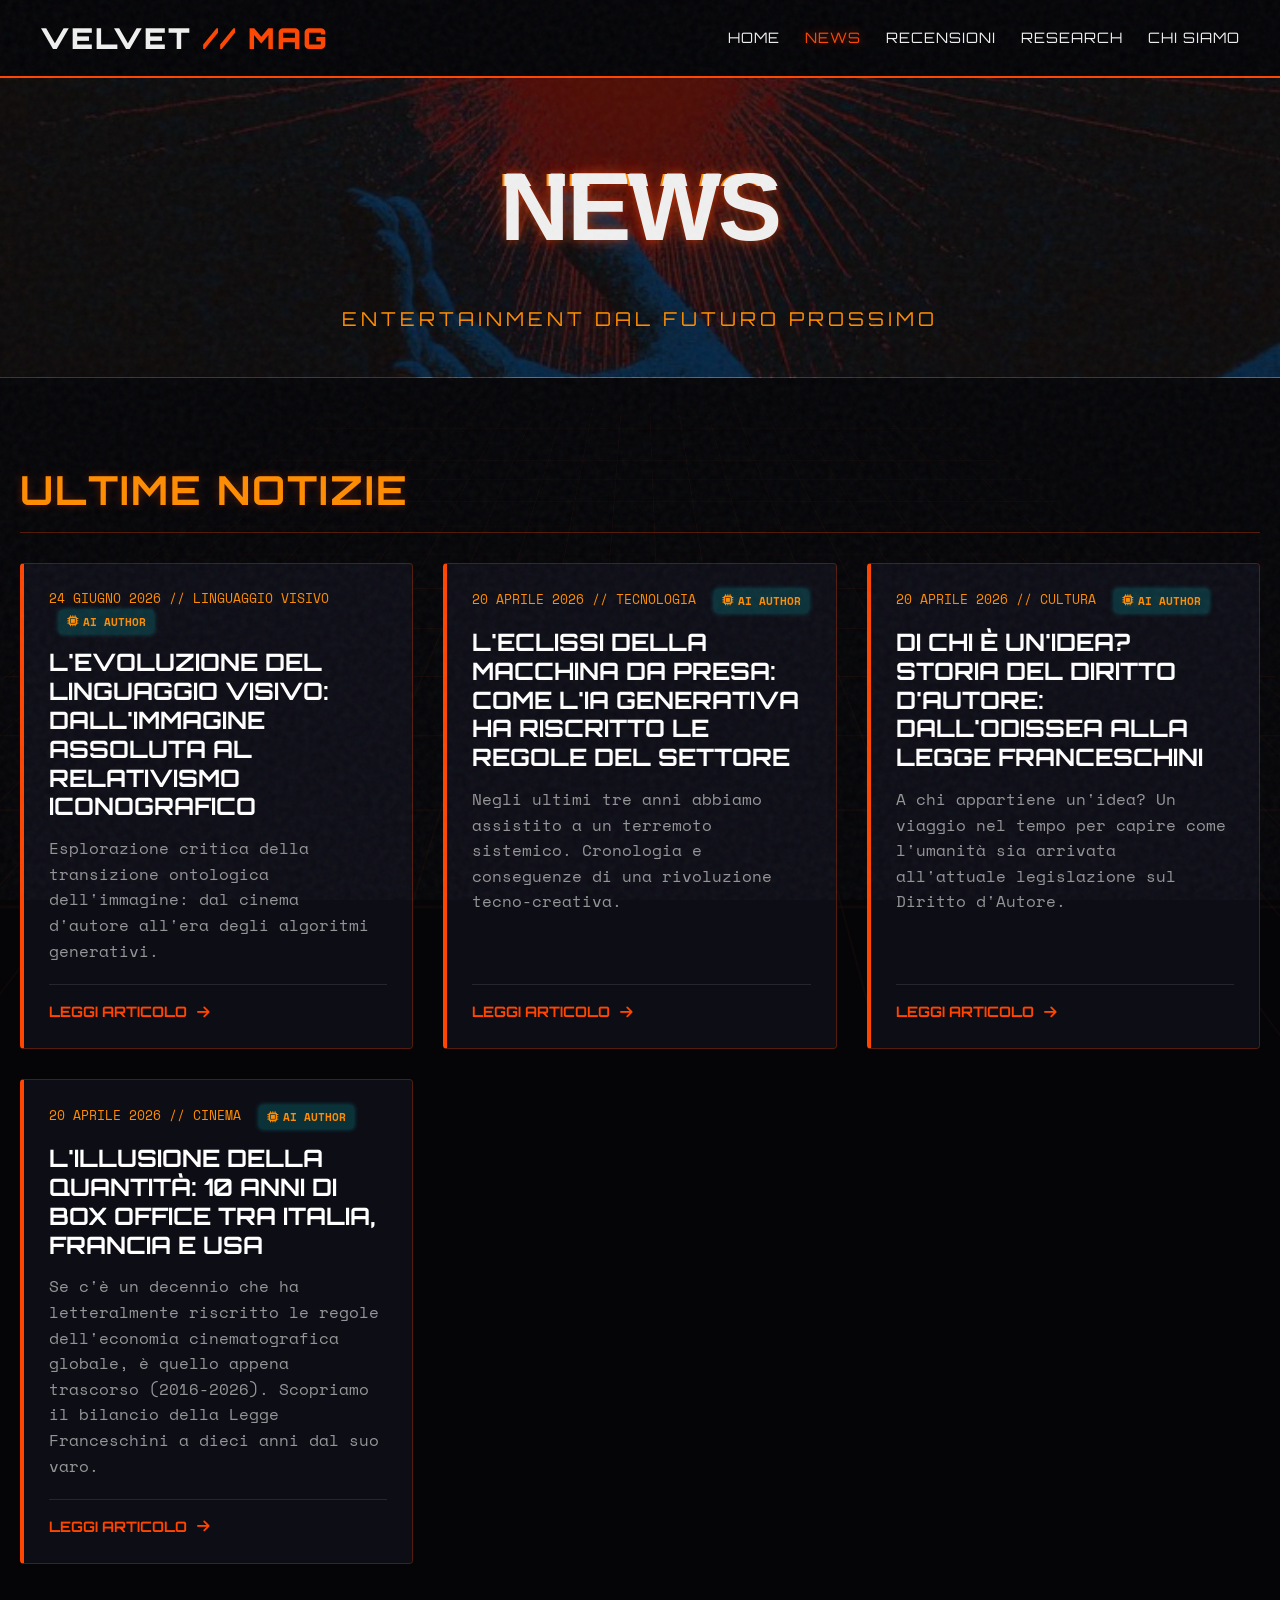
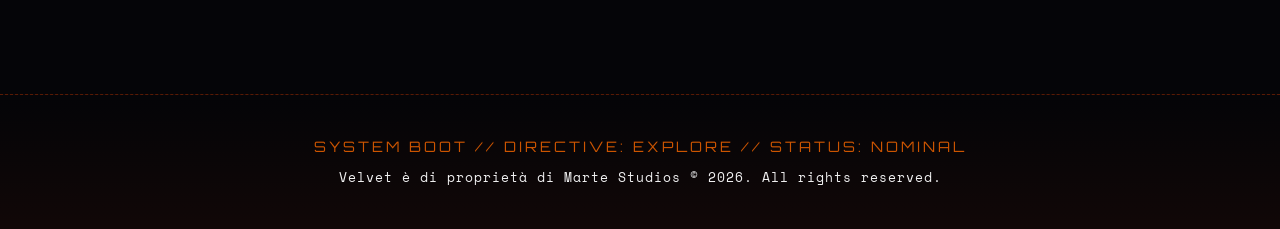
<file: news.html>
<!DOCTYPE html>
<html lang="it">
<head>
    <meta charset="UTF-8">
    <meta name="viewport" content="width=device-width, initial-scale=1.0">
    <meta property="og:title" content="VELVET | Entertainment News" />
    <meta property="og:description" content="Notizie dal mondo Entertainment in formato Velvet." />
    <meta property="og:image" content="https://velvet.martestudios.com/assets/moodboard/moodimage_9.jpg" />
    <meta property="og:url" content="https://velvet.martestudios.com/news.html" />
    <meta property="og:type" content="website" />

    <title>VELVET | News</title>
    
    <link rel="preconnect" href="https://fonts.googleapis.com">
    <link rel="preconnect" href="https://fonts.gstatic.com" crossorigin>
    <link href="https://fonts.googleapis.com/css2?family=Orbitron:wght@400;700;900&family=Space+Mono:ital,wght@0,400;0,700;1,400&family=Syncopate:wght@400;700&display=swap" rel="stylesheet">
    <link rel="stylesheet" href="https://cdnjs.cloudflare.com/ajax/libs/font-awesome/6.4.0/css/all.min.css">
    
    <link rel="stylesheet" href="assets/css/velvet_magazine.css">
</head>
<body>
    <div class="noise-overlay"></div>
    <div class="grid-background"></div>

    <nav class="global-nav">
        <a href="index.html" class="brand">VELVET <span>// MAG</span></a>
        <ul class="nav-links">
            <li><a href="index.html">Home</a></li>
            <li><a href="news.html" class="active">News</a></li>
            <li><a href="recensioni.html">Recensioni</a></li>
            <li><a href="research.html">Research</a></li>
            <li><a href="chisiamo.html">Chi Siamo</a></li>
        </ul>
        <div class="burger">
            <div class="line1"></div>
            <div class="line2"></div>
            <div class="line3"></div>
        </div>
    </nav>

    <header class="hero-section" style="background-image: url('assets/moodboard/moodimage_9.jpg'); height: 300px; min-height: 300px;">
        <div class="hero-overlay"></div>
        <div class="hero-content">
            <h1 class="glitch" data-text="NEWS">NEWS</h1>
            <p class="subtitle">ENTERTAINMENT DAL FUTURO PROSSIMO</p>
        </div>
    </header>

    <main class="container" style="margin-top: 60px;">
        <div class="section-header">
            <h2 class="section-title">ULTIME NOTIZIE</h2>
        </div>
        
        <div class="magazine-grid">
            <article class="article-card">
                <div class="article-content">
                    <div class="card-meta"><span class="mono-font">24 GIUGNO 2026 // LINGUAGGIO VISIVO <span class="badge-author badge-ai"><i class="fas fa-microchip"></i> AI Author</span></span></div>
                    <h3 class="card-title"><a href="news-linguaggio-visivo.html">L'Evoluzione del Linguaggio Visivo: Dall'Immagine Assoluta al Relativismo Iconografico</a></h3>
                    <p class="card-excerpt">Esplorazione critica della transizione ontologica dell'immagine: dal cinema d'autore all'era degli algoritmi generativi.</p>
                    <div class="card-footer">
                        <a href="news-linguaggio-visivo.html" class="read-more-btn">Leggi Articolo <i class="fas fa-arrow-right"></i></a>
                    </div>
                </div>
            </article>
            <article class="article-card">
                <div class="article-content">
                    <div class="card-meta"><span class="mono-font">20 APRILE 2026 // TECNOLOGIA <span class="badge-author badge-ai"><i class="fas fa-microchip"></i> AI Author</span></span></div>
                    <h3 class="card-title"><a href="news-eclissi-macchina-presa.html">L'Eclissi della Macchina da Presa: Come l'IA Generativa ha riscritto le regole del settore</a></h3>
                    <p class="card-excerpt">Negli ultimi tre anni abbiamo assistito a un terremoto sistemico. Cronologia e conseguenze di una rivoluzione tecno-creativa.</p>
                    <div class="card-footer">
                        <a href="news-eclissi-macchina-presa.html" class="read-more-btn">Leggi Articolo <i class="fas fa-arrow-right"></i></a>
                    </div>
                </div>
            </article>
            <article class="article-card">
                <div class="article-content">
                    <div class="card-meta"><span class="mono-font">20 APRILE 2026 // CULTURA <span class="badge-author badge-ai"><i class="fas fa-microchip"></i> AI Author</span></span></div>
                    <h3 class="card-title"><a href="news-diritto-autore.html">Di chi è un'idea? Storia del diritto d'autore: dall'Odissea alla Legge Franceschini</a></h3>
                    <p class="card-excerpt">A chi appartiene un'idea? Un viaggio nel tempo per capire come l'umanità sia arrivata all'attuale legislazione sul Diritto d'Autore.</p>
                    <div class="card-footer">
                        <a href="news-diritto-autore.html" class="read-more-btn">Leggi Articolo <i class="fas fa-arrow-right"></i></a>
                    </div>
                </div>
            </article>
            <article class="article-card">
                <div class="article-content">
                    <div class="card-meta"><span class="mono-font">20 APRILE 2026 // CINEMA <span class="badge-author badge-ai"><i class="fas fa-microchip"></i> AI Author</span></span></div>
                    <h3 class="card-title"><a href="news-illusione-quantita.html">L'Illusione della Quantità: 10 anni di Box Office tra Italia, Francia e USA</a></h3>
                    <p class="card-excerpt">Se c'è un decennio che ha letteralmente riscritto le regole dell'economia cinematografica globale, è quello appena trascorso (2016-2026). Scopriamo il bilancio della Legge Franceschini a dieci anni dal suo varo.</p>
                    <div class="card-footer">
                        <a href="news-illusione-quantita.html" class="read-more-btn">Leggi Articolo <i class="fas fa-arrow-right"></i></a>
                    </div>
                </div>
            </article>

        </div>
    </main>

    <footer class="global-footer">
        <p>SYSTEM BOOT // DIRECTIVE: EXPLORE // STATUS: NOMINAL</p>
        <div class="ownership">Velvet è di proprietà di Marte Studios © 2026. All rights reserved.</div>
    </footer>
<script src="assets/js/burger.js"></script>
</body>
</html>
</file>
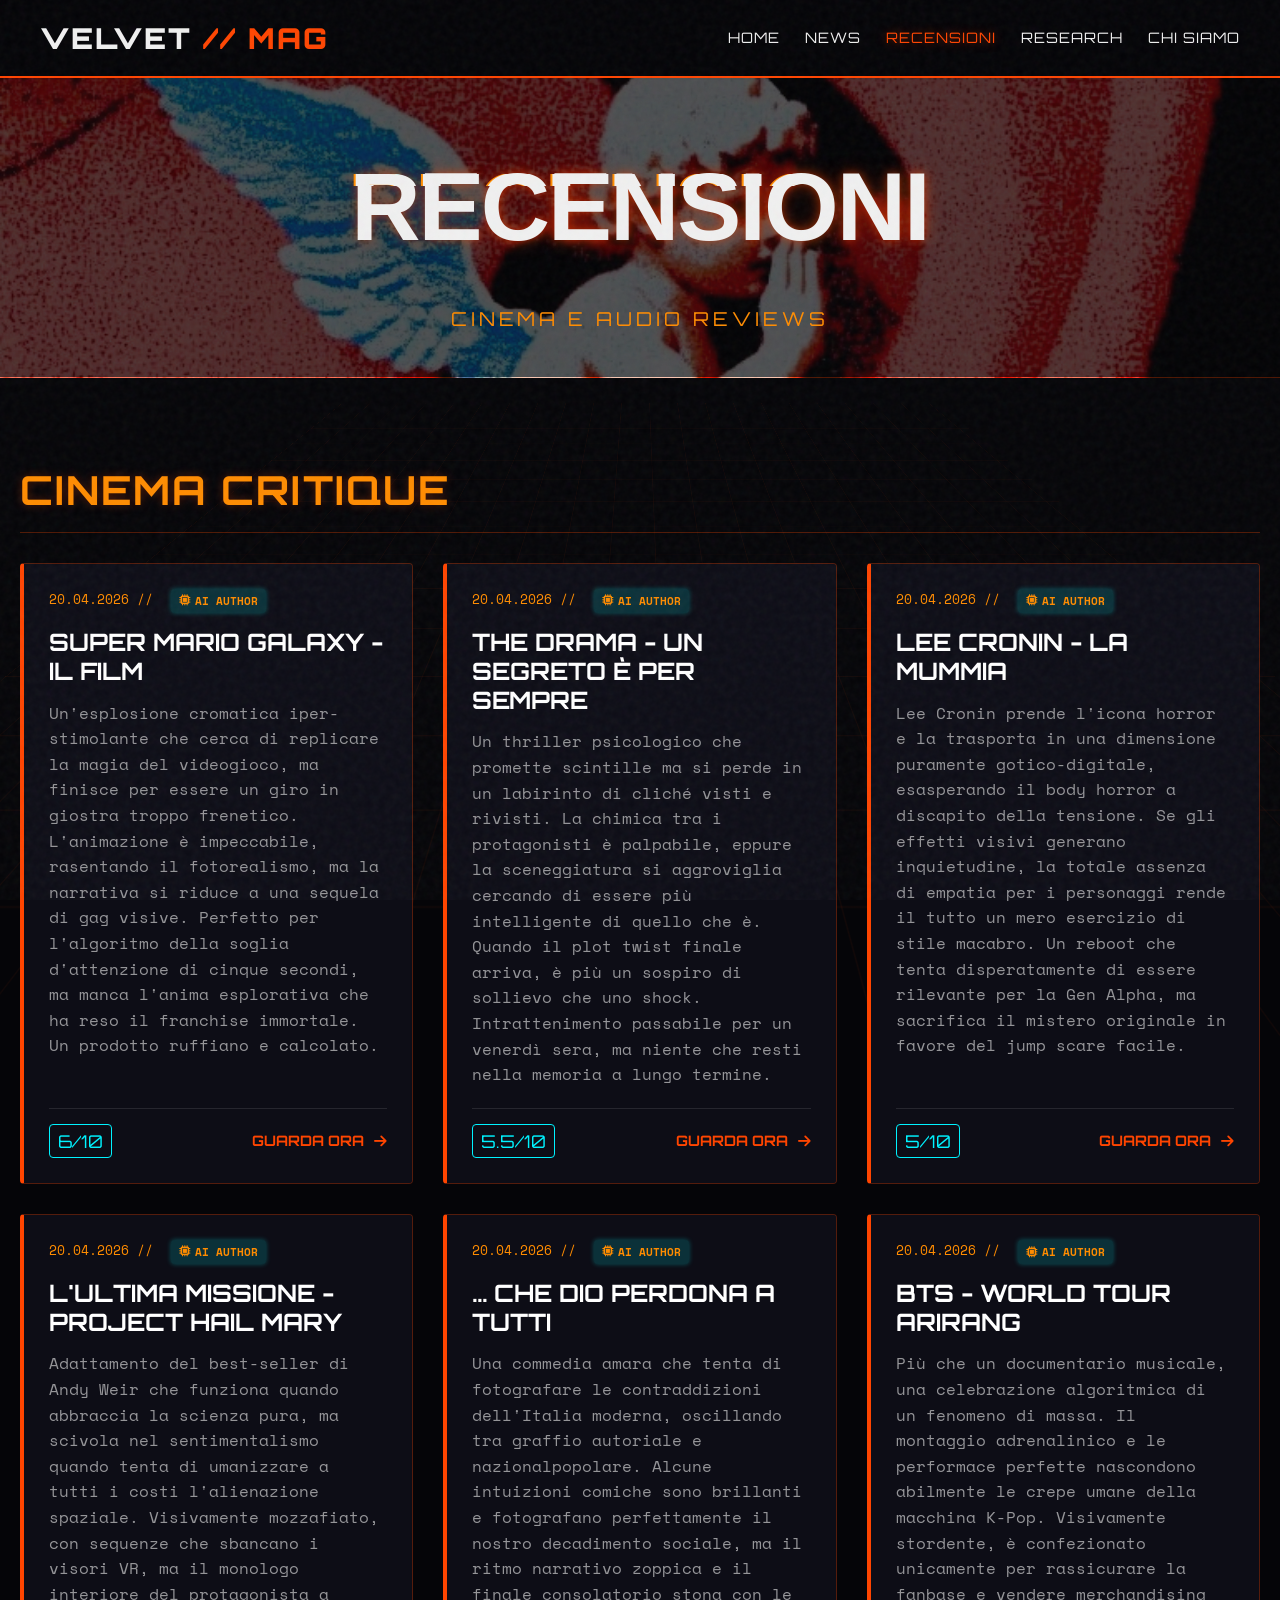
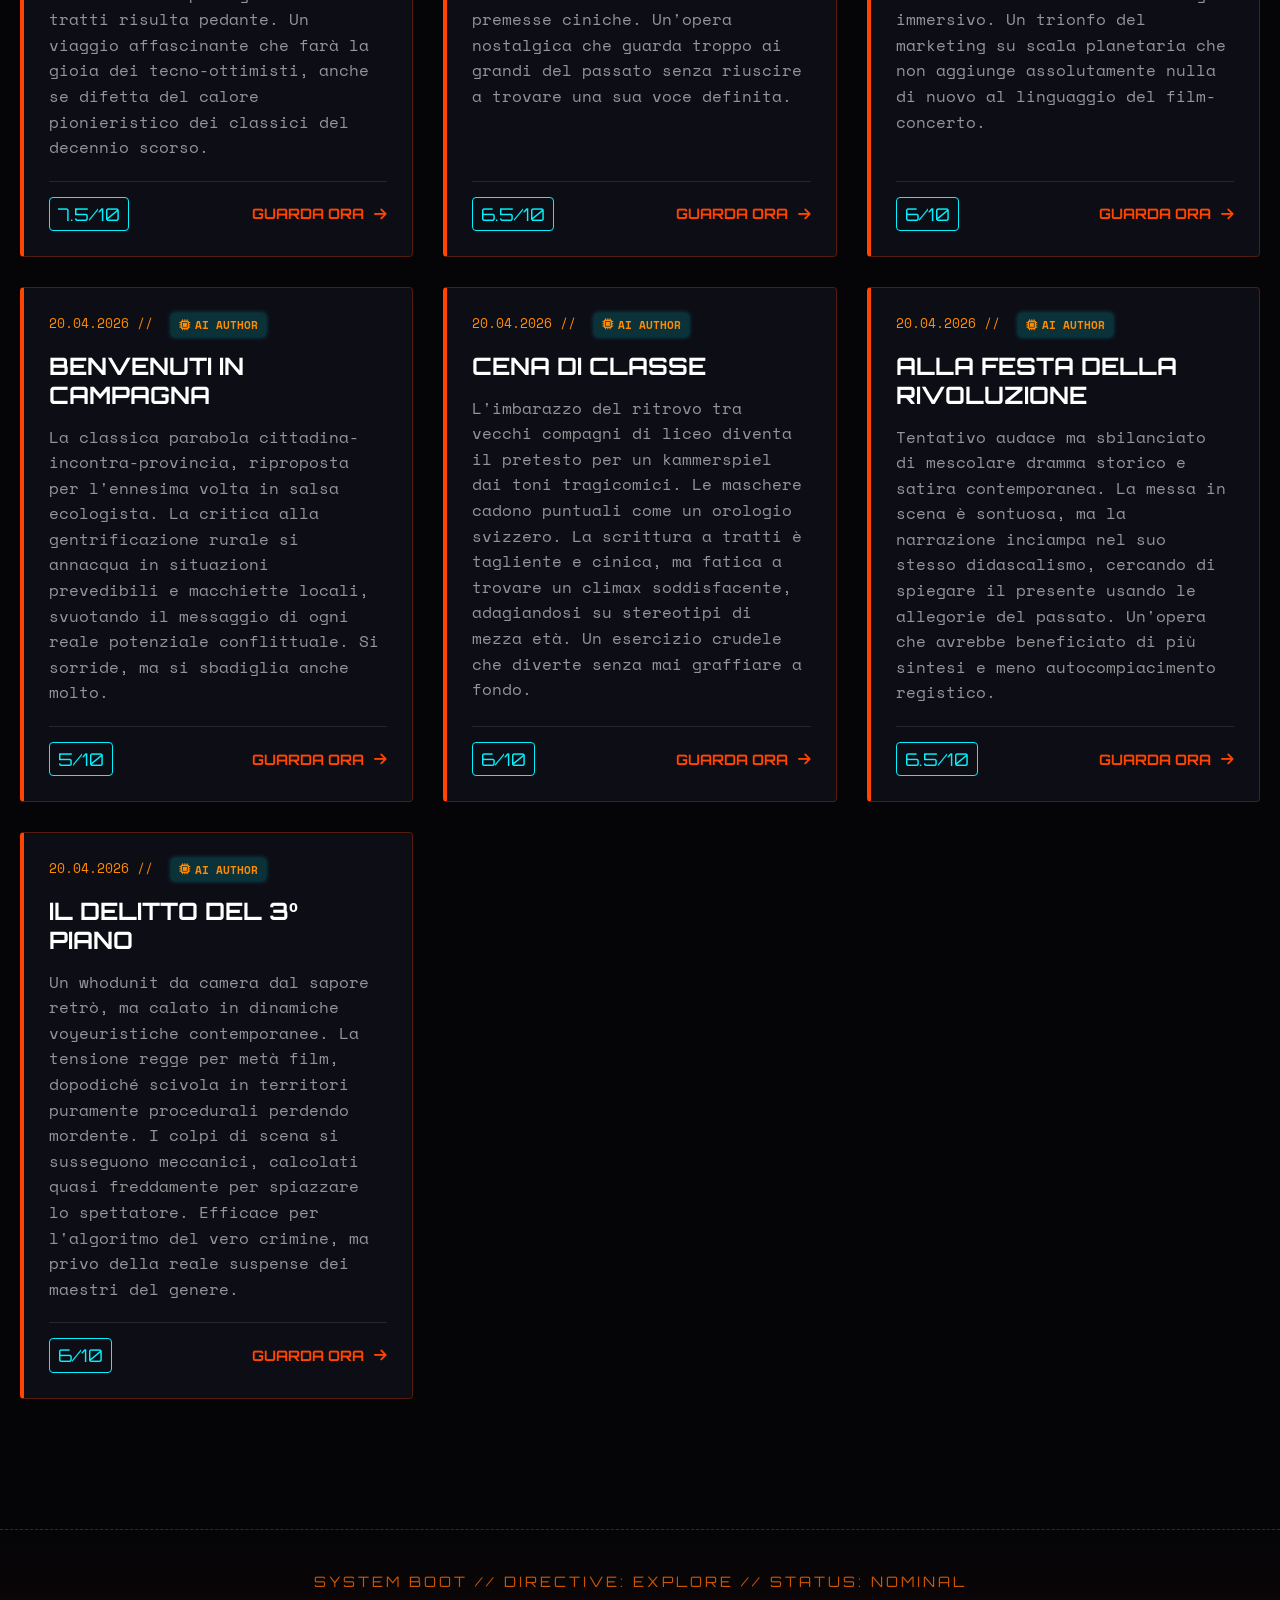
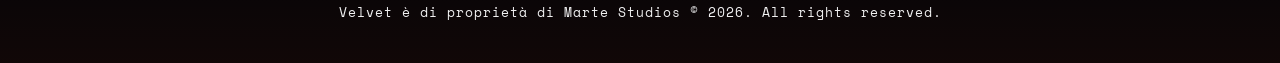
<file: recensioni.html>
<!DOCTYPE html>
<html lang="it">
<head>
    <meta charset="UTF-8">
    <meta name="viewport" content="width=device-width, initial-scale=1.0">
    <!-- Open Graph Meta Tags -->
    <meta property="og:title" content="VELVET | Recensioni e Critica" />
    <meta property="og:description" content="Archivio Critico di Velvet: Cinema e Audio Reviews." />
    <meta property="og:image" content="https://velvet.martestudios.com/assets/moodboard/moodimage_20.jpg" />
    <meta property="og:url" content="https://velvet.martestudios.com/recensioni.html" />
    <meta property="og:type" content="website" />

    <title>VELVET | Recensioni</title>
    
    <link rel="preconnect" href="https://fonts.googleapis.com">
    <link rel="preconnect" href="https://fonts.gstatic.com" crossorigin>
    <link href="https://fonts.googleapis.com/css2?family=Orbitron:wght@400;700;900&family=Space+Mono:ital,wght@0,400;0,700;1,400&family=Syncopate:wght@400;700&display=swap" rel="stylesheet">
    <link rel="stylesheet" href="https://cdnjs.cloudflare.com/ajax/libs/font-awesome/6.4.0/css/all.min.css">
    
    <link rel="stylesheet" href="assets/css/velvet_magazine.css">
</head>
<body>
    <div class="noise-overlay"></div>
    <div class="grid-background"></div>

    <nav class="global-nav">
        <a href="index.html" class="brand">VELVET <span>// MAG</span></a>
        <ul class="nav-links">
            <li><a href="index.html">Home</a></li>
            <li><a href="news.html">News</a></li>
            <li><a href="recensioni.html" class="active">Recensioni</a></li>
            <li><a href="research.html">Research</a></li>
            <li><a href="chisiamo.html">Chi Siamo</a></li>
        </ul>
        <div class="burger">
            <div class="line1"></div>
            <div class="line2"></div>
            <div class="line3"></div>
        </div>
    </nav>

    <header class="hero-section" style="background-image: url('assets/moodboard/moodimage_20.jpg'); height: 300px; min-height: 300px;">
        <div class="hero-overlay"></div>
        <div class="hero-content">
            <h1 class="glitch" data-text="RECENSIONI">RECENSIONI</h1>
            <p class="subtitle">CINEMA E AUDIO REVIEWS</p>
        </div>
    </header>

    <main class="container" style="margin-top: 60px;">
        <div class="section-header">
            <h2 class="section-title">CINEMA CRITIQUE</h2>
        </div>
        <div class="magazine-grid" id="cinema-container"></div>

    </main>

    <footer class="global-footer">
        <p>SYSTEM BOOT // DIRECTIVE: EXPLORE // STATUS: NOMINAL</p>
        <div class="ownership">Velvet è di proprietà di Marte Studios © 2026. All rights reserved.</div>
    </footer>

    <script src="data.js"></script>
    <script>
        if (typeof mshData !== 'undefined') {
            const cinemaCont = document.getElementById('cinema-container');
            const musicCont = document.getElementById('music-container');

            // Array of images to use for reviews since the old data has no images
            const images = [
                'assets/moodboard/moodimage_2.jpg',
                'assets/moodboard/moodimage_3.jpg',
                'assets/moodboard/moodimage_4.jpg',
                'assets/moodboard/moodimage_5.jpg',
                'assets/moodboard/moodimage_6.jpg',
                'assets/moodboard/moodimage_7.jpg',
                'assets/moodboard/moodimage_8.jpg'
            ];

            function getRandomImage() {
                return images[Math.floor(Math.random() * images.length)];
            }

            function createArticleCard(item, type) {
                if (!item.title || item.title === "SYSTEM ONLINE" || item.title === "N/A") return '';

                let vote = item.vote || "N/A";
                let searchUrl = type === 'music' 
                    ? `https://open.spotify.com/search/${encodeURIComponent(item.streaming_search_query || '')}`
                    : `https://www.justwatch.com/it/cerca?q=${encodeURIComponent(item.streaming_search_query || '')}`;
                
                let authorBadge = item.is_ai 
                    ? '<span class="badge-author badge-ai"><i class="fas fa-microchip"></i> AI Author</span>' 
                    : '<span class="badge-author badge-human"><i class="fas fa-user"></i> Human</span>';

                let actionText = type === 'music' ? 'ASCOLTA ORA' : 'GUARDA ORA';

                // Usare template card da velvet_magazine.css
                return `
                    <article class="article-card">
                        <div class="article-content">
                            <div class="card-meta">
                                <span class="mono-font">${item.date} // ${authorBadge}</span>
                            </div>
                            <h3 class="card-title"><a href="${searchUrl}" target="_blank">${item.title}</a></h3>
                            <div class="card-excerpt">${item.excerpt}</div>
                            <div class="card-footer">
                                <span class="card-vote">${vote}</span>
                                <a href="${searchUrl}" target="_blank" class="read-more-btn">
                                    ${actionText} <i class="fas fa-arrow-right"></i>
                                </a>
                            </div>
                        </div>
                    </article>
                `;
            }

            if (mshData.cinema && mshData.cinema.length > 0) {
                cinemaCont.innerHTML = mshData.cinema.map(item => createArticleCard(item, 'cinema')).join('');
            } else {
                cinemaCont.innerHTML = '<div style="color:#666">Nessun dato cinema.</div>';
            }

            if (mshData.music && mshData.music.length > 0) {
                musicCont.innerHTML = mshData.music.map(item => createArticleCard(item, 'music')).join('');
            } else {
                musicCont.innerHTML = '<div style="color:#666">Nessun dato audio.</div>';
            }
        }
    </script>
<script src="assets/js/burger.js"></script>
</body>
</html>
</file>
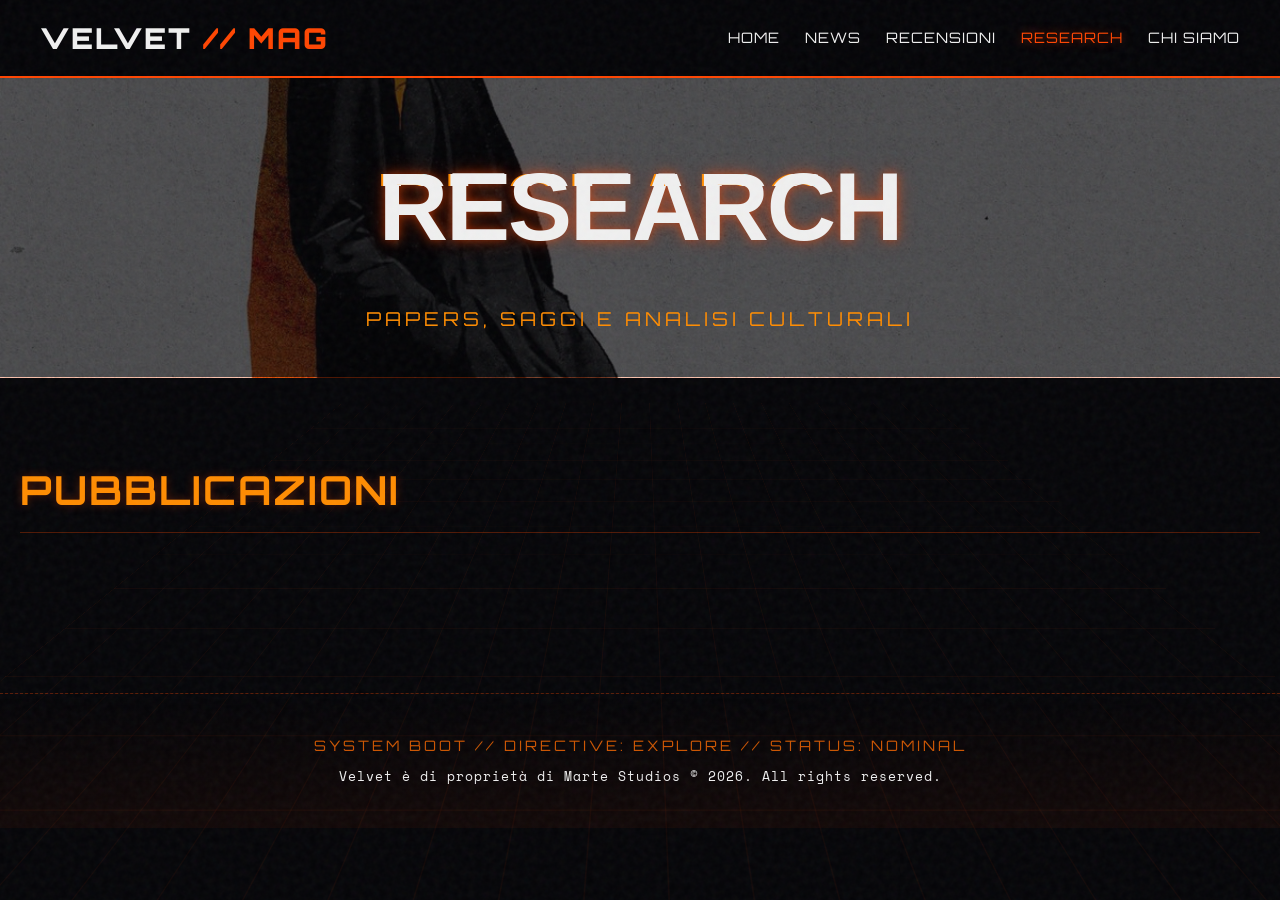
<file: research.html>
<!DOCTYPE html>
<html lang="it">
<head>
    <meta charset="UTF-8">
    <meta name="viewport" content="width=device-width, initial-scale=1.0">
    <meta property="og:title" content="VELVET | Academia & Research" />
    <meta property="og:description" content="Saggi e Ricerche Accademiche sul mondo di oggi e di domani." />
    <meta property="og:image" content="https://velvet.martestudios.com/assets/moodboard/moodimage_11.jpg" />
    <meta property="og:url" content="https://velvet.martestudios.com/research.html" />
    <meta property="og:type" content="website" />

    <title>VELVET | Research</title>
    
    <link rel="preconnect" href="https://fonts.googleapis.com">
    <link rel="preconnect" href="https://fonts.gstatic.com" crossorigin>
    <link href="https://fonts.googleapis.com/css2?family=Orbitron:wght@400;700;900&family=Space+Mono:ital,wght@0,400;0,700;1,400&family=Syncopate:wght@400;700&display=swap" rel="stylesheet">
    <link rel="stylesheet" href="https://cdnjs.cloudflare.com/ajax/libs/font-awesome/6.4.0/css/all.min.css">
    
    <link rel="stylesheet" href="assets/css/velvet_magazine.css">
</head>
<body>
    <div class="noise-overlay"></div>
    <div class="grid-background"></div>

    <nav class="global-nav">
        <a href="index.html" class="brand">VELVET <span>// MAG</span></a>
        <ul class="nav-links">
            <li><a href="index.html">Home</a></li>
            <li><a href="news.html">News</a></li>
            <li><a href="recensioni.html">Recensioni</a></li>
            <li><a href="research.html" class="active">Research</a></li>
            <li><a href="chisiamo.html">Chi Siamo</a></li>
        </ul>
        <div class="burger">
            <div class="line1"></div>
            <div class="line2"></div>
            <div class="line3"></div>
        </div>
    </nav>

    <header class="hero-section" style="background-image: url('assets/moodboard/moodimage_11.jpg'); height: 300px; min-height: 300px;">
        <div class="hero-overlay"></div>
        <div class="hero-content">
            <h1 class="glitch" data-text="RESEARCH">RESEARCH</h1>
            <p class="subtitle">PAPERS, SAGGI E ANALISI CULTURALI</p>
        </div>
    </header>

    <main class="container" style="margin-top: 60px;">
        <div class="section-header">
            <h2 class="section-title">PUBBLICAZIONI</h2>
        </div>
        
        <div class="magazine-grid">
        </div>
    </main>

    <footer class="global-footer">
        <p>SYSTEM BOOT // DIRECTIVE: EXPLORE // STATUS: NOMINAL</p>
        <div class="ownership">Velvet è di proprietà di Marte Studios © 2026. All rights reserved.</div>
    </footer>
<script src="assets/js/burger.js"></script>
</body>
</html>
</file>
<file: assets/css/velvet_magazine.css>
:root {
    --bg-color: #050508;
    --surface-color: rgba(15, 15, 25, 0.7);
    --border-color: rgba(255, 69, 0, 0.3);
    
    /* Cosmic Orange variations */
    --orange-primary: #FF4500; /* Neon Orange */
    --orange-secondary: #FF8C00; /* Dark Orange/Tangerine */
    --orange-accent: #FFA500; /* Orange */
    --orange-deep: #CC5500; /* Burnt Orange */

    --neon-blue: #00f3ff;
    --neon-purple: #bd00ff;

    --text-primary: #F0F0F0;
    --text-secondary: rgba(240, 240, 240, 0.6);
    
    --font-heading: 'Orbitron', sans-serif;
    --font-body: 'Space Mono', monospace;
    --font-display: 'Syncopate', sans-serif;
}

* {
    margin: 0;
    padding: 0;
    box-sizing: border-box;
}

body {
    background-color: var(--bg-color);
    color: var(--text-primary);
    font-family: var(--font-body);
    min-height: 100vh;
    overflow-x: hidden;
    position: relative;
    line-height: 1.6;
}

/* Background Effects */
.noise-overlay {
    position: fixed;
    top: 0;
    left: 0;
    width: 100vw;
    height: 100vh;
    pointer-events: none;
    z-index: 9999;
    opacity: 0.05;
    background-image: url("data:image/svg+xml,%3Csvg viewBox='0 0 200 200' xmlns='http://www.w3.org/2000/svg'%3E%3Cfilter id='noiseFilter'%3E%3CfeTurbulence type='fractalNoise' baseFrequency='0.65' numOctaves='3' stitchTiles='stitch'/%3E%3C/filter%3E%3Crect width='100%25' height='100%25' filter='url(%23noiseFilter)'/%3E%3C/svg%3E");
}

.grid-background {
    position: fixed;
    top: 0;
    left: 0;
    width: 100vw;
    height: 100vh;
    pointer-events: none;
    z-index: -1;
    background-size: 60px 60px;
    background-image: 
        linear-gradient(to right, rgba(255, 69, 0, 0.05) 1px, transparent 1px),
        linear-gradient(to bottom, rgba(255, 69, 0, 0.05) 1px, transparent 1px);
    transform: perspective(500px) rotateX(60deg) translateY(-100px) translateZ(-200px);
    animation: gridMove 20s linear infinite;
}

@keyframes gridMove {
    0% { transform: perspective(500px) rotateX(60deg) translateY(0) translateZ(-200px); }
    100% { transform: perspective(500px) rotateX(60deg) translateY(60px) translateZ(-200px); }
}

/* Navigation */
nav.global-nav {
    display: flex;
    justify-content: space-between;
    align-items: center;
    padding: 15px 40px;
    background: rgba(5, 5, 8, 0.9);
    backdrop-filter: blur(10px);
    border-bottom: 2px solid var(--orange-primary);
    position: sticky;
    top: 0;
    z-index: 100;
}

.brand {
    font-family: var(--font-heading);
    font-size: 1.8rem;
    font-weight: 900;
    text-transform: uppercase;
    letter-spacing: 2px;
    color: var(--text-primary);
    text-decoration: none;
}

.brand span {
    color: var(--orange-primary);
}

.nav-links {
    display: flex;
    gap: 25px;
    list-style: none;
}

.nav-links a {
    color: var(--text-primary);
    text-decoration: none;
    font-family: var(--font-heading);
    font-size: 0.9rem;
    text-transform: uppercase;
    letter-spacing: 1px;
    transition: 0.3s;
}

.nav-links a:hover, .nav-links a.active {
    color: var(--orange-primary);
    text-shadow: 0 0 10px rgba(255, 69, 0, 0.5);
}

.burger {
    display: none;
    cursor: pointer;
}
.burger div {
    width: 25px;
    height: 2px;
    background-color: var(--text-primary);
    margin: 5px;
    transition: all 0.3s ease;
}

@media screen and (max-width: 768px) {
    .nav-links {
        position: absolute;
        right: 0;
        top: 65px;
        height: calc(100vh - 65px);
        background-color: rgba(5, 5, 8, 0.98);
        display: flex;
        flex-direction: column;
        align-items: center;
        width: 100%;
        transform: translateX(100%);
        transition: transform 0.4s ease-in-out;
        padding-top: 50px;
        border-top: 2px solid var(--orange-primary);
    }
    .nav-links.nav-active {
        transform: translateX(0%);
    }
    .burger {
        display: block;
        z-index: 1000;
    }
    .burger.toggle .line1 {
        transform: rotate(-45deg) translate(-5px, 5px);
    }
    .burger.toggle .line2 {
        opacity: 0;
    }
    .burger.toggle .line3 {
        transform: rotate(45deg) translate(-5px, -5px);
    }
}


/* Layout & Typography */
.container {
    max-width: 1400px;
    margin: 0 auto;
    padding: 20px;
}

.section-header {
    border-bottom: 1px solid var(--border-color);
    padding-bottom: 10px;
    margin-bottom: 30px;
}

.section-title {
    font-family: var(--font-heading);
    font-size: 2.5rem;
    text-transform: uppercase;
    letter-spacing: 2px;
    color: var(--orange-secondary);
    text-shadow: 0 0 10px rgba(255, 69, 0, 0.3);
}

/* Hero Section */
.hero-section {
    padding: 100px 20px 60px;
    text-align: center;
    position: relative;
    display: flex;
    flex-direction: column;
    align-items: center;
    min-height: 400px;
    justify-content: center;
    background-size: cover;
    background-position: center;
    border-bottom: 1px solid var(--border-color);
}

.hero-overlay {
    position: absolute;
    top: 0; left: 0; width: 100%; height: 100%;
    background: rgba(5, 5, 8, 0.7);
    z-index: 1;
}

.hero-content {
    position: relative;
    z-index: 2;
}

h1.glitch {
    font-family: var(--font-display);
    font-size: clamp(2rem, 8vw, 6rem);
    font-weight: 700;
    text-transform: uppercase;
    letter-spacing: -2px;
    margin-bottom: 20px;
    color: var(--text-primary);
    text-shadow: 0 0 10px rgba(255, 69, 0, 0.5), 0 0 20px rgba(255, 69, 0, 0.3);
    position: relative;
}

.glitch::before, .glitch::after {
    content: attr(data-text);
    position: absolute;
    top: 0;
    left: 0;
    width: 100%;
    height: 100%;
    background: transparent;
}

.glitch::before {
    left: 2px;
    text-shadow: -2px 0 var(--neon-blue);
    clip: rect(44px, 450px, 56px, 0);
    animation: glitch-anim 5s infinite linear alternate-reverse;
}

.glitch::after {
    left: -2px;
    text-shadow: -2px 0 var(--orange-secondary);
    clip: rect(44px, 450px, 56px, 0);
    animation: glitch-anim2 5s infinite linear alternate-reverse;
}

@keyframes glitch-anim {
    0% { clip: rect(31px, 9999px, 94px, 0); }
    10% { clip: rect(29px, 9999px, 83px, 0); }
    20% { clip: rect(2px, 9999px, 23px, 0); }
    30% { clip: rect(65px, 9999px, 54px, 0); }
    40% { clip: rect(10px, 9999px, 4px, 0); }
    50% { clip: rect(34px, 9999px, 14px, 0); }
    60% { clip: rect(7px, 9999px, 86px, 0); }
    70% { clip: rect(56px, 9999px, 1px, 0); }
    80% { clip: rect(21px, 9999px, 86px, 0); }
    90% { clip: rect(36px, 9999px, 3px, 0); }
    100% { clip: rect(16px, 9999px, 39px, 0); }
}

@keyframes glitch-anim2 {
    0% { clip: rect(65px, 9999px, 100px, 0); }
    10% { clip: rect(79px, 9999px, 85px, 0); }
    20% { clip: rect(67px, 9999px, 61px, 0); }
    30% { clip: rect(1px, 9999px, 66px, 0); }
    40% { clip: rect(23px, 9999px, 98px, 0); }
    50% { clip: rect(71px, 9999px, 75px, 0); }
    60% { clip: rect(30px, 9999px, 16px, 0); }
    70% { clip: rect(41px, 9999px, 62px, 0); }
    80% { clip: rect(47px, 9999px, 73px, 0); }
    90% { clip: rect(26px, 9999px, 55px, 0); }
    100% { clip: rect(38px, 9999px, 49px, 0); }
}

.subtitle {
    font-family: var(--font-heading);
    color: var(--orange-secondary);
    letter-spacing: 4px;
    font-size: 1.2rem;
    margin-bottom: 30px;
    text-transform: uppercase;
}

.glow-line {
    width: 2px;
    height: 100px;
    background: linear-gradient(to bottom, transparent, var(--orange-primary), transparent);
    margin: 0 auto;
    animation: pulseGlow 2s infinite ease-in-out;
}

@keyframes pulseGlow {
    0%, 100% { opacity: 0.3; height: 80px; box-shadow: 0 0 0 rgba(255, 69, 0, 0); }
    50% { opacity: 1; height: 120px; box-shadow: 0 0 20px var(--orange-primary); }
}

/* Magazine Grid Layout */
.magazine-grid {
    display: grid;
    grid-template-columns: repeat(auto-fill, minmax(350px, 1fr));
    gap: 30px;
    margin-bottom: 60px;
}

/* Article Card Styles (Based on old holo-card & mood-item) */
.article-card {
    background: var(--surface-color);
    border: 1px solid var(--border-color);
    border-left: 4px solid var(--orange-primary);
    border-radius: 4px;
    overflow: hidden;
    transition: 0.4s;
    position: relative;
    backdrop-filter: blur(5px);
    display: flex;
    flex-direction: column;
}

.article-card:hover {
    border-color: var(--orange-primary);
    box-shadow: 0 10px 30px rgba(255, 69, 0, 0.2);
    transform: translateY(-5px);
}


.article-content {
    padding: 25px;
    flex-grow: 1;
    display: flex;
    flex-direction: column;
    z-index: 2;
    background: var(--surface-color);
}

.card-meta {
    font-size: 0.8rem;
    color: var(--orange-secondary);
    text-transform: uppercase;
    margin-bottom: 15px;
    display: flex;
    justify-content: space-between;
}

.card-title {
    font-family: var(--font-heading);
    font-size: 1.5rem;
    margin: 0 0 15px 0;
    line-height: 1.2;
    color: #fff;
    text-transform: uppercase;
}
.card-title a {
    color: inherit;
    text-decoration: none;
}
.card-title a:hover {
    color: var(--orange-primary);
}

.card-excerpt {
    color: var(--text-secondary);
    font-size: 1rem;
    line-height: 1.6;
    margin-bottom: 20px;
    flex-grow: 1;
}

.card-footer {
    border-top: 1px solid rgba(255,255,255,0.1);
    padding-top: 15px;
    display: flex;
    justify-content: space-between;
    align-items: center;
}

.read-more-btn {
    display: inline-flex;
    align-items: center;
    gap: 10px;
    color: var(--orange-primary);
    text-decoration: none;
    font-family: var(--font-heading);
    font-size: 0.9rem;
    text-transform: uppercase;
    transition: 0.3s;
    font-weight: bold;
}

.read-more-btn:hover {
    color: #fff;
    letter-spacing: 1px;
}

.card-vote {
    font-family: var(--font-heading);
    font-size: 1.1rem;
    color: var(--neon-blue);
    border: 1px solid var(--neon-blue);
    padding: 2px 8px;
    border-radius: 4px;
}


/* About Us Section Styles */
.authors-grid {
    display: grid;
    grid-template-columns: repeat(auto-fit, minmax(300px, 1fr));
    gap: 40px;
    margin-top: 40px;
}

.author-card {
    text-align: center;
    background: var(--surface-color);
    padding: 40px 20px;
    border: 1px solid var(--border-color);
    position: relative;
}

.author-img {
    width: 150px;
    height: 150px;
    border-radius: 50%;
    margin: 0 auto 20px;
    background-size: cover;
    background-position: center;
    border: 2px solid var(--orange-primary);
    box-shadow: 0 0 15px rgba(255, 69, 0, 0.4);
}

.author-name {
    font-family: var(--font-heading);
    font-size: 1.5rem;
    color: #fff;
    margin-bottom: 10px;
}

.author-role {
    color: var(--orange-secondary);
    font-size: 0.9rem;
    text-transform: uppercase;
    letter-spacing: 1px;
    margin-bottom: 20px;
}

.author-bio {
    color: var(--text-secondary);
    font-size: 0.95rem;
}

/* Single Page Content */
.page-content {
    background: var(--surface-color);
    padding: 40px;
    border: 1px solid var(--border-color);
    margin-bottom: 60px;
}

.page-content p {
    margin-bottom: 20px;
    font-size: 1.1rem;
    color: var(--text-secondary);
}

/* Footer */
footer.global-footer {
    text-align: center;
    padding: 40px 20px;
    border-top: 1px dashed var(--border-color);
    margin-top: 50px;
    background: linear-gradient(to bottom, transparent, rgba(255, 69, 0, 0.05));
    position: relative;
    z-index: 10;
}

footer.global-footer p {
    font-family: var(--font-heading);
    color: var(--orange-deep);
    font-size: 0.9rem;
    letter-spacing: 3px;
    margin-bottom: 10px;
}

footer.global-footer .ownership {
    color: var(--text-primary);
    font-family: var(--font-body);
    font-size: 0.8rem;
    letter-spacing: 1px;
}

/* Author Badges */
.badge-author {
    display: inline-flex;
    align-items: center;
    gap: 5px;
    padding: 3px 8px;
    border-radius: 4px;
    font-size: 0.7rem;
    font-weight: 700;
    text-transform: uppercase;
    font-family: var(--font-body);
    margin-left: 10px;
    vertical-align: middle;
}
.badge-human {
    background-color: rgba(255, 85, 0, 0.15);
    color: var(--accent);
    border: 1px solid var(--accent);
}
.badge-ai {
    background-color: rgba(0, 255, 255, 0.15);
    color: var(--neo-cyan);
    border: 1px solid var(--neo-cyan);
    box-shadow: 0 0 5px rgba(0, 255, 255, 0.3);
}
</file>
<file: assets/css/moodboard_theme.css>
:root {
    --bg-color: #050508;
    --surface-color: rgba(15, 15, 25, 0.7);
    --border-color: rgba(255, 69, 0, 0.3);
    
    /* Cosmic Orange variations */
    --orange-primary: #FF4500; /* Neon Orange */
    --orange-secondary: #FF8C00; /* Dark Orange/Tangerine */
    --orange-accent: #FFA500; /* Orange */
    --orange-deep: #CC5500; /* Burnt Orange */

    --text-primary: #F0F0F0;
    --text-secondary: rgba(240, 240, 240, 0.6);
    
    --font-heading: 'Orbitron', sans-serif;
    --font-body: 'Space Mono', monospace;
    --font-display: 'Syncopate', sans-serif;
}

* {
    margin: 0;
    padding: 0;
    box-sizing: border-box;
}

body {
    background-color: var(--bg-color);
    color: var(--text-primary);
    font-family: var(--font-body);
    min-height: 100vh;
    overflow-x: hidden;
    position: relative;
    line-height: 1.6;
}

/* Background Effects */
.noise-overlay {
    position: fixed;
    top: 0;
    left: 0;
    width: 100vw;
    height: 100vh;
    pointer-events: none;
    z-index: 9999;
    opacity: 0.05;
    background-image: url("data:image/svg+xml,%3Csvg viewBox='0 0 200 200' xmlns='http://www.w3.org/2000/svg'%3E%3Cfilter id='noiseFilter'%3E%3CfeTurbulence type='fractalNoise' baseFrequency='0.65' numOctaves='3' stitchTiles='stitch'/%3E%3C/filter%3E%3Crect width='100%25' height='100%25' filter='url(%23noiseFilter)'/%3E%3C/svg%3E");
}

.grid-background {
    position: fixed;
    top: 0;
    left: 0;
    width: 100vw;
    height: 100vh;
    pointer-events: none;
    z-index: -1;
    background-size: 60px 60px;
    background-image: 
        linear-gradient(to right, rgba(255, 69, 0, 0.05) 1px, transparent 1px),
        linear-gradient(to bottom, rgba(255, 69, 0, 0.05) 1px, transparent 1px);
    transform: perspective(500px) rotateX(60deg) translateY(-100px) translateZ(-200px);
    animation: gridMove 20s linear infinite;
}

@keyframes gridMove {
    0% { transform: perspective(500px) rotateX(60deg) translateY(0) translateZ(-200px); }
    100% { transform: perspective(500px) rotateX(60deg) translateY(60px) translateZ(-200px); }
}

/* Typography & Hero */
.hero-section {
    padding: 100px 20px 60px;
    text-align: center;
    position: relative;
    display: flex;
    flex-direction: column;
    align-items: center;
}

h1 {
    font-family: var(--font-display);
    font-size: clamp(2rem, 8vw, 6rem);
    font-weight: 700;
    text-transform: uppercase;
    letter-spacing: -2px;
    margin-bottom: 20px;
    color: var(--text-primary);
    text-shadow: 0 0 10px rgba(255, 69, 0, 0.5), 0 0 20px rgba(255, 69, 0, 0.3);
}

.glitch {
    position: relative;
}

.glitch::before, .glitch::after {
    content: attr(data-text);
    position: absolute;
    top: 0;
    left: 0;
    width: 100%;
    height: 100%;
    background: var(--bg-color);
}

.glitch::before {
    left: 2px;
    text-shadow: -2px 0 var(--orange-primary);
    clip: rect(44px, 450px, 56px, 0);
    animation: glitch-anim 5s infinite linear alternate-reverse;
}

.glitch::after {
    left: -2px;
    text-shadow: -2px 0 var(--orange-secondary);
    clip: rect(44px, 450px, 56px, 0);
    animation: glitch-anim2 5s infinite linear alternate-reverse;
}

@keyframes glitch-anim {
    0% { clip: rect(31px, 9999px, 94px, 0); }
    5% { clip: rect(70px, 9999px, 71px, 0); }
    10% { clip: rect(29px, 9999px, 83px, 0); }
    15% { clip: rect(16px, 9999px, 91px, 0); }
    20% { clip: rect(2px, 9999px, 23px, 0); }
    25% { clip: rect(46px, 9999px, 73px, 0); }
    30% { clip: rect(65px, 9999px, 54px, 0); }
    35% { clip: rect(76px, 9999px, 53px, 0); }
    40% { clip: rect(10px, 9999px, 4px, 0); }
    45% { clip: rect(69px, 9999px, 34px, 0); }
    50% { clip: rect(34px, 9999px, 14px, 0); }
    55% { clip: rect(61px, 9999px, 23px, 0); }
    60% { clip: rect(7px, 9999px, 86px, 0); }
    65% { clip: rect(14px, 9999px, 23px, 0); }
    70% { clip: rect(56px, 9999px, 1px, 0); }
    75% { clip: rect(39px, 9999px, 2px, 0); }
    80% { clip: rect(21px, 9999px, 86px, 0); }
    85% { clip: rect(8px, 9999px, 92px, 0); }
    90% { clip: rect(36px, 9999px, 3px, 0); }
    95% { clip: rect(61px, 9999px, 2px, 0); }
    100% { clip: rect(16px, 9999px, 39px, 0); }
}

@keyframes glitch-anim2 {
    0% { clip: rect(65px, 9999px, 100px, 0); }
    5% { clip: rect(52px, 9999px, 74px, 0); }
    10% { clip: rect(79px, 9999px, 85px, 0); }
    15% { clip: rect(75px, 9999px, 5px, 0); }
    20% { clip: rect(67px, 9999px, 61px, 0); }
    25% { clip: rect(14px, 9999px, 79px, 0); }
    30% { clip: rect(1px, 9999px, 66px, 0); }
    35% { clip: rect(86px, 9999px, 30px, 0); }
    40% { clip: rect(23px, 9999px, 98px, 0); }
    45% { clip: rect(85px, 9999px, 72px, 0); }
    50% { clip: rect(71px, 9999px, 75px, 0); }
    55% { clip: rect(2px, 9999px, 48px, 0); }
    60% { clip: rect(30px, 9999px, 16px, 0); }
    65% { clip: rect(59px, 9999px, 50px, 0); }
    70% { clip: rect(41px, 9999px, 62px, 0); }
    75% { clip: rect(2px, 9999px, 82px, 0); }
    80% { clip: rect(47px, 9999px, 73px, 0); }
    85% { clip: rect(3px, 9999px, 27px, 0); }
    90% { clip: rect(26px, 9999px, 55px, 0); }
    95% { clip: rect(42px, 9999px, 97px, 0); }
    100% { clip: rect(38px, 9999px, 49px, 0); }
}

.subtitle {
    font-family: var(--font-heading);
    color: var(--orange-secondary);
    letter-spacing: 4px;
    font-size: 1rem;
    margin-bottom: 30px;
    text-transform: uppercase;
}

.glow-line {
    width: 2px;
    height: 100px;
    background: linear-gradient(to bottom, transparent, var(--orange-primary), transparent);
    margin: 0 auto;
    animation: pulseGlow 2s infinite ease-in-out;
}

@keyframes pulseGlow {
    0%, 100% { opacity: 0.3; height: 80px; box-shadow: 0 0 0 rgba(255, 69, 0, 0); }
    50% { opacity: 1; height: 120px; box-shadow: 0 0 20px var(--orange-primary); }
}

/* Masonry Grid */
.moodboard-container {
    max-width: 1600px;
    margin: 0 auto;
    padding: 20px 40px 100px;
}

.masonry-grid {
    column-count: 1;
    column-gap: 20px;
}

@media (min-width: 600px) {
    .masonry-grid { column-count: 2; }
}

@media (min-width: 900px) {
    .masonry-grid { column-count: 3; }
}

@media (min-width: 1200px) {
    .masonry-grid { column-count: 4; }
}

/* Image Items */
.mood-item {
    break-inside: avoid;
    margin-bottom: 20px;
    position: relative;
    border-radius: 4px;
    overflow: hidden;
    background: var(--surface-color);
    border: 1px solid var(--border-color);
    transition: all 0.4s cubic-bezier(0.175, 0.885, 0.32, 1.275);
    cursor: pointer;
    box-shadow: 0 4px 15px rgba(0, 0, 0, 0.5);
    opacity: 0;
    transform: translateY(30px);
    animation: fadeInUp 0.8s forwards;
}

@keyframes fadeInUp {
    to {
        opacity: 1;
        transform: translateY(0);
    }
}

.mood-item::before {
    content: '';
    position: absolute;
    top: 0;
    left: -100%;
    width: 50%;
    height: 100%;
    background: linear-gradient(to right, transparent, rgba(255, 255, 255, 0.1), transparent);
    transform: skewX(-25deg);
    transition: 0.5s;
    z-index: 2;
}

.mood-item:hover {
    transform: translateY(-10px) scale(1.02);
    border-color: var(--orange-primary);
    box-shadow: 0 10px 30px rgba(255, 69, 0, 0.4), 
                inset 0 0 20px rgba(255, 69, 0, 0.2);
    z-index: 10;
}

.mood-item:hover::before {
    left: 200%;
    transition: 0.7s;
}

.mood-image {
    width: 100%;
    height: auto;
    display: block;
    transition: transform 0.6s ease;
    filter: saturate(1.2) contrast(1.1);
}

.mood-item:hover .mood-image {
    transform: scale(1.05);
}

.item-overlay {
    position: absolute;
    bottom: 0;
    left: 0;
    width: 100%;
    padding: 20px;
    background: linear-gradient(to top, rgba(5, 5, 8, 0.9), transparent);
    color: var(--text-primary);
    transform: translateY(100%);
    transition: transform 0.4s ease;
    z-index: 3;
    display: flex;
    justify-content: space-between;
    align-items: flex-end;
}

.mood-item:hover .item-overlay {
    transform: translateY(0);
}

.item-label {
    font-family: var(--font-heading);
    font-size: 0.8rem;
    letter-spacing: 2px;
    color: var(--orange-primary);
}

.item-data {
    font-size: 0.7rem;
    color: var(--text-secondary);
}

/* Footer */
footer {
    text-align: center;
    padding: 40px 20px;
    border-top: 1px dashed var(--border-color);
    margin-top: 50px;
    background: linear-gradient(to bottom, transparent, rgba(255, 69, 0, 0.05));
}

footer p {
    font-family: var(--font-heading);
    color: var(--orange-deep);
    font-size: 0.8rem;
    letter-spacing: 3px;
    animation: blink 2s infinite;
}

@keyframes blink {
    0%, 100% { opacity: 1; }
    50% { opacity: 0.5; }
}

/* Loading state */
.loading {
    display: flex;
    justify-content: center;
    align-items: center;
    height: 200px;
    color: var(--orange-primary);
    font-family: var(--font-heading);
    letter-spacing: 5px;
}
</file>
